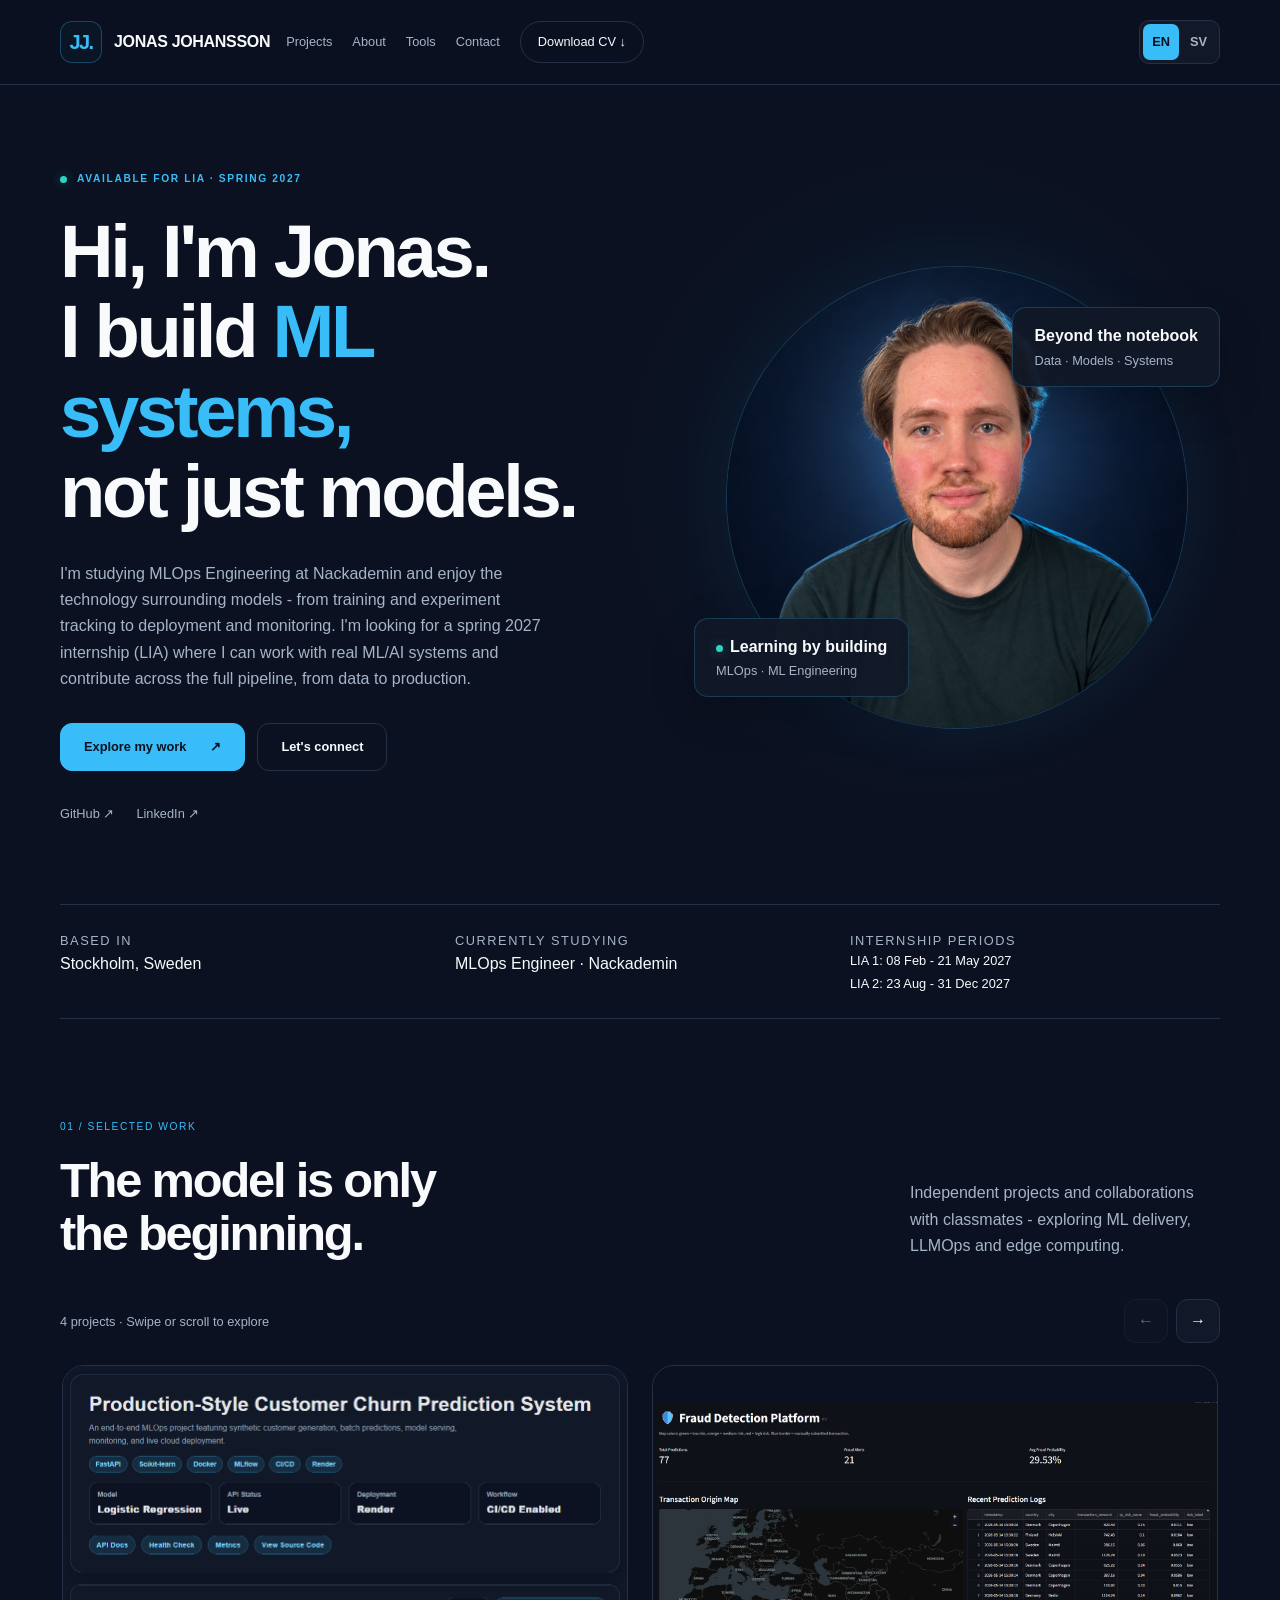
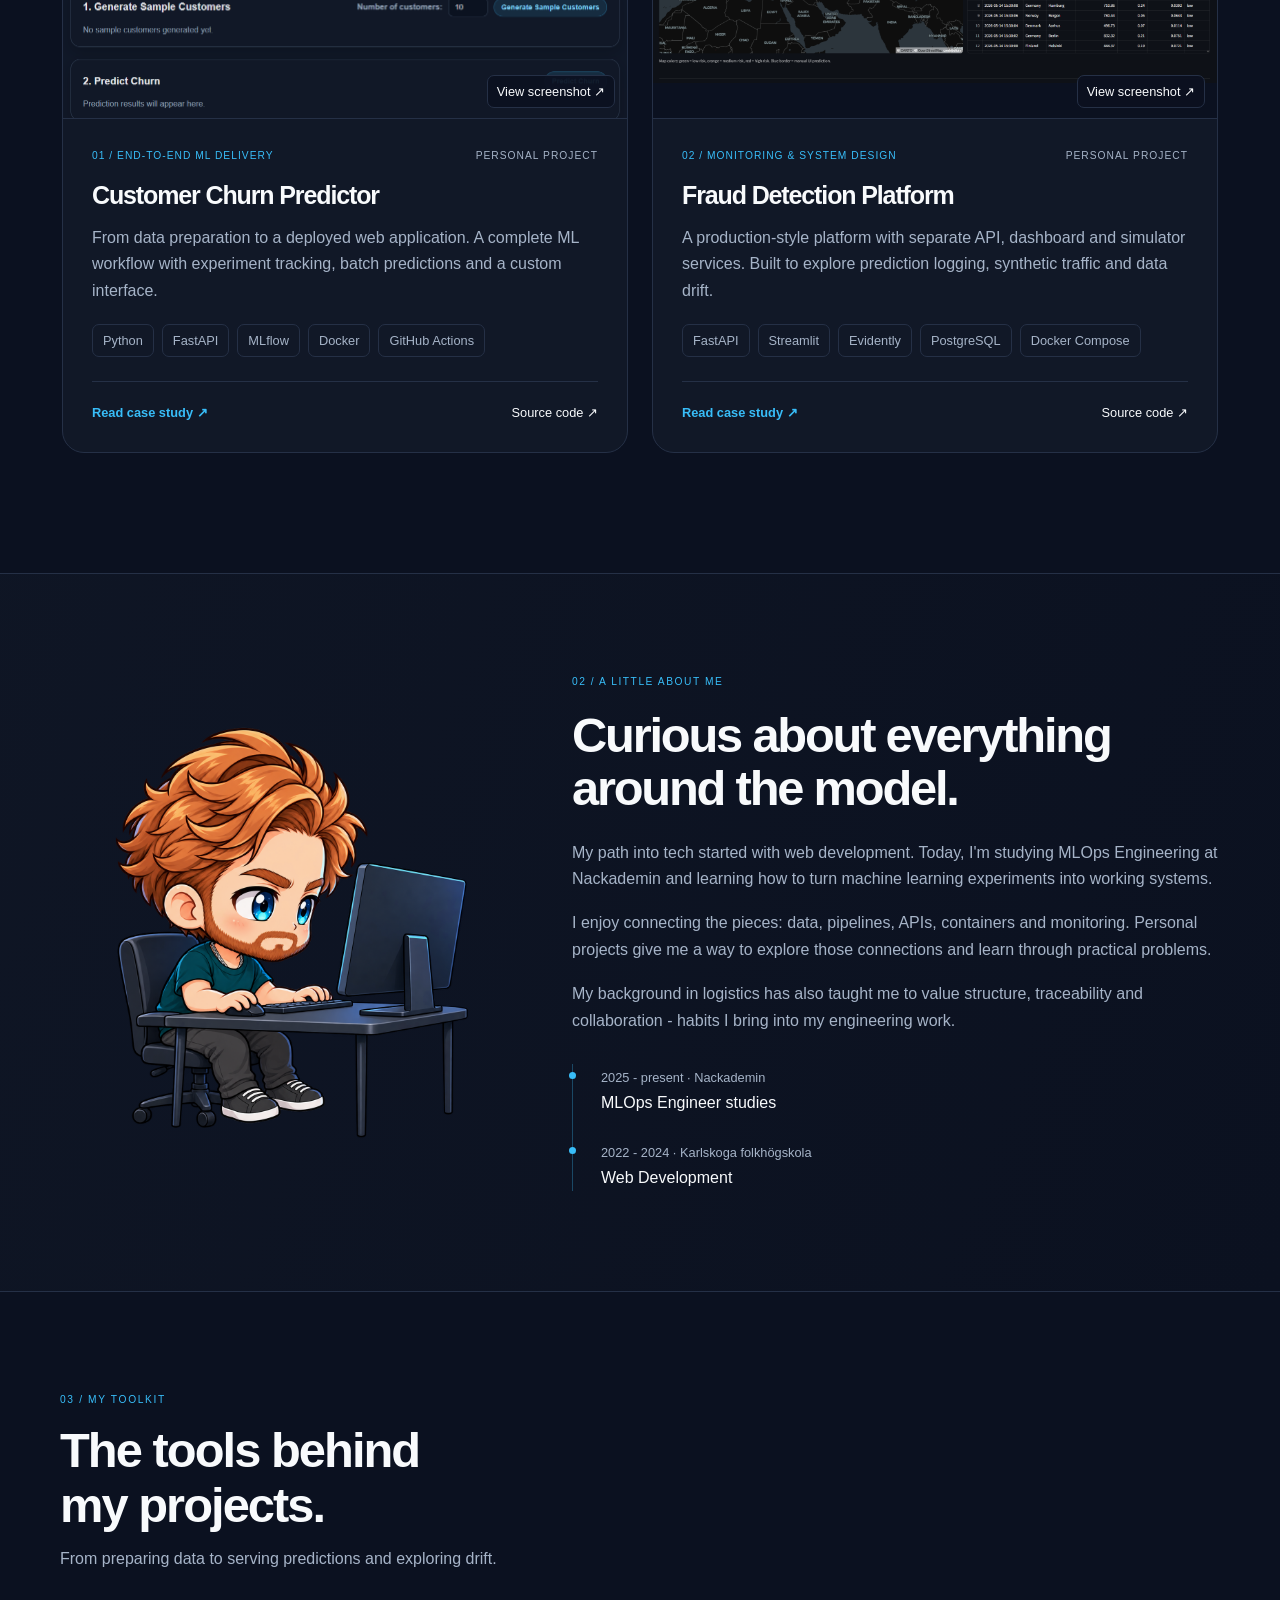
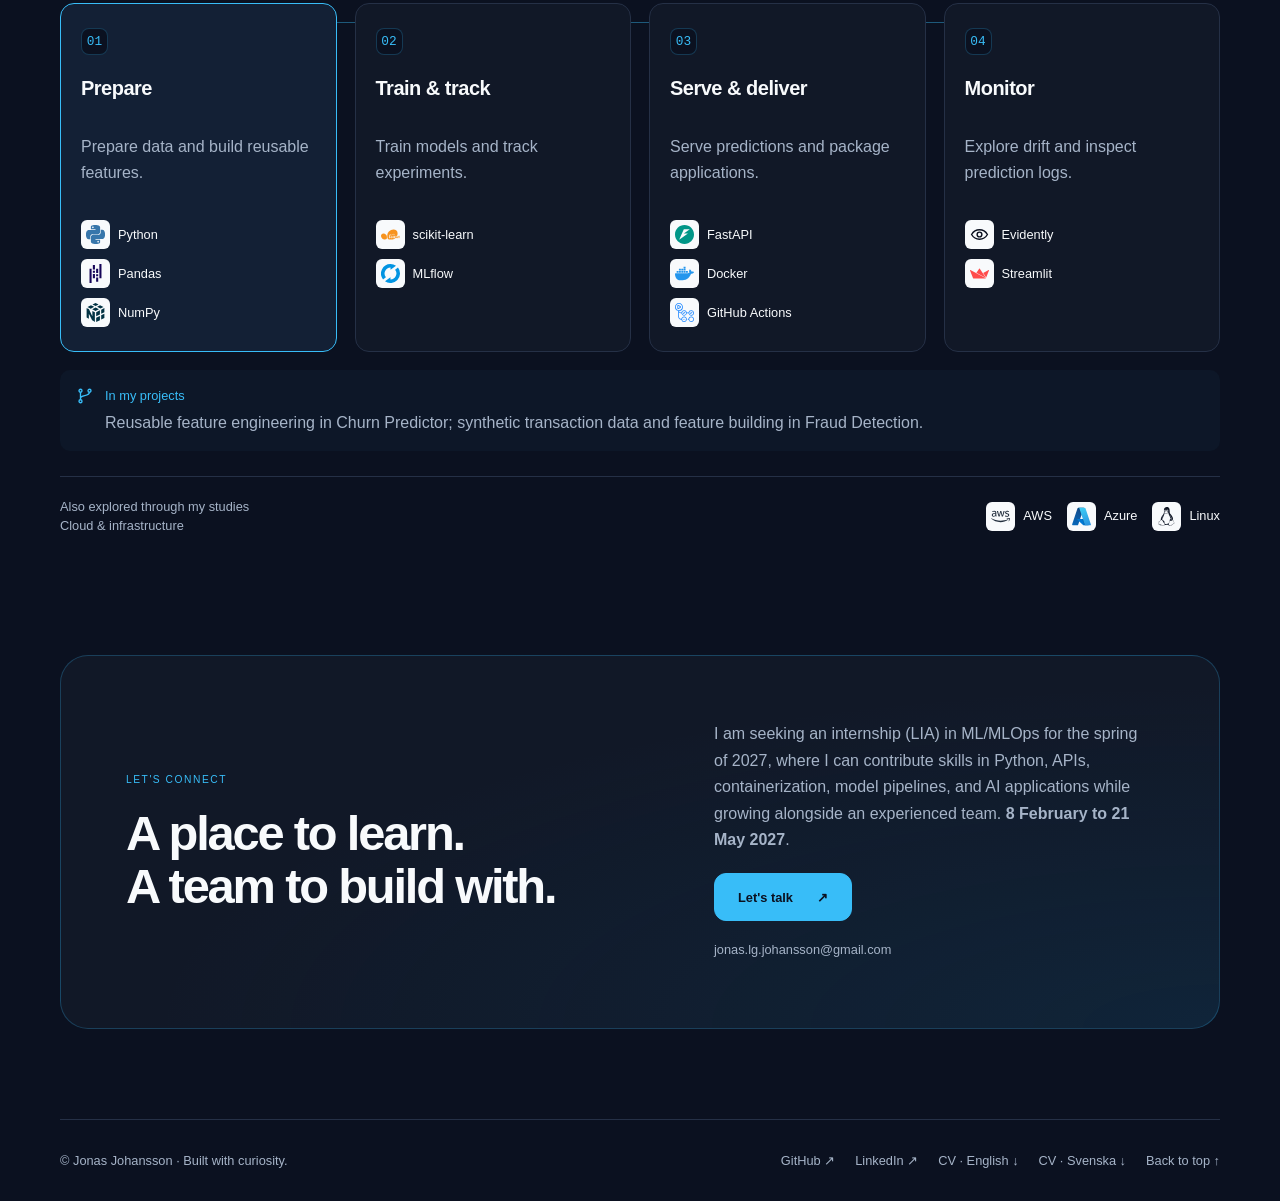
<file: index.html>
<!doctype html>
<html lang="en">

<head>
  <meta charset="utf-8">
  <meta name="viewport" content="width=device-width, initial-scale=1">
  <title data-i18n-text="[&quot;text_d3224117be44&quot;]">Jonas Johansson - MLOps Portfolio</title>
  <meta name="description"
    content="MLOps Engineer student in Stockholm. Explore my personal ML projects and get in touch about an internship in spring 2027."
    data-i18n-attrs="{&quot;content&quot;:&quot;text_2d0f6f3381c2&quot;}">
  <meta name="theme-color" content="#0b1120">
  <meta property="og:title" content="Jonas Johansson - MLOps Portfolio"
    data-i18n-attrs="{&quot;content&quot;:&quot;text_d3224117be44&quot;}">
  <meta property="og:description"
    content="MLOps Engineer student in Stockholm. Explore my personal ML projects and get in touch about an internship in spring 2027."
    data-i18n-attrs="{&quot;content&quot;:&quot;text_2d0f6f3381c2&quot;}">
  <meta property="og:type" content="website">
  <link rel="icon" href="assets/images/favicon.svg" type="image/svg+xml">
  <link rel="stylesheet" href="assets/css/styles.css">
  <script>document.documentElement.classList.add('js')</script>
  <script src="assets/js/i18n.js?v=20261002-2" defer></script>
  <script src="assets/js/main.js?v=20261002-2" defer></script>
</head>

<body>
  <a class="skip-link" href="#main" data-i18n-text="[&quot;text_0a4470d64e9d&quot;]">Skip to content</a>
  <header class="site-header">
    <div class="container nav-wrap"><a class="brand" href="#home" aria-label="Jonas Johansson - home"
        data-i18n-attrs="{&quot;aria-label&quot;:&quot;text_7cbac3f42b3f&quot;}"><span class="monogram"
          aria-hidden="true">JJ.</span>JONAS JOHANSSON</a>
      <div class="language-switch" role="group" aria-label="Language" hidden
        data-i18n-attrs="{&quot;aria-label&quot;:&quot;text_89b86ab0e66f&quot;}"><button type="button"
          data-language="en" lang="en" aria-label="English" aria-pressed="true">EN</button><button type="button"
          data-language="sv" lang="sv" aria-label="Svenska" aria-pressed="false">SV</button></div><button
        class="menu-toggle" type="button" aria-expanded="false" aria-controls="navigation"
        data-i18n-text="[&quot;text_57f5f5efbc59&quot;]">Menu</button>
      <nav class="nav-links" id="navigation" aria-label="Main navigation"
        data-i18n-attrs="{&quot;aria-label&quot;:&quot;text_efd197f3fce4&quot;}"><a href="#projects"
          data-i18n-text="[&quot;text_53e890d5f0ff&quot;]">Projects</a><a href="#about"
          data-i18n-text="[&quot;text_6b21fb791ac0&quot;]">About</a><a href="#tools"
          data-i18n-text="[&quot;text_4fa8cc860c52&quot;]">Tools</a><a href="#contact"
          data-i18n-text="[&quot;text_b37456c4530b&quot;]">Contact</a>
        <details class="cv-download">
          <summary class="nav-cv" data-i18n-text="[&quot;text_c4f64a635eb4&quot;]">Download CV ↓</summary>
          <div class="cv-options" aria-label="Choose CV language"
            data-i18n-attrs="{&quot;aria-label&quot;:&quot;text_6ecc9ee2afde&quot;}"><a
              href="assets/documents/jonas-johansson-cv-en.pdf" hreflang="en" download
              data-i18n-text="[&quot;text_abb0298754c3&quot;]">English CV</a><a
              href="assets/documents/jonas-johansson-cv-sv.pdf" hreflang="sv" download
              data-i18n-text="[&quot;text_e479f2c89d0c&quot;]">Swedish CV</a></div>
        </details>
      </nav>
    </div>
  </header>
  <main id="main">
    <div class="container" id="home">
      <section class="hero" aria-labelledby="hero-title">
        <div>
          <div class="eyebrow" data-i18n-text="[&quot;text_2ec6eabf4f66&quot;]"><span class="status-dot"
              aria-hidden="true"></span>Available for LIA · Spring 2027</div>
          <h1 id="hero-title"
            data-i18n-text="[&quot;text_f714b70c9432&quot;,&quot;text_f3d31b12a798&quot;,&quot;text_e23c75b726da&quot;]">
            Hi, I'm Jonas.<br>I build <span data-i18n-text="[&quot;text_d8356852c3c8&quot;]">ML systems,</span><br>not
            just models.</h1>
          <p class="hero-intro" data-i18n-text="[&quot;text_d5705d979bd7&quot;]">I'm studying MLOps Engineering at
            Nackademin and enjoy the technology surrounding models - from training and experiment tracking to deployment
            and monitoring. I'm looking for a spring 2027 internship (LIA) where I can work with real ML/AI systems and
            contribute across the full pipeline, from data to production.</p>
          <div class="actions"><a class="button button-primary" href="#projects"
              data-i18n-text="[&quot;text_706276562a90&quot;]">Explore my work <span aria-hidden="true">↗</span></a><a
              class="button" href="#contact" data-i18n-text="[&quot;text_be208cec6515&quot;]">Let's connect</a></div>
          <div class="social-links"><a href="https://github.com/BigLurch" target="_blank"
              rel="noopener noreferrer">GitHub ↗</a><a href="https://www.linkedin.com/in/jonas-johansson-1516921b8/"
              target="_blank" rel="noopener noreferrer">LinkedIn ↗</a></div>
        </div>
        <div class="hero-art">
          <div class="portrait-slot image-slot" data-image="assets/images/hero-portrait.webp"
            data-alt="Portrait of Jonas Johansson"
            data-i18n-attrs="{&quot;data-alt&quot;:&quot;text_099da7e4eefe&quot;}">
            <div class="portrait-fallback fallback"><strong>JJ.</strong><small
                data-i18n-text="[&quot;text_cde4ddade6b1&quot;]">Portrait coming soon</small></div>
          </div>
          <div class="float-label top" data-i18n-text="[&quot;text_b0aed234b05e&quot;]"><strong
              data-i18n-text="[&quot;text_f3a2d4aebe8b&quot;]">Beyond the notebook</strong>Data · Models · Systems</div>
          <div class="float-label bottom" data-i18n-text="[&quot;text_058a6cb6e7d7&quot;]"><strong
              data-i18n-text="[&quot;text_8379e04b887e&quot;]"><span class="status-dot"
                aria-hidden="true"></span>Learning by building</strong>MLOps · ML Engineering</div>
        </div>
      </section>
      <div class="hero-meta">
        <div><small data-i18n-text="[&quot;text_0de20918c6ed&quot;]">Based in</small><strong
            data-i18n-text="[&quot;text_92169336ee42&quot;]">Stockholm, Sweden</strong></div>
        <div><small data-i18n-text="[&quot;text_7122c27ed597&quot;]">Currently studying</small><strong
            data-i18n-text="[&quot;text_9db59ba79891&quot;]">MLOps Engineer · Nackademin</strong></div>
        <div class="internship-periods">
          <small data-i18n-text='["text_9fa6b67345fc"]'>
            Internship periods
          </small>

          <div class="internship-dates">
            <strong data-i18n-text='["lia_period_1"]'>
              LIA 1: 08 Feb - 21 May 2027
            </strong>

            <strong data-i18n-text='["lia_period_2"]'>
              LIA 2: 23 Aug - 31 Dec 2027
            </strong>
          </div>
        </div>
      </div>
    </div>
    <section class="section container" id="projects" aria-labelledby="projects-title">
      <div class="section-heading">
        <div><span class="section-kicker" data-i18n-text="[&quot;text_2e972b629611&quot;]">01 / Selected work</span>
          <h2 id="projects-title" data-i18n-text="[&quot;text_880cbf740533&quot;,&quot;text_55383546ed14&quot;]">The
            model is only<br>the beginning.</h2>
        </div>
        <p data-i18n-text="[&quot;text_8c436a259829&quot;]">Independent projects and collaborations with classmates -
          exploring ML delivery, LLMOps and edge computing.</p>
      </div>
      <div class="project-scroll-toolbar">
        <p class="project-scroll-hint" id="project-scroll-hint" data-i18n-text="[&quot;text_f54d1282264c&quot;]">4
          projects · Swipe or scroll to explore</p>
        <div class="project-scroll-controls" hidden><button type="button" class="project-scroll-button"
            data-project-direction="previous" aria-label="Previous projects" aria-controls="project-track"
            data-i18n-attrs="{&quot;aria-label&quot;:&quot;text_2933c32767b6&quot;}">←</button><button type="button"
            class="project-scroll-button" data-project-direction="next" aria-label="Next projects"
            aria-controls="project-track"
            data-i18n-attrs="{&quot;aria-label&quot;:&quot;text_af09d283dd23&quot;}">→</button></div>
      </div>
      <div class="projects-grid project-track" id="project-track" tabindex="0" role="region"
        aria-labelledby="projects-title" aria-describedby="project-scroll-hint">
        <article class="project-card"><a class="project-image screenshot-frame" href="assets/images/churn-demo.png"
            target="_blank" rel="noopener noreferrer" aria-label="Open Churn Predictor screenshot in full size"
            data-i18n-attrs="{&quot;aria-label&quot;:&quot;text_99c0b98a5093&quot;}"><img
              src="assets/images/churn-demo.png"
              alt="Customer Churn Predictor interface with sample customer generation and batch prediction controls."
              width="1164" height="781" loading="lazy" decoding="async"
              data-i18n-attrs="{&quot;alt&quot;:&quot;text_32954e093424&quot;}"><span class="screenshot-hint"
              aria-hidden="true" data-i18n-text="[&quot;text_bd7a80019fb9&quot;]">View screenshot ↗</span></a>
          <div class="project-info">
            <div class="project-topline"><span data-i18n-text="[&quot;text_d9b4db8405cd&quot;]">01 / End-to-end ML
                delivery</span><span data-i18n-text="[&quot;text_f376ce24d85c&quot;]">Personal project</span></div>
            <h3>Customer Churn Predictor</h3>
            <p data-i18n-text="[&quot;text_a4cd856e13fb&quot;]">From data preparation to a deployed web application. A
              complete ML workflow with experiment tracking, batch predictions and a custom interface.</p>
            <div class="tags"><span class="tag">Python</span><span class="tag">FastAPI</span><span
                class="tag">MLflow</span><span class="tag">Docker</span><span class="tag">GitHub Actions</span></div>
            <div class="card-links"><a class="text-link" href="projects/churn-predictor.html"
                data-i18n-text="[&quot;text_deb03c019dad&quot;]">Read case study <span aria-hidden="true">↗</span></a><a
                href="https://github.com/BigLurch/churn-predictor" target="_blank" rel="noopener noreferrer"
                aria-label="View Customer Churn Predictor source on GitHub"
                data-i18n-text="[&quot;text_7f13e08fd9a6&quot;]"
                data-i18n-attrs="{&quot;aria-label&quot;:&quot;text_b0495b450bb5&quot;}">Source code ↗</a></div>
          </div>
        </article>
        <article class="project-card"><a class="project-image screenshot-frame" href="assets/images/fraud-dashboard.png"
            target="_blank" rel="noopener noreferrer" aria-label="Open Fraud Detection screenshot in full size"
            data-i18n-attrs="{&quot;aria-label&quot;:&quot;text_fa7d787f3d1d&quot;}"><img
              src="assets/images/fraud-dashboard.png"
              alt="Fraud Detection dashboard showing summary metrics, a transaction origin map and recent prediction logs."
              width="1762" height="877" loading="lazy" decoding="async"
              data-i18n-attrs="{&quot;alt&quot;:&quot;text_72d1832f70a0&quot;}"><span class="screenshot-hint"
              aria-hidden="true" data-i18n-text="[&quot;text_bd7a80019fb9&quot;]">View screenshot ↗</span></a>
          <div class="project-info">
            <div class="project-topline"><span data-i18n-text="[&quot;text_d31d4f6640ee&quot;]">02 / Monitoring & system
                design</span><span data-i18n-text="[&quot;text_f376ce24d85c&quot;]">Personal project</span></div>
            <h3>Fraud Detection Platform</h3>
            <p data-i18n-text="[&quot;text_24f1dcb38304&quot;]">A production-style platform with separate API, dashboard
              and simulator services. Built to explore prediction logging, synthetic traffic and data drift.</p>
            <div class="tags"><span class="tag">FastAPI</span><span class="tag">Streamlit</span><span
                class="tag">Evidently</span><span class="tag">PostgreSQL</span><span class="tag">Docker Compose</span>
            </div>
            <div class="card-links"><a class="text-link" href="projects/fraud-detection.html"
                data-i18n-text="[&quot;text_deb03c019dad&quot;]">Read case study <span aria-hidden="true">↗</span></a><a
                href="https://github.com/BigLurch/fraud_detection_platform" target="_blank" rel="noopener noreferrer"
                aria-label="View Fraud Detection Platform source on GitHub"
                data-i18n-text="[&quot;text_7f13e08fd9a6&quot;]"
                data-i18n-attrs="{&quot;aria-label&quot;:&quot;text_ae8442ba3c1b&quot;}">Source code ↗</a></div>
          </div>
        </article>
        <article class="project-card"><a class="project-image screenshot-frame"
            href="assets/images/nordic-travel-chatbot.png" target="_blank" rel="noopener noreferrer"
            aria-label="Open Nordic Travel Chatbot screenshot in full size"
            data-i18n-attrs="{&quot;aria-label&quot;:&quot;text_20f7ed300947&quot;}"><img
              src="assets/images/nordic-travel-chatbot.png"
              alt="Nordic Travel Chatbot Streamlit interface with country, city, trip length and budget controls."
              width="3572" height="1960" loading="lazy" decoding="async"
              data-i18n-attrs="{&quot;alt&quot;:&quot;text_0e5bad9e41f7&quot;}"><span class="screenshot-hint"
              aria-hidden="true" data-i18n-text="[&quot;text_bd7a80019fb9&quot;]">View screenshot ↗</span></a>
          <div class="project-info">
            <div class="project-topline"><span data-i18n-text="[&quot;text_16ef3c737c57&quot;]">03 / LLMOps</span><span
                data-i18n-text="[&quot;text_11bcdf40d0f8&quot;]">Team project</span></div>
            <h3>Nordic Travel Chatbot</h3>
            <p data-i18n-text="[&quot;text_b86aa52191ab&quot;]">A travel assistant built with classmates, combining
              curated Nordic travel data, a Pydantic-AI agent, FastAPI, Streamlit and MLflow prompt registration and
              evaluation scripts.</p>
            <div class="tags"><span class="tag">Pydantic-AI</span><span class="tag">FastAPI</span><span
                class="tag">Streamlit</span><span class="tag">MLflow</span><span class="tag">Docker</span></div>
            <div class="card-links"><a class="text-link" href="projects/nordic-travel-chatbot.html"
                data-i18n-text="[&quot;text_96bfc05291ee&quot;]">Read case study ↗</a><a
                href="https://github.com/BigLurch/llmops_fullstack_project" target="_blank" rel="noopener noreferrer"
                data-i18n-text="[&quot;text_63de8e76472e&quot;]">My fork ↗</a><span class="project-team-note"
                data-i18n-text="[&quot;text_0f158fe11f52&quot;]">My role: frontend, data & Azure</span></div>
          </div>
        </article>
        <article class="project-card"><a class="project-image screenshot-frame"
            href="assets/images/projects/plant/plant-prototype.jpg" target="_blank" rel="noopener noreferrer"><img
              src="assets/images/projects/plant/plant-prototype.jpg"
              alt="Plant Growth Monitor physical prototype with sensors, an OLED display and a potted plant."
              width="2251" height="1865" loading="lazy" decoding="async"
              data-i18n-attrs="{&quot;alt&quot;:&quot;text_319b05569700&quot;}"><span class="screenshot-hint"
              aria-hidden="true" data-i18n-text="[&quot;text_3da27e5bc13e&quot;]">View photo ↗</span></a>
          <div class="project-info">
            <div class="project-topline"><span data-i18n-text="[&quot;text_07b494dd2f5c&quot;]">04 / Edge
                computing</span><span data-i18n-text="[&quot;text_11bcdf40d0f8&quot;]">Team project</span></div>
            <h3>Plant Growth Monitor</h3>
            <p data-i18n-text="[&quot;text_c2d2d2f515fb&quot;]">An edge-computing prototype built with classmates. A
              Pico measures moisture and distance, provides local feedback and sends readings through MQTT to
              TimescaleDB and Grafana.</p>
            <div class="tags"><span class="tag">MicroPython</span><span class="tag">MQTT</span><span
                class="tag">TimescaleDB</span><span class="tag">Grafana</span><span class="tag">Docker Compose</span>
            </div>
            <div class="card-links"><a class="text-link" href="projects/plant-growth-monitor.html"
                data-i18n-text="[&quot;text_96bfc05291ee&quot;]">Read case study ↗</a><a
                href="https://github.com/BigLurch/Plant_Growth_Monitor" target="_blank" rel="noopener noreferrer"
                data-i18n-text="[&quot;text_63de8e76472e&quot;]">My fork ↗</a><span class="project-team-note"
                data-i18n-text="[&quot;text_345cda451cf7&quot;]">My role: hardware & Azure</span></div>
          </div>
        </article>
      </div>

      <!-- <aside class="certification-card" aria-labelledby="certification-title">

        <div class="certification-header">
          <span class="section-kicker" data-i18n-text='["text_6ee48cf1209a"]'>
            Current focus
          </span>

          <svg class="certification-icon" xmlns="http://www.w3.org/2000/svg" width="20" height="20" viewBox="0 0 24 24"
            fill="none" stroke="currentColor" stroke-width="1.7" stroke-linecap="round" stroke-linejoin="round"
            aria-hidden="true">
            <circle cx="12" cy="8" r="5" />
            <path d="M8.8 12 7 22l5-3 5 3-1.8-10" />
          </svg>
        </div>

        <h3 id="certification-title">
          AWS Certified Machine Learning Engineer - Associate
        </h3>

        <p class="certification-description" data-i18n-text='["text_6b9a56af651a"]'>
          I'm currently preparing for the AWS Certified Machine Learning
          Engineer - Associate (MLA-C02) certification to deepen my
          knowledge of building, deploying and operating machine learning
          solutions on AWS.
        </p>

        <div class="tags certification-tags">
          <span class="tag">AWS</span>
          <span class="tag">Machine Learning</span>
          <span class="tag">MLOps</span>
          <span class="tag">Cloud</span>
        </div>

        <div class="certification-footer">
          <div class="certification-status">
            <svg xmlns="http://www.w3.org/2000/svg" width="16" height="16" viewBox="0 0 24 24" fill="none"
              stroke="currentColor" stroke-width="1.7" stroke-linecap="round" stroke-linejoin="round"
              aria-hidden="true">
              <path d="M12 7v14" />
              <path d="M3 18V5a1 1 0 0 1 1-1h4a4 4 0 0 1 4 4
                 4 4 0 0 1 4-4h4a1 1 0 0 1 1 1v13
                 a1 1 0 0 1-1 1h-4a4 4 0 0 0-4 2
                 4 4 0 0 0-4-2H4a1 1 0 0 1-1-1z" />
            </svg>

            <span data-i18n-text='["text_c55d93907197"]'>
              PREPARATION IN PROGRESS
            </span>
          </div>

          <span class="certification-target" data-i18n-text='["text_253e2fae5d6a"]'>
            Target: Q1 2027
          </span>
        </div>

      </aside> -->

    </section>
    <section class="section about-section" id="about" aria-labelledby="about-title">
      <div class="container about-grid">
        <div class="about-image about-illustration"><img src="assets/images/jonas-at-computer.png"
            alt="Chibi illustration of Jonas concentrating on his work at a computer." width="1254" height="1254"
            loading="lazy" decoding="async" data-i18n-attrs="{&quot;alt&quot;:&quot;text_52f02454fe30&quot;}"></div>
        <div class="about-copy"><span class="section-kicker" data-i18n-text="[&quot;text_687c3992a643&quot;]">02 / A
            little about me</span>
          <h2 id="about-title" data-i18n-text="[&quot;text_2de045b3a8af&quot;,&quot;text_fb09a2f1c66f&quot;]">Curious
            about everything<br>around the model.</h2>
          <p data-i18n-text="[&quot;text_2c2189ee5a91&quot;]">My path into tech started with web development. Today, I'm
            studying MLOps Engineering at Nackademin and learning how to turn machine learning experiments into working
            systems.</p>
          <p data-i18n-text="[&quot;text_085c5593f949&quot;]">I enjoy connecting the pieces: data, pipelines, APIs,
            containers and monitoring. Personal projects give me a way to explore those connections and learn through
            practical problems.</p>
          <p data-i18n-text="[&quot;text_bcf3998c6747&quot;]">My background in logistics has also taught me to value
            structure, traceability and collaboration - habits I bring into my engineering work.</p>
          <div class="timeline">
            <div class="timeline-item"><small data-i18n-text="[&quot;text_59728720986b&quot;]">2025 - present ·
                Nackademin</small><strong data-i18n-text="[&quot;text_95beafef5963&quot;]">MLOps Engineer
                studies</strong></div>
            <div class="timeline-item"><small>2022 - 2024 · Karlskoga folkhögskola</small><strong
                data-i18n-text="[&quot;text_9adbbf981a60&quot;]">Web Development</strong></div>
          </div>
        </div>
      </div>
    </section>
    <section class="section container toolkit" id="tools" aria-labelledby="tools-title">
      <span class="kicker" data-i18n-text="[&quot;text_60ad0a128f10&quot;]">03 / My toolkit</span>
      <h2 id="tools-title" data-i18n-text="[&quot;text_0d6d1012b911&quot;,&quot;text_625a7b5e1223&quot;]">The tools
        behind<br>my projects.</h2>
      <p class="subtitle" data-i18n-text="[&quot;text_7500e372133e&quot;]">From preparing data to serving predictions
        and exploring drift.</p>
      <div class="flow" aria-label="ML workflow stages"
        data-i18n-attrs="{&quot;aria-label&quot;:&quot;text_162c54ca4667&quot;}">
        <button type="button" class="stage" disabled data-stage="prepare" aria-pressed="true">
          <span class="step">01</span><span class="stage-title"
            data-i18n-text="[&quot;text_2f4240de4d36&quot;]">Prepare</span>
          <span class="stage-description" data-i18n-text="[&quot;text_d2e6e96a4627&quot;]">Prepare data and build
            reusable features.</span>
          <span class="tools">
            <span class="tool"><span class="tool-icon"><img src="assets/images/tools/python.svg"
                  alt=""></span>Python</span>
            <span class="tool"><span class="tool-icon"><img src="assets/images/tools/pandas.svg"
                  alt=""></span>Pandas</span>
            <span class="tool"><span class="tool-icon"><img src="assets/images/tools/numpy.svg"
                  alt=""></span>NumPy</span>
          </span>
        </button>
        <button type="button" class="stage" disabled data-stage="train" aria-pressed="false">
          <span class="step">02</span><span class="stage-title" data-i18n-text="[&quot;text_c9b17527622d&quot;]">Train
            &amp; track</span>
          <span class="stage-description" data-i18n-text="[&quot;text_2cbc6de26652&quot;]">Train models and track
            experiments.</span>
          <span class="tools">
            <span class="tool"><span class="tool-icon"><img src="assets/images/tools/scikitlearn.svg"
                  alt=""></span>scikit-learn</span>
            <span class="tool"><span class="tool-icon"><img src="assets/images/tools/mlflow.svg"
                  alt=""></span>MLflow</span>
          </span>
        </button>
        <button type="button" class="stage" disabled data-stage="serve" aria-pressed="false">
          <span class="step">03</span><span class="stage-title" data-i18n-text="[&quot;text_b08942767e8e&quot;]">Serve
            &amp; deliver</span>
          <span class="stage-description" data-i18n-text="[&quot;text_680669ef553a&quot;]">Serve predictions and package
            applications.</span>
          <span class="tools">
            <span class="tool"><span class="tool-icon"><img src="assets/images/tools/fastapi.svg"
                  alt=""></span>FastAPI</span>
            <span class="tool"><span class="tool-icon"><img src="assets/images/tools/docker.svg"
                  alt=""></span>Docker</span>
            <span class="tool"><span class="tool-icon"><img src="assets/images/tools/githubactions.svg"
                  alt=""></span>GitHub Actions</span>
          </span>
        </button>
        <button type="button" class="stage" disabled data-stage="monitor" aria-pressed="false">
          <span class="step">04</span><span class="stage-title"
            data-i18n-text="[&quot;text_ec0f10698082&quot;]">Monitor</span>
          <span class="stage-description" data-i18n-text="[&quot;text_8532855806df&quot;]">Explore drift and inspect
            prediction logs.</span>
          <span class="tools">
            <span class="tool"><span class="tool-icon"><svg viewBox="0 0 24 24" width="17" height="17" fill="none"
                  stroke="currentColor" stroke-width="1.8" aria-hidden="true">
                  <path d="M2 12s3.5-6 10-6 10 6 10 6-3.5 6-10 6S2 12 2 12Z" />
                  <circle cx="12" cy="12" r="3" />
                </svg></span>Evidently</span>
            <span class="tool"><span class="tool-icon"><img src="assets/images/tools/streamlit.svg"
                  alt=""></span>Streamlit</span>
          </span>
        </button>
      </div>
      <div class="detail" aria-live="polite">
        <svg viewBox="0 0 24 24" width="18" height="18" fill="none" stroke="currentColor" stroke-width="1.8"
          aria-hidden="true">
          <circle cx="6" cy="5" r="2" />
          <circle cx="6" cy="19" r="2" />
          <circle cx="18" cy="5" r="2" />
          <path d="M6 7v10M18 7c0 6-12 3-12 8" />
        </svg>
        <div><span class="detail-label" data-i18n-text="[&quot;text_2ed790791ec0&quot;]">In my projects</span><span
            class="detail-text" id="toolkit-stage-detail" data-i18n-text="[&quot;text_7378f2a07f7c&quot;]">Reusable
            feature engineering in Churn Predictor; synthetic transaction data and feature building in Fraud
            Detection.</span></div>
      </div>
      <div class="studies">
        <span class="studies-label" data-i18n-text="[&quot;text_662249506530&quot;,&quot;text_d3f8fd407519&quot;]">Also
          explored through my studies<br>Cloud &amp; infrastructure</span>
        <div class="studies-tools">
          <span class="tool"><span class="tool-icon"><img src="assets/images/tools/amazonwebservices.svg"
                alt=""></span>AWS</span>
          <span class="tool"><span class="tool-icon"><img src="assets/images/tools/microsoftazure.svg"
                alt=""></span>Azure</span>
          <span class="tool"><span class="tool-icon"><img src="assets/images/tools/linux.svg" alt=""></span>Linux</span>
        </div>
      </div>
    </section>
    <section class="contact-section container" id="contact" aria-labelledby="contact-title">
      <div class="contact-panel">
        <div><span class="section-kicker" data-i18n-text="[&quot;text_be208cec6515&quot;]">Let's connect</span>
          <h2 id="contact-title" data-i18n-text="[&quot;text_3053362da776&quot;,&quot;text_8ebf5dbf621d&quot;]">A place
            to learn.<br>A team to build with.</h2>
        </div>
        <div>
          <p data-i18n-text="[&quot;text_4feba9812839&quot;,null]">I am seeking an internship (LIA) in ML/MLOps for the
            spring of 2027, where I can contribute skills in Python, APIs, containerization, model pipelines, and AI
            applications while growing alongside an experienced team. <strong
              data-i18n-text="[&quot;text_a9c94f428329&quot;]">8 February to 21
              May 2027</strong>.</p><a class="button button-primary" href="mailto:jonas.lg.johansson@gmail.com"
            data-i18n-text="[&quot;text_48cd9ff674a5&quot;]">Let's talk <span aria-hidden="true">↗</span></a><br><a
            class="email-link" href="mailto:jonas.lg.johansson@gmail.com">jonas.lg.johansson@gmail.com</a>
        </div>
      </div>
    </section>
  </main>
  <footer class="container footer-wrap"><span data-i18n-text="[&quot;text_ea0684b8c5bb&quot;]">© Jonas Johansson · Built
      with curiosity.</span>
    <div class="footer-links"><a href="https://github.com/BigLurch" target="_blank" rel="noopener noreferrer">GitHub
        ↗</a><a href="https://www.linkedin.com/in/jonas-johansson-1516921b8/" target="_blank"
        rel="noopener noreferrer">LinkedIn ↗</a><a href="assets/documents/jonas-johansson-cv-en.pdf" hreflang="en"
        download data-i18n-text="[&quot;text_c8a7e6c62be7&quot;]">CV · English ↓</a><a
        href="assets/documents/jonas-johansson-cv-sv.pdf" hreflang="sv" download
        data-i18n-text="[&quot;text_241caaa08b98&quot;]">CV · Svenska ↓</a><a href="#main"
        data-i18n-text="[&quot;text_73b4aa6f7d16&quot;]">Back to top ↑</a></div>
  </footer>
</body>

</html>
</file>
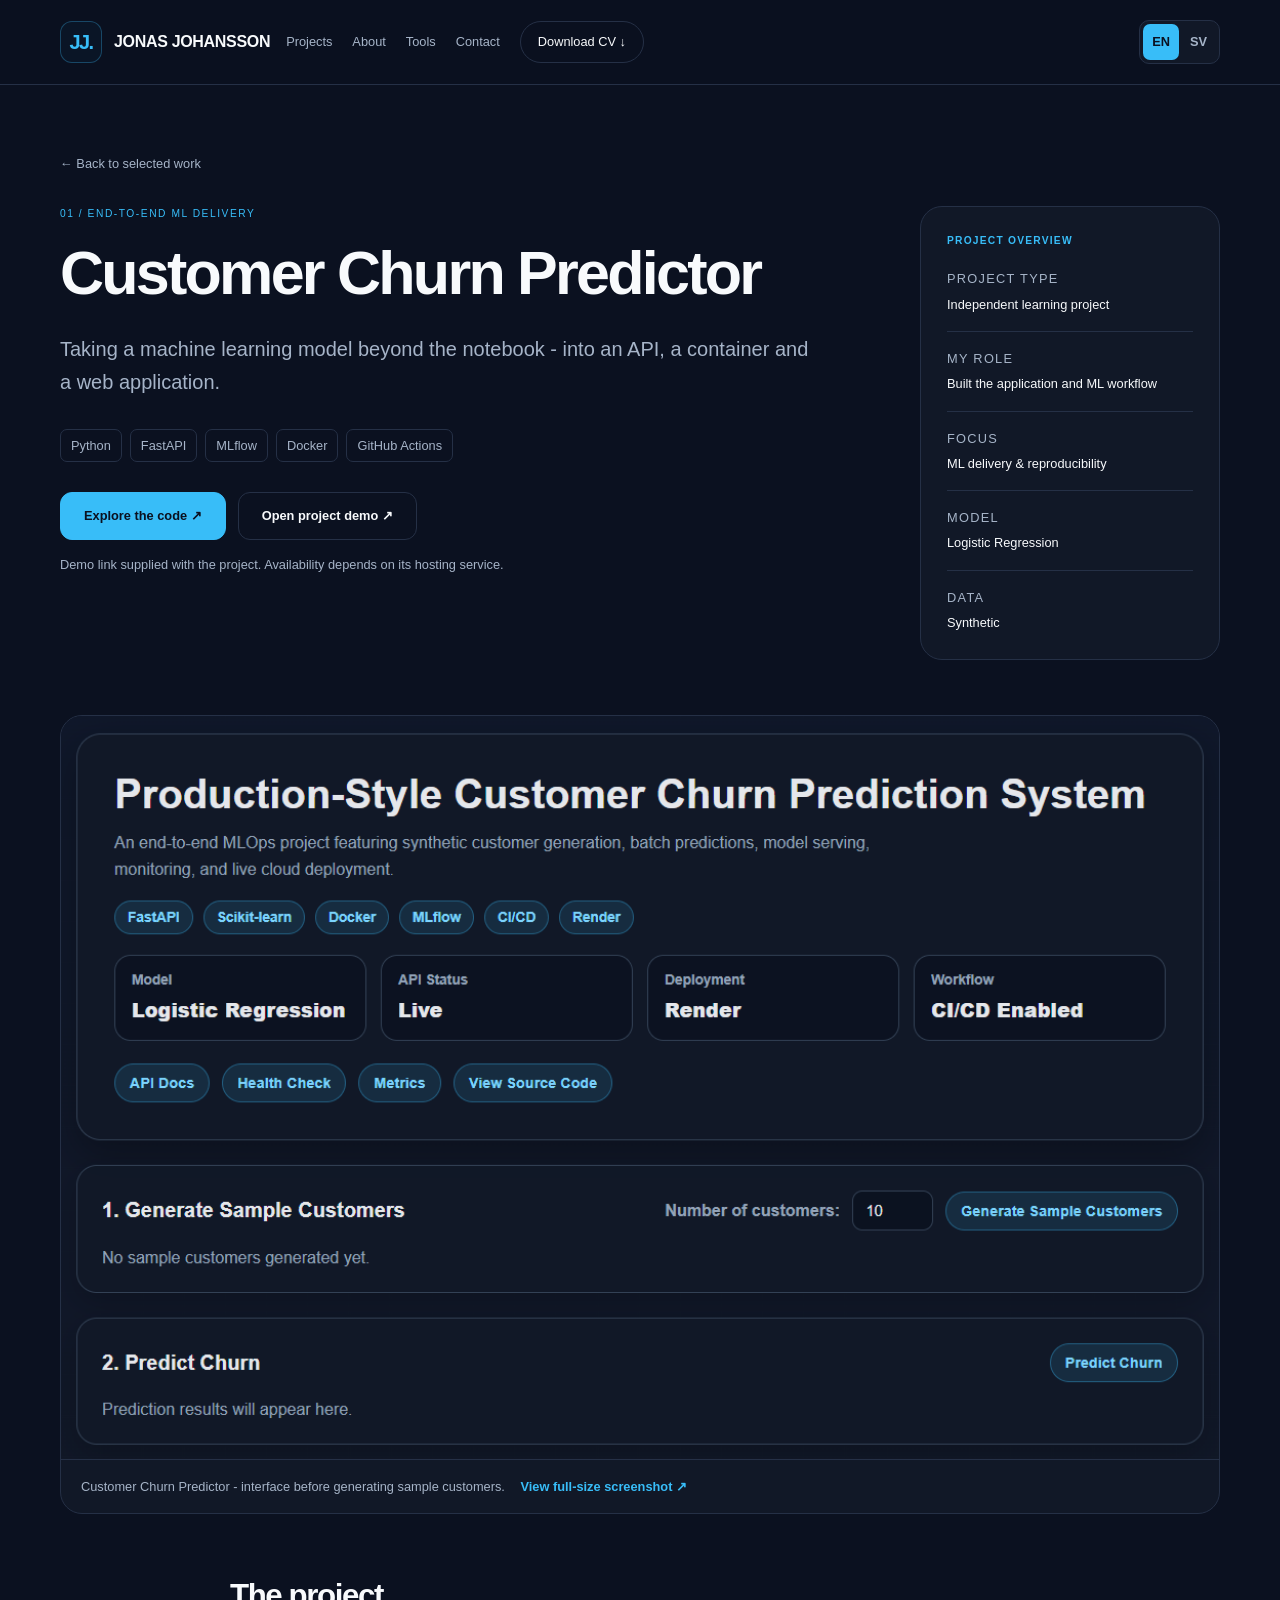
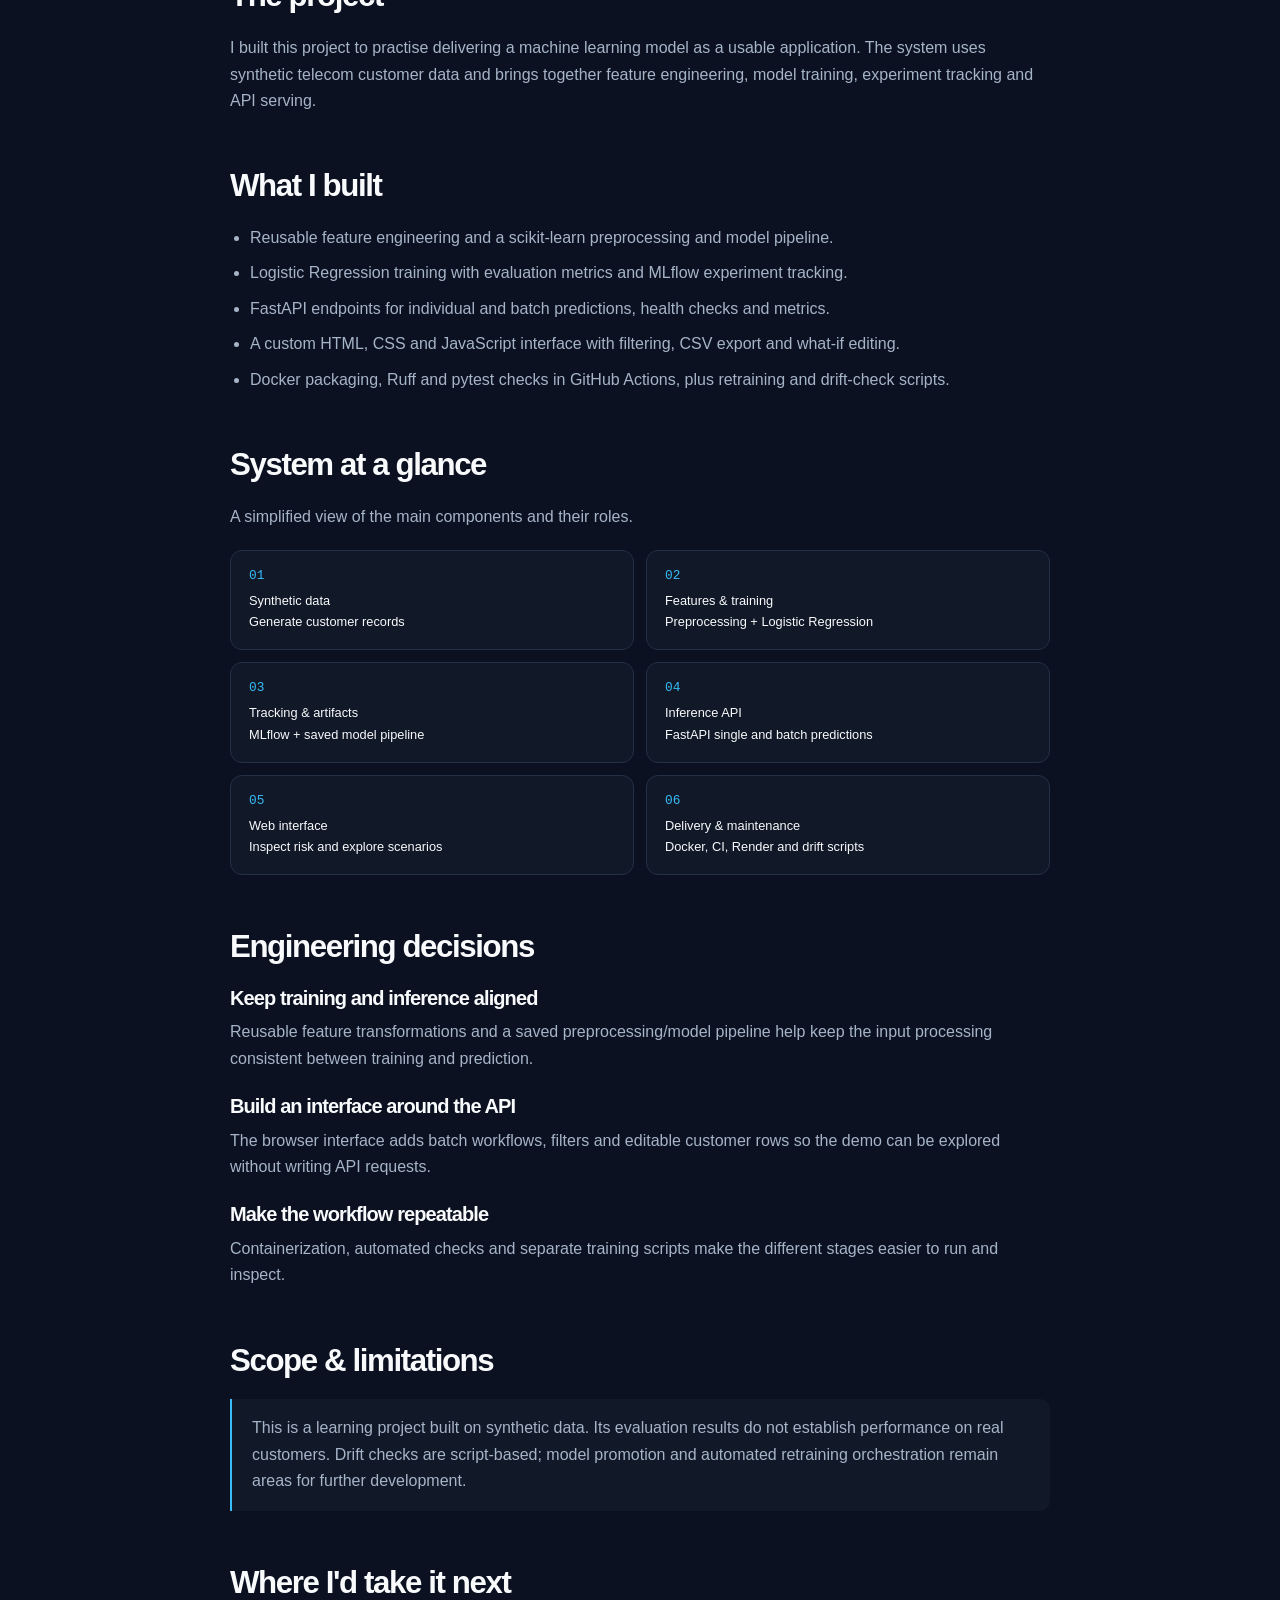
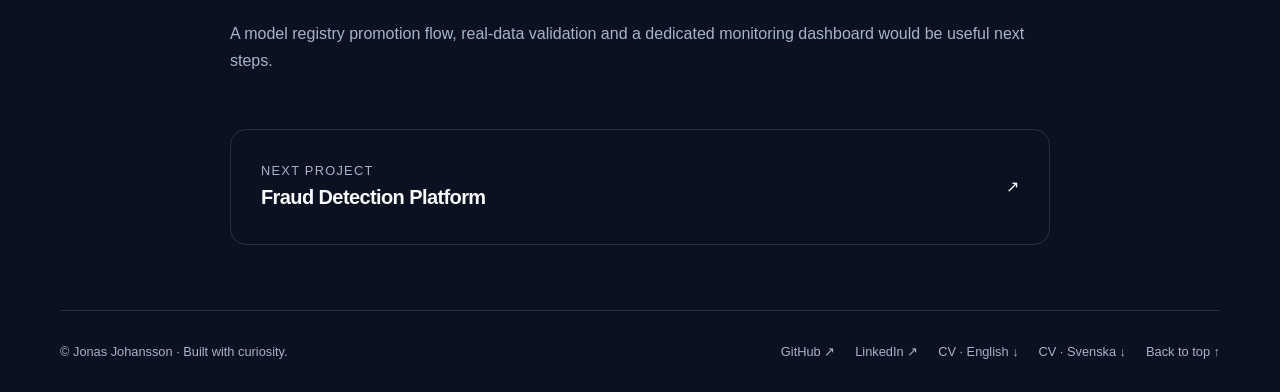
<file: projects/churn-predictor.html>
<!doctype html>
<html lang="en">

<head>
    <meta charset="utf-8">
    <meta name="viewport" content="width=device-width, initial-scale=1">
    <title>Customer Churn Predictor - Jonas Johansson</title>
    <meta name="description"
        content="Taking a machine learning model beyond the notebook - into an API, a container and a web application."
        data-i18n-attrs="{&quot;content&quot;:&quot;text_1e1ed7c0e12d&quot;}">
    <meta name="theme-color" content="#0b1120">
    <meta property="og:title" content="Customer Churn Predictor - Jonas Johansson">
    <meta property="og:description"
        content="Taking a machine learning model beyond the notebook - into an API, a container and a web application."
        data-i18n-attrs="{&quot;content&quot;:&quot;text_1e1ed7c0e12d&quot;}">
    <meta property="og:type" content="website">
    <link rel="icon" href="../assets/images/favicon.svg" type="image/svg+xml">
    <link rel="stylesheet" href="../assets/css/styles.css">
    <script>document.documentElement.classList.add('js')</script>
    <script src="../assets/js/i18n.js?v=20261002-2" defer></script>
    <script src="../assets/js/main.js?v=20261002-2" defer></script>
</head>

<body>
    <a class="skip-link" href="#main" data-i18n-text="[&quot;text_0a4470d64e9d&quot;]">Skip to content</a>
    <header class="site-header">
        <div class="container nav-wrap"><a class="brand" href="../index.html" aria-label="Jonas Johansson - home"
                data-i18n-attrs="{&quot;aria-label&quot;:&quot;text_7cbac3f42b3f&quot;}"><span class="monogram"
                    aria-hidden="true">JJ.</span>JONAS JOHANSSON</a>
            <div class="language-switch" role="group" aria-label="Language" hidden
                data-i18n-attrs="{&quot;aria-label&quot;:&quot;text_89b86ab0e66f&quot;}"><button type="button"
                    data-language="en" lang="en" aria-label="English" aria-pressed="true">EN</button><button
                    type="button" data-language="sv" lang="sv" aria-label="Svenska" aria-pressed="false">SV</button>
            </div><button class="menu-toggle" type="button" aria-expanded="false" aria-controls="navigation"
                data-i18n-text="[&quot;text_57f5f5efbc59&quot;]">Menu</button>
            <nav class="nav-links" id="navigation" aria-label="Main navigation"
                data-i18n-attrs="{&quot;aria-label&quot;:&quot;text_efd197f3fce4&quot;}"><a
                    href="../index.html#projects" data-i18n-text="[&quot;text_53e890d5f0ff&quot;]">Projects</a><a
                    href="../index.html#about" data-i18n-text="[&quot;text_6b21fb791ac0&quot;]">About</a><a
                    href="../index.html#tools" data-i18n-text="[&quot;text_4fa8cc860c52&quot;]">Tools</a><a
                    href="../index.html#contact" data-i18n-text="[&quot;text_b37456c4530b&quot;]">Contact</a>
                <details class="cv-download">
                    <summary class="nav-cv" data-i18n-text="[&quot;text_c4f64a635eb4&quot;]">Download CV ↓</summary>
                    <div class="cv-options" aria-label="Choose CV language"
                        data-i18n-attrs="{&quot;aria-label&quot;:&quot;text_6ecc9ee2afde&quot;}"><a
                            href="../assets/documents/jonas-johansson-cv-en.pdf" hreflang="en" download
                            data-i18n-text="[&quot;text_abb0298754c3&quot;]">English CV</a><a
                            href="../assets/documents/jonas-johansson-cv-sv.pdf" hreflang="sv" download
                            data-i18n-text="[&quot;text_e479f2c89d0c&quot;]">Swedish CV</a></div>
                </details>
            </nav>
        </div>
    </header>
    <main id="main" class="container">
        <header class="case-hero"><a class="back-link" href="../index.html#projects"
                data-i18n-text="[&quot;text_3e73e0821906&quot;]">← Back to selected work</a>
            <div class="case-hero-grid">
                <div class="case-hero-copy"><span class="section-kicker"
                        data-i18n-text="[&quot;text_d9b4db8405cd&quot;]">01 / End-to-end ML delivery</span>
                    <h1>Customer Churn Predictor</h1>
                    <p class="case-lead" data-i18n-text="[&quot;text_1e1ed7c0e12d&quot;]">Taking a machine learning
                        model beyond the notebook - into an API, a container and a web application.</p>
                    <div class="tags"><span class="tag">Python</span><span class="tag">FastAPI</span><span
                            class="tag">MLflow</span><span class="tag">Docker</span><span class="tag">GitHub
                            Actions</span></div>
                    <div class="actions"><a class="button button-primary"
                            href="https://github.com/BigLurch/churn-predictor" target="_blank" rel="noopener noreferrer"
                            data-i18n-text="[&quot;text_f884eb995001&quot;]">Explore the code ↗</a><a class="button"
                            href="https://churn-predictor-65f9.onrender.com" target="_blank" rel="noopener noreferrer"
                            data-i18n-text="[&quot;text_b7bacca5e5a5&quot;]">Open project demo ↗</a></div>
                    <p class="case-demo-note" data-i18n-text="[&quot;text_882cc1d37183&quot;]">Demo link
                        supplied with the project. Availability depends on its hosting service.</p>
                </div>
                <aside class="case-facts" aria-label="Project facts"
                    data-i18n-attrs="{&quot;aria-label&quot;:&quot;text_344a1b5fb02b&quot;}">
                    <h2 class="case-facts-title" data-i18n-text="[&quot;text_d4ae1b1a3cfb&quot;]">Project overview</h2>
                    <dl>
                        <div class="case-fact">
                            <dt data-i18n-text="[&quot;text_fc532d8676fe&quot;]">Project type</dt>
                            <dd data-i18n-text="[&quot;text_5c87c0e1809e&quot;]">Independent learning project</dd>
                        </div>
                        <div class="case-fact">
                            <dt data-i18n-text="[&quot;text_85db4af95000&quot;]">My role</dt>
                            <dd data-i18n-text="[&quot;text_2ce6e975461d&quot;]">Built the application and ML workflow
                            </dd>
                        </div>
                        <div class="case-fact">
                            <dt data-i18n-text="[&quot;text_fe7f55b8bf68&quot;]">Focus</dt>
                            <dd data-i18n-text="[&quot;text_2cb014616954&quot;]">ML delivery & reproducibility</dd>
                        </div>
                        <div class="case-fact">
                            <dt data-i18n-text="[&quot;text_68c2cc7f0cea&quot;]">Model</dt>
                            <dd data-i18n-text="[&quot;text_32ac4db536ca&quot;]">Logistic Regression</dd>
                        </div>
                        <div class="case-fact">
                            <dt>Data</dt>
                            <dd data-i18n-text="[&quot;text_76ecec7ce1fc&quot;]">Synthetic</dd>
                        </div>
                    </dl>
                </aside>
            </div>
        </header>
        <figure class="case-banner screenshot-detail"><a href="../assets/images/churn-demo.png" target="_blank"
                rel="noopener noreferrer" aria-label="Open Churn Predictor screenshot in full size"
                data-i18n-attrs="{&quot;aria-label&quot;:&quot;text_99c0b98a5093&quot;}"><img
                    src="../assets/images/churn-demo.png"
                    alt="Customer Churn Predictor interface with sample customer generation and batch prediction controls."
                    width="1164" height="781" loading="lazy" decoding="async"
                    data-i18n-attrs="{&quot;alt&quot;:&quot;text_32954e093424&quot;}"></a>
            <figcaption data-i18n-text="[&quot;text_e9db1f9658e6&quot;]">Customer Churn Predictor - interface before
                generating sample customers. <a class="text-link" href="../assets/images/churn-demo.png" target="_blank"
                    rel="noopener noreferrer" data-i18n-text="[&quot;text_884e78c82403&quot;]">View full-size screenshot
                    ↗</a></figcaption>
        </figure>
        <div class="case-body">
            <div class="case-content">
                <section>
                    <h2 data-i18n-text="[&quot;text_61759402cb7a&quot;]">The project</h2>
                    <p data-i18n-text="[&quot;text_ea97cf9e4b18&quot;]">I built this project to practise delivering a
                        machine learning model as a usable application. The system uses synthetic telecom customer data
                        and brings together feature engineering, model training, experiment tracking and API serving.
                    </p>
                </section>
                <section>
                    <h2 data-i18n-text="[&quot;text_98191047c6a0&quot;]">What I built</h2>
                    <ul>
                        <li data-i18n-text="[&quot;text_de9550c086c3&quot;]">Reusable feature engineering and a
                            scikit-learn preprocessing and model pipeline.</li>
                        <li data-i18n-text="[&quot;text_046b9e87ba2e&quot;]">Logistic Regression training with
                            evaluation metrics and MLflow experiment tracking.</li>
                        <li data-i18n-text="[&quot;text_cec7a8975db6&quot;]">FastAPI endpoints for individual and batch
                            predictions, health checks and metrics.</li>
                        <li data-i18n-text="[&quot;text_fc991d08f32e&quot;]">A custom HTML, CSS and JavaScript interface
                            with filtering, CSV export and what-if editing.</li>
                        <li data-i18n-text="[&quot;text_0bd034e6a921&quot;]">Docker packaging, Ruff and pytest checks in
                            GitHub Actions, plus retraining and drift-check scripts.</li>
                    </ul>
                </section>
                <section>
                    <h2 data-i18n-text="[&quot;text_3740ca2be5da&quot;]">System at a glance</h2>
                    <p class="case-architecture-intro" data-i18n-text="[&quot;text_4d681133fdeb&quot;]">A simplified view of
                        the main components and their roles.</p>
                    <ol class="architecture">
                        <li><strong data-i18n-text="[&quot;text_183df31b2869&quot;]">Synthetic data</strong><span
                                data-i18n-text="[&quot;text_814e681d9a1c&quot;]">Generate customer records</span></li>
                        <li><strong data-i18n-text="[&quot;text_7b5bf2f5d792&quot;]">Features & training</strong><span
                                data-i18n-text="[&quot;text_b27c615fdb47&quot;]">Preprocessing + Logistic
                                Regression</span></li>
                        <li><strong data-i18n-text="[&quot;text_a6f21853ba16&quot;]">Tracking & artifacts</strong><span
                                data-i18n-text="[&quot;text_58ce51a0c043&quot;]">MLflow + saved model pipeline</span>
                        </li>
                        <li><strong data-i18n-text="[&quot;text_3db09d71a82f&quot;]">Inference API</strong><span
                                data-i18n-text="[&quot;text_151365d2f841&quot;]">FastAPI single and batch
                                predictions</span></li>
                        <li><strong data-i18n-text="[&quot;text_8d132cce82db&quot;]">Web interface</strong><span
                                data-i18n-text="[&quot;text_f26902aebda5&quot;]">Inspect risk and explore
                                scenarios</span></li>
                        <li><strong data-i18n-text="[&quot;text_37fb1b62e79a&quot;]">Delivery &
                                maintenance</strong><span data-i18n-text="[&quot;text_1c32d2aaf70c&quot;]">Docker, CI,
                                Render and drift scripts</span></li>
                    </ol>
                </section>
                <section>
                    <h2 data-i18n-text="[&quot;text_fd02d7fcdc14&quot;]">Engineering decisions</h2>
                    <h3 data-i18n-text="[&quot;text_4cf761ecd3f7&quot;]">Keep training and inference aligned</h3>
                    <p data-i18n-text="[&quot;text_e9be650cf024&quot;]">Reusable feature transformations and a saved
                        preprocessing/model pipeline help keep the input processing consistent between training and
                        prediction.</p>
                    <h3 data-i18n-text="[&quot;text_3c0235a859f0&quot;]">Build an interface around the API</h3>
                    <p data-i18n-text="[&quot;text_400bb38c85cb&quot;]">The browser interface adds batch workflows,
                        filters and editable customer rows so the demo can be explored without writing API requests.</p>
                    <h3 data-i18n-text="[&quot;text_c49927734508&quot;]">Make the workflow repeatable</h3>
                    <p data-i18n-text="[&quot;text_89593a30ad82&quot;]">Containerization, automated checks and separate
                        training scripts make the different stages easier to run and inspect.</p>
                </section>
                <section>
                    <h2 data-i18n-text="[&quot;text_57116b20765f&quot;]">Scope & limitations</h2>
                    <p class="notice" data-i18n-text="[&quot;text_80f627de589b&quot;]">This is a learning project built
                        on synthetic data. Its evaluation results do not establish performance on real customers. Drift
                        checks are script-based; model promotion and automated retraining orchestration remain areas for
                        further development.</p>
                </section>
                <section>
                    <h2 data-i18n-text="[&quot;text_a775f8b5d9ca&quot;]">Where I'd take it next</h2>
                    <p data-i18n-text="[&quot;text_e861fbc0980a&quot;]">A model registry promotion flow, real-data
                        validation and a dedicated monitoring dashboard would be useful next steps.</p>
                </section><a class="next-project" href="fraud-detection.html">
                    <div><small data-i18n-text="[&quot;text_508fadca1ce1&quot;]">Next project</small><strong>Fraud
                            Detection Platform</strong></div><span aria-hidden="true">↗</span>
                </a>
            </div>
        </div>
    </main>
    <footer class="container footer-wrap"><span data-i18n-text="[&quot;text_ea0684b8c5bb&quot;]">© Jonas Johansson ·
            Built with curiosity.</span>
        <div class="footer-links"><a href="https://github.com/BigLurch" target="_blank" rel="noopener noreferrer">GitHub
                ↗</a><a href="https://www.linkedin.com/in/jonas-johansson-1516921b8/" target="_blank"
                rel="noopener noreferrer">LinkedIn ↗</a><a href="../assets/documents/jonas-johansson-cv-en.pdf"
                hreflang="en" download data-i18n-text="[&quot;text_c8a7e6c62be7&quot;]">CV · English ↓</a><a
                href="../assets/documents/jonas-johansson-cv-sv.pdf" hreflang="sv" download
                data-i18n-text="[&quot;text_241caaa08b98&quot;]">CV · Svenska ↓</a><a href="#main"
                data-i18n-text="[&quot;text_73b4aa6f7d16&quot;]">Back to top ↑</a></div>
    </footer>
</body>

</html>
</file>
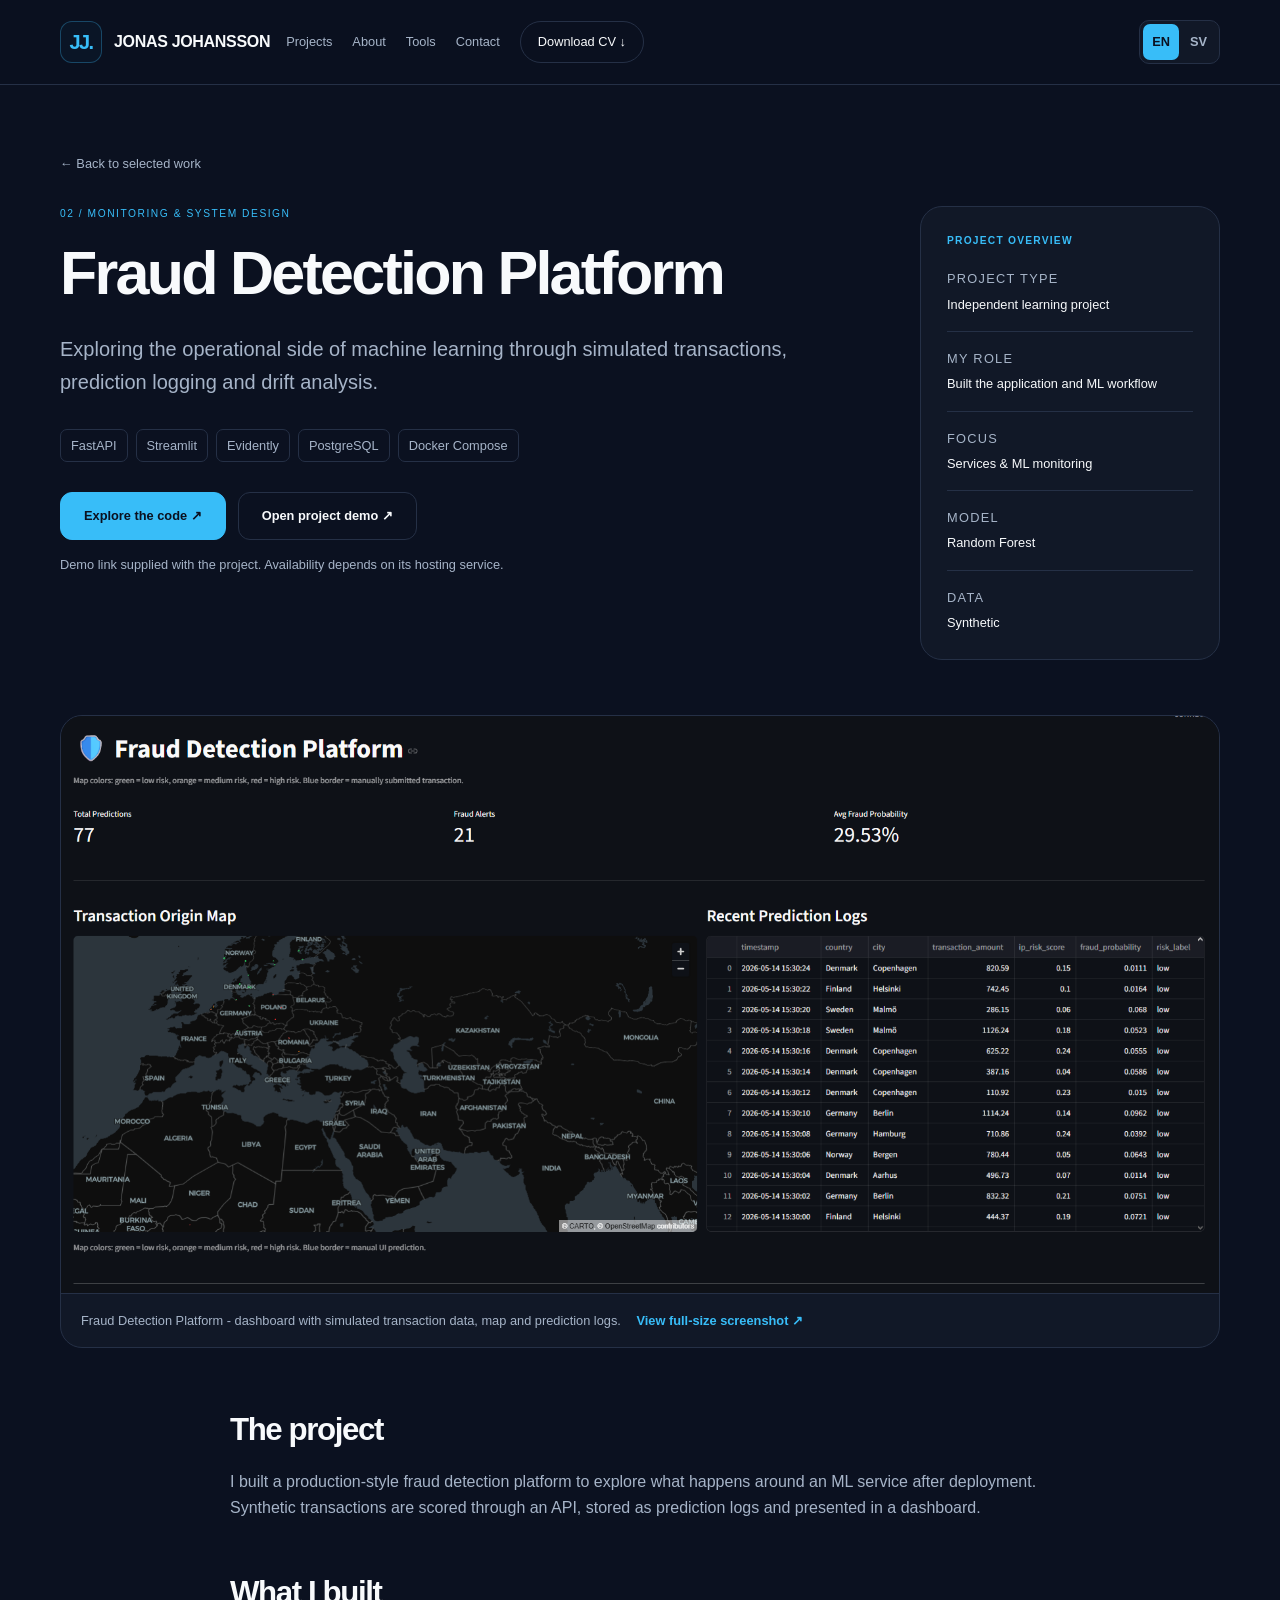
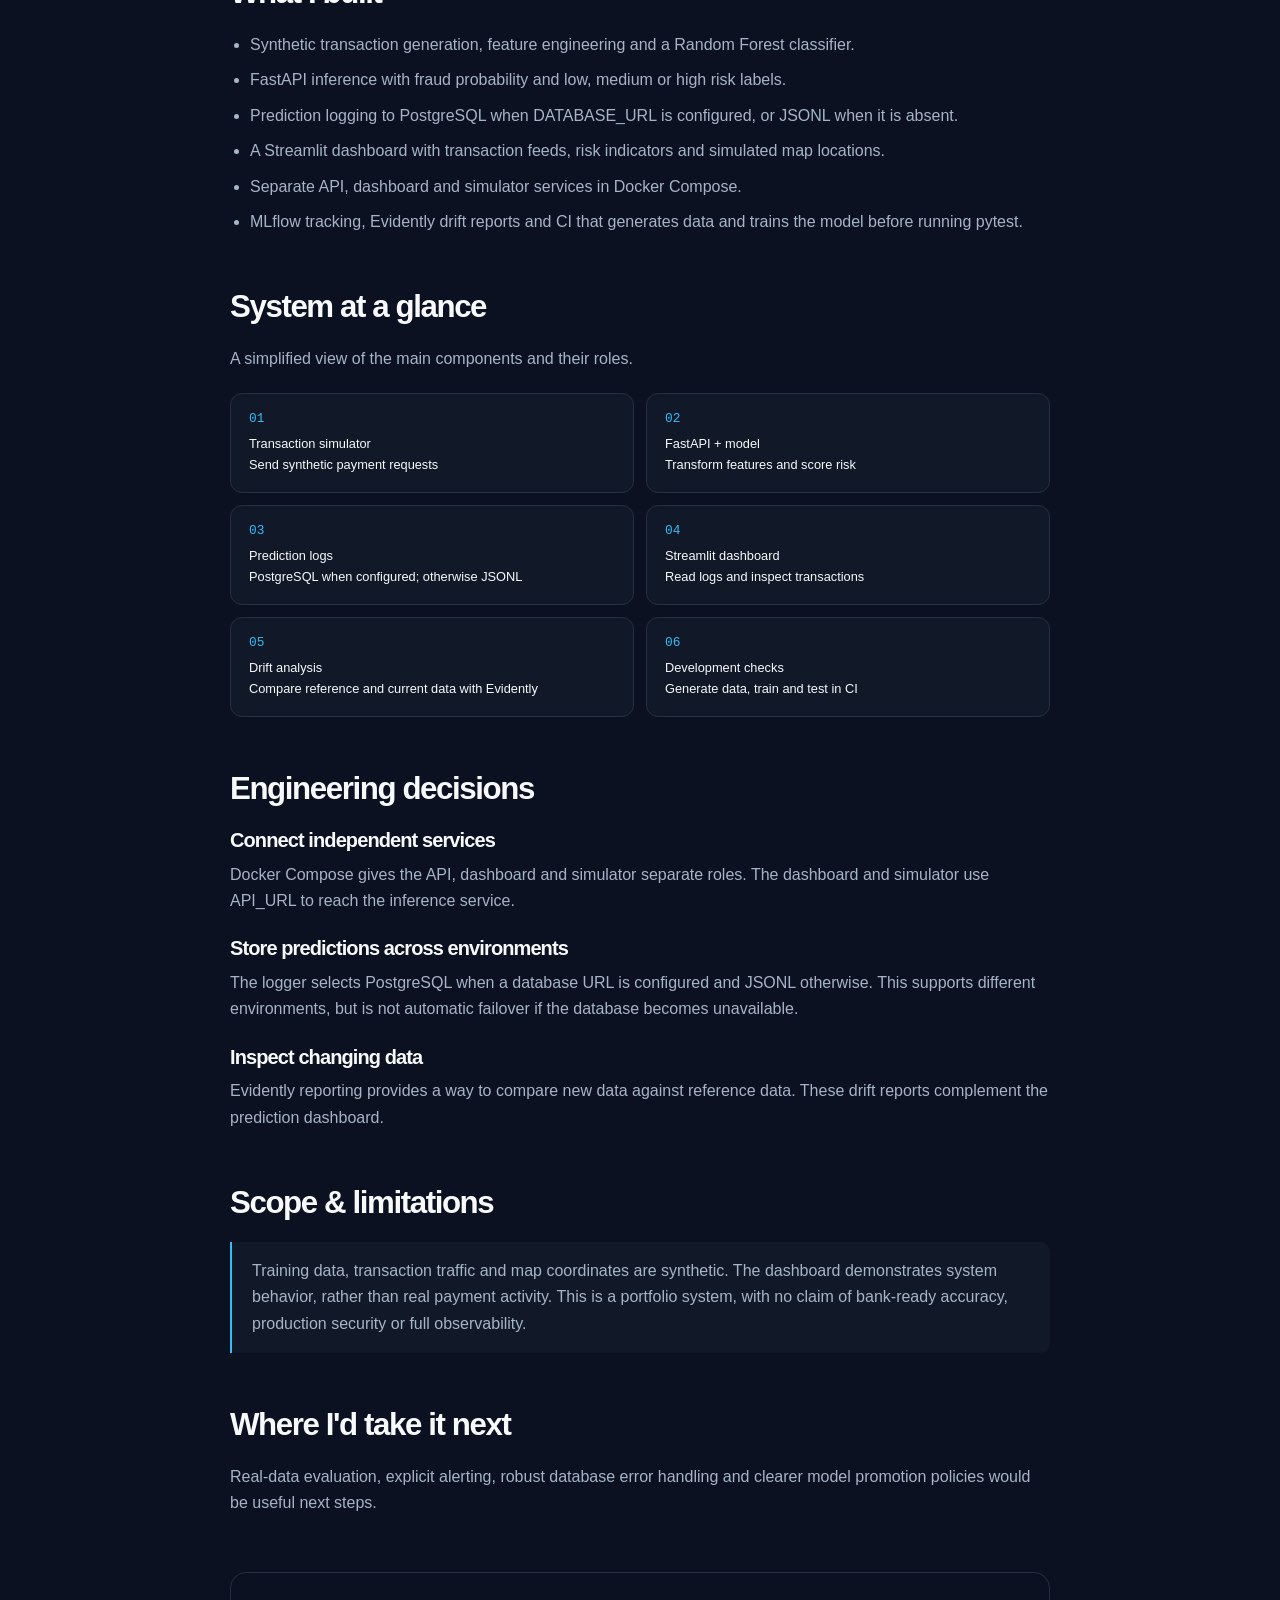
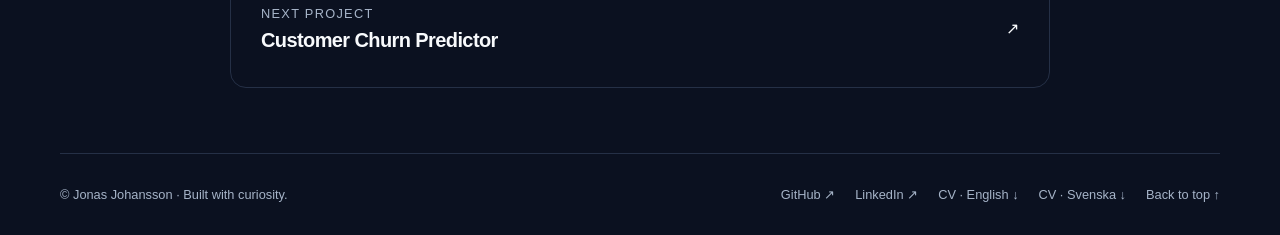
<file: projects/fraud-detection.html>
<!doctype html>
<html lang="en">

<head>
    <meta charset="utf-8">
    <meta name="viewport" content="width=device-width, initial-scale=1">
    <title>Fraud Detection Platform - Jonas Johansson</title>
    <meta name="description"
        content="Exploring the operational side of machine learning through simulated transactions, prediction logging and drift analysis."
        data-i18n-attrs="{&quot;content&quot;:&quot;text_0b8f75fc1fed&quot;}">
    <meta name="theme-color" content="#0b1120">
    <meta property="og:title" content="Fraud Detection Platform - Jonas Johansson">
    <meta property="og:description"
        content="Exploring the operational side of machine learning through simulated transactions, prediction logging and drift analysis."
        data-i18n-attrs="{&quot;content&quot;:&quot;text_0b8f75fc1fed&quot;}">
    <meta property="og:type" content="website">
    <link rel="icon" href="../assets/images/favicon.svg" type="image/svg+xml">
    <link rel="stylesheet" href="../assets/css/styles.css">
    <script>document.documentElement.classList.add('js')</script>
    <script src="../assets/js/i18n.js?v=20261002-2" defer></script>
    <script src="../assets/js/main.js?v=20261002-2" defer></script>
</head>

<body>
    <a class="skip-link" href="#main" data-i18n-text="[&quot;text_0a4470d64e9d&quot;]">Skip to content</a>
    <header class="site-header">
        <div class="container nav-wrap"><a class="brand" href="../index.html" aria-label="Jonas Johansson - home"
                data-i18n-attrs="{&quot;aria-label&quot;:&quot;text_7cbac3f42b3f&quot;}"><span class="monogram"
                    aria-hidden="true">JJ.</span>JONAS JOHANSSON</a>
            <div class="language-switch" role="group" aria-label="Language" hidden
                data-i18n-attrs="{&quot;aria-label&quot;:&quot;text_89b86ab0e66f&quot;}"><button type="button"
                    data-language="en" lang="en" aria-label="English" aria-pressed="true">EN</button><button
                    type="button" data-language="sv" lang="sv" aria-label="Svenska" aria-pressed="false">SV</button>
            </div><button class="menu-toggle" type="button" aria-expanded="false" aria-controls="navigation"
                data-i18n-text="[&quot;text_57f5f5efbc59&quot;]">Menu</button>
            <nav class="nav-links" id="navigation" aria-label="Main navigation"
                data-i18n-attrs="{&quot;aria-label&quot;:&quot;text_efd197f3fce4&quot;}"><a
                    href="../index.html#projects" data-i18n-text="[&quot;text_53e890d5f0ff&quot;]">Projects</a><a
                    href="../index.html#about" data-i18n-text="[&quot;text_6b21fb791ac0&quot;]">About</a><a
                    href="../index.html#tools" data-i18n-text="[&quot;text_4fa8cc860c52&quot;]">Tools</a><a
                    href="../index.html#contact" data-i18n-text="[&quot;text_b37456c4530b&quot;]">Contact</a>
                <details class="cv-download">
                    <summary class="nav-cv" data-i18n-text="[&quot;text_c4f64a635eb4&quot;]">Download CV ↓</summary>
                    <div class="cv-options" aria-label="Choose CV language"
                        data-i18n-attrs="{&quot;aria-label&quot;:&quot;text_6ecc9ee2afde&quot;}"><a
                            href="../assets/documents/jonas-johansson-cv-en.pdf" hreflang="en" download
                            data-i18n-text="[&quot;text_abb0298754c3&quot;]">English CV</a><a
                            href="../assets/documents/jonas-johansson-cv-sv.pdf" hreflang="sv" download
                            data-i18n-text="[&quot;text_e479f2c89d0c&quot;]">Swedish CV</a></div>
                </details>
            </nav>
        </div>
    </header>
    <main id="main" class="container">
        <header class="case-hero"><a class="back-link" href="../index.html#projects"
                data-i18n-text="[&quot;text_3e73e0821906&quot;]">← Back to selected work</a>
            <div class="case-hero-grid">
                <div class="case-hero-copy"><span class="section-kicker"
                        data-i18n-text="[&quot;text_d31d4f6640ee&quot;]">02 / Monitoring & system design</span>
                    <h1>Fraud Detection Platform</h1>
                    <p class="case-lead" data-i18n-text="[&quot;text_0b8f75fc1fed&quot;]">Exploring the operational side
                        of machine learning through simulated transactions, prediction logging and drift analysis.</p>
                    <div class="tags"><span class="tag">FastAPI</span><span class="tag">Streamlit</span><span
                            class="tag">Evidently</span><span class="tag">PostgreSQL</span><span class="tag">Docker
                            Compose</span></div>
                    <div class="actions"><a class="button button-primary"
                            href="https://github.com/BigLurch/fraud_detection_platform" target="_blank"
                            rel="noopener noreferrer" data-i18n-text="[&quot;text_f884eb995001&quot;]">Explore the code
                            ↗</a><a class="button" href="https://fraud-detection-deshboard.onrender.com" target="_blank"
                            rel="noopener noreferrer" data-i18n-text="[&quot;text_b7bacca5e5a5&quot;]">Open project demo
                            ↗</a></div>
                    <p class="case-demo-note" data-i18n-text="[&quot;text_882cc1d37183&quot;]">Demo link
                        supplied with the project. Availability depends on its hosting service.</p>
                </div>
                <aside class="case-facts" aria-label="Project facts"
                    data-i18n-attrs="{&quot;aria-label&quot;:&quot;text_344a1b5fb02b&quot;}">
                    <h2 class="case-facts-title" data-i18n-text="[&quot;text_d4ae1b1a3cfb&quot;]">Project overview</h2>
                    <dl>
                        <div class="case-fact">
                            <dt data-i18n-text="[&quot;text_fc532d8676fe&quot;]">Project type</dt>
                            <dd data-i18n-text="[&quot;text_5c87c0e1809e&quot;]">Independent learning project</dd>
                        </div>
                        <div class="case-fact">
                            <dt data-i18n-text="[&quot;text_85db4af95000&quot;]">My role</dt>
                            <dd data-i18n-text="[&quot;text_2ce6e975461d&quot;]">Built the application and ML workflow
                            </dd>
                        </div>
                        <div class="case-fact">
                            <dt data-i18n-text="[&quot;text_fe7f55b8bf68&quot;]">Focus</dt>
                            <dd data-i18n-text="[&quot;text_226d14156aab&quot;]">Services & ML monitoring</dd>
                        </div>
                        <div class="case-fact">
                            <dt data-i18n-text="[&quot;text_68c2cc7f0cea&quot;]">Model</dt>
                            <dd>Random Forest</dd>
                        </div>
                        <div class="case-fact">
                            <dt>Data</dt>
                            <dd data-i18n-text="[&quot;text_76ecec7ce1fc&quot;]">Synthetic</dd>
                        </div>
                    </dl>
                </aside>
            </div>
        </header>
        <figure class="case-banner screenshot-detail"><a href="../assets/images/fraud-dashboard.png" target="_blank"
                rel="noopener noreferrer" aria-label="Open Fraud Detection screenshot in full size"
                data-i18n-attrs="{&quot;aria-label&quot;:&quot;text_fa7d787f3d1d&quot;}"><img
                    src="../assets/images/fraud-dashboard.png"
                    alt="Fraud Detection dashboard showing summary metrics, a transaction origin map and recent prediction logs."
                    width="1762" height="877" loading="lazy" decoding="async"
                    data-i18n-attrs="{&quot;alt&quot;:&quot;text_72d1832f70a0&quot;}"></a>
            <figcaption data-i18n-text="[&quot;text_a4c26035624c&quot;]">Fraud Detection Platform - dashboard with
                simulated transaction data, map and prediction logs. <a class="text-link"
                    href="../assets/images/fraud-dashboard.png" target="_blank" rel="noopener noreferrer"
                    data-i18n-text="[&quot;text_884e78c82403&quot;]">View full-size screenshot ↗</a></figcaption>
        </figure>
        <div class="case-body">
            <div class="case-content">
                <section>
                    <h2 data-i18n-text="[&quot;text_61759402cb7a&quot;]">The project</h2>
                    <p data-i18n-text="[&quot;text_fd7365d1d128&quot;]">I built a production-style fraud detection
                        platform to explore what happens around an ML service after deployment. Synthetic transactions
                        are scored through an API, stored as prediction logs and presented in a dashboard.</p>
                </section>
                <section>
                    <h2 data-i18n-text="[&quot;text_98191047c6a0&quot;]">What I built</h2>
                    <ul>
                        <li data-i18n-text="[&quot;text_877a537b673d&quot;]">Synthetic transaction generation, feature
                            engineering and a Random Forest classifier.</li>
                        <li data-i18n-text="[&quot;text_00ae8fd9ebb9&quot;]">FastAPI inference with fraud probability
                            and low, medium or high risk labels.</li>
                        <li data-i18n-text="[&quot;text_630e7c357e54&quot;]">Prediction logging to PostgreSQL when
                            DATABASE_URL is configured, or JSONL when it is absent.</li>
                        <li data-i18n-text="[&quot;text_42cf223ddac1&quot;]">A Streamlit dashboard with transaction
                            feeds, risk indicators and simulated map locations.</li>
                        <li data-i18n-text="[&quot;text_0993ce9e4e8d&quot;]">Separate API, dashboard and simulator
                            services in Docker Compose.</li>
                        <li data-i18n-text="[&quot;text_571ba0f349a2&quot;]">MLflow tracking, Evidently drift reports
                            and CI that generates data and trains the model before running pytest.</li>
                    </ul>
                </section>
                <section>
                    <h2 data-i18n-text="[&quot;text_3740ca2be5da&quot;]">System at a glance</h2>
                    <p class="case-architecture-intro" data-i18n-text="[&quot;text_4d681133fdeb&quot;]">A simplified view of
                        the main components and their roles.</p>
                    <ol class="architecture">
                        <li><strong data-i18n-text="[&quot;text_dc14eef97626&quot;]">Transaction simulator</strong><span
                                data-i18n-text="[&quot;text_ad267ca665b3&quot;]">Send synthetic payment requests</span>
                        </li>
                        <li><strong data-i18n-text="[&quot;text_ef4776442b2a&quot;]">FastAPI + model</strong><span
                                data-i18n-text="[&quot;text_ca529e742b5f&quot;]">Transform features and score
                                risk</span></li>
                        <li><strong data-i18n-text="[&quot;text_8f4bebebb6ff&quot;]">Prediction logs</strong><span
                                data-i18n-text="[&quot;text_3c61ae30e836&quot;]">PostgreSQL when configured; otherwise
                                JSONL</span></li>
                        <li><strong data-i18n-text="[&quot;text_a35d6660fff3&quot;]">Streamlit dashboard</strong><span
                                data-i18n-text="[&quot;text_66328a5364c0&quot;]">Read logs and inspect
                                transactions</span></li>
                        <li><strong data-i18n-text="[&quot;text_611603dc64b8&quot;]">Drift analysis</strong><span
                                data-i18n-text="[&quot;text_6c495588fe4d&quot;]">Compare reference and current data with
                                Evidently</span></li>
                        <li><strong data-i18n-text="[&quot;text_152b98f12a4e&quot;]">Development checks</strong><span
                                data-i18n-text="[&quot;text_8eb29b006a64&quot;]">Generate data, train and test in
                                CI</span></li>
                    </ol>
                </section>
                <section>
                    <h2 data-i18n-text="[&quot;text_fd02d7fcdc14&quot;]">Engineering decisions</h2>
                    <h3 data-i18n-text="[&quot;text_cde726f8b535&quot;]">Connect independent services</h3>
                    <p data-i18n-text="[&quot;text_f0fc20739cbe&quot;]">Docker Compose gives the API, dashboard and
                        simulator separate roles. The dashboard and simulator use API_URL to reach the inference
                        service.</p>
                    <h3 data-i18n-text="[&quot;text_944dce5a26df&quot;]">Store predictions across environments</h3>
                    <p data-i18n-text="[&quot;text_2a7dceaba607&quot;]">The logger selects PostgreSQL when a database
                        URL is configured and JSONL otherwise. This supports different environments, but is not
                        automatic failover if the database becomes unavailable.</p>
                    <h3 data-i18n-text="[&quot;text_d0ca332ab920&quot;]">Inspect changing data</h3>
                    <p data-i18n-text="[&quot;text_f74561be5172&quot;]">Evidently reporting provides a way to compare
                        new data against reference data. These drift reports complement the prediction dashboard.</p>
                </section>
                <section>
                    <h2 data-i18n-text="[&quot;text_57116b20765f&quot;]">Scope & limitations</h2>
                    <p class="notice" data-i18n-text="[&quot;text_bf1527f69013&quot;]">Training data, transaction
                        traffic and map coordinates are synthetic. The dashboard demonstrates system behavior, rather
                        than real payment activity. This is a portfolio system, with no claim of bank-ready accuracy,
                        production security or full observability.</p>
                </section>
                <section>
                    <h2 data-i18n-text="[&quot;text_a775f8b5d9ca&quot;]">Where I'd take it next</h2>
                    <p data-i18n-text="[&quot;text_d7adc51af3a8&quot;]">Real-data evaluation, explicit alerting, robust
                        database error handling and clearer model promotion policies would be useful next steps.</p>
                </section><a class="next-project" href="churn-predictor.html">
                    <div><small data-i18n-text="[&quot;text_508fadca1ce1&quot;]">Next project</small><strong>Customer
                            Churn Predictor</strong></div><span aria-hidden="true">↗</span>
                </a>
            </div>
        </div>
    </main>
    <footer class="container footer-wrap"><span data-i18n-text="[&quot;text_ea0684b8c5bb&quot;]">© Jonas Johansson ·
            Built with curiosity.</span>
        <div class="footer-links"><a href="https://github.com/BigLurch" target="_blank" rel="noopener noreferrer">GitHub
                ↗</a><a href="https://www.linkedin.com/in/jonas-johansson-1516921b8/" target="_blank"
                rel="noopener noreferrer">LinkedIn ↗</a><a href="../assets/documents/jonas-johansson-cv-en.pdf"
                hreflang="en" download data-i18n-text="[&quot;text_c8a7e6c62be7&quot;]">CV · English ↓</a><a
                href="../assets/documents/jonas-johansson-cv-sv.pdf" hreflang="sv" download
                data-i18n-text="[&quot;text_241caaa08b98&quot;]">CV · Svenska ↓</a><a href="#main"
                data-i18n-text="[&quot;text_73b4aa6f7d16&quot;]">Back to top ↑</a></div>
    </footer>
</body>

</html>
</file>
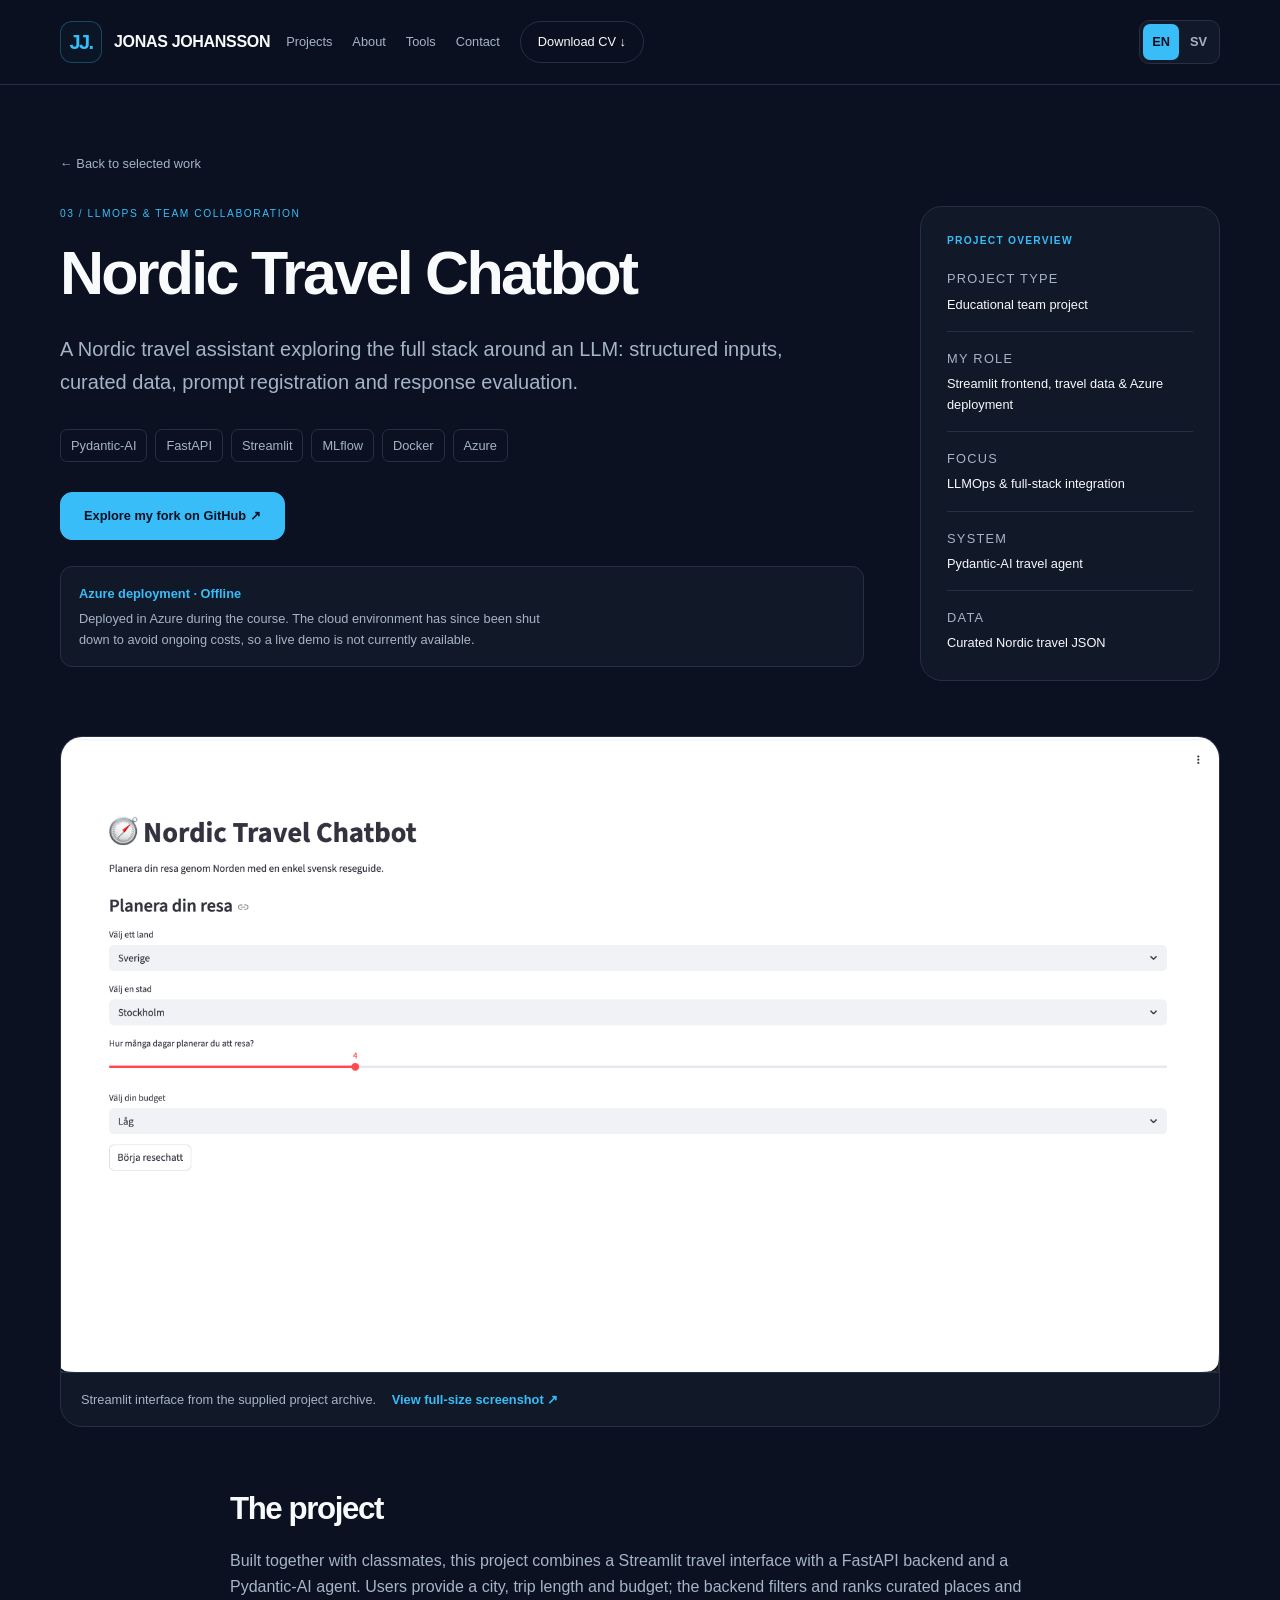
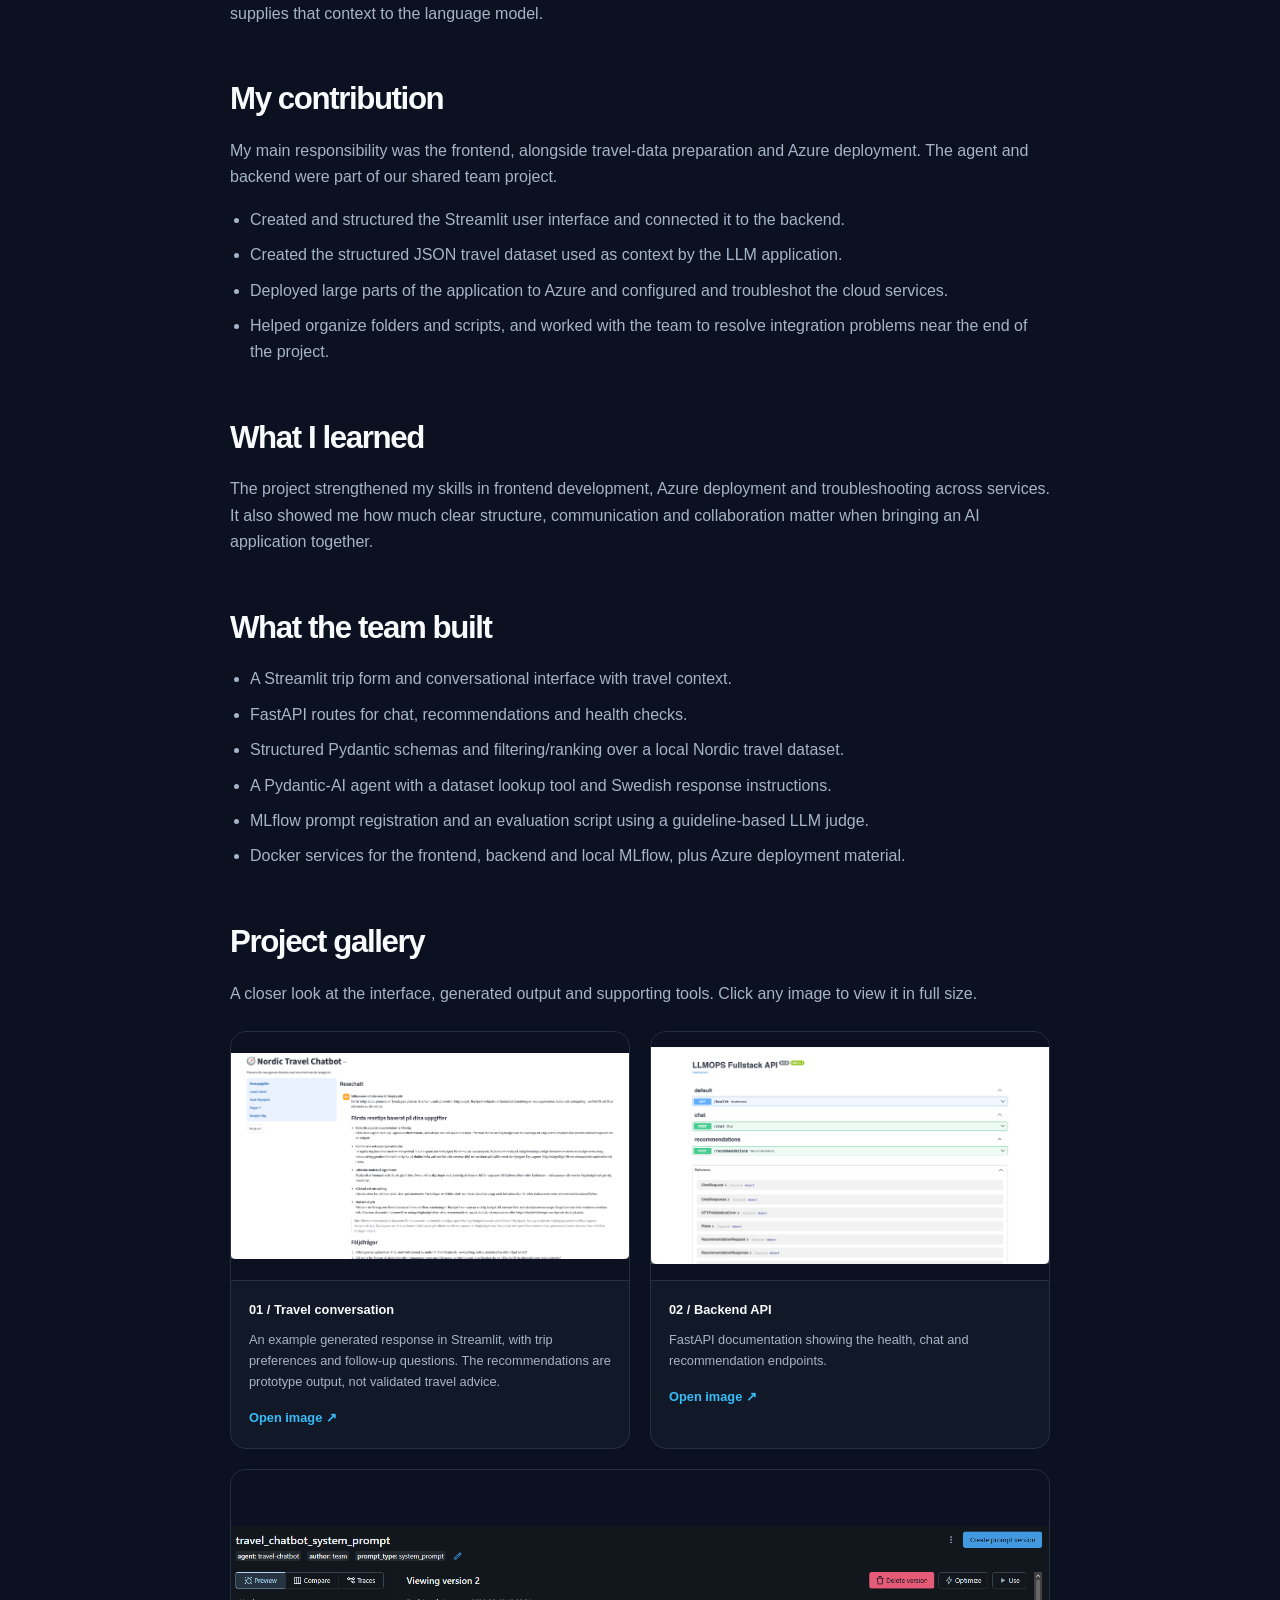
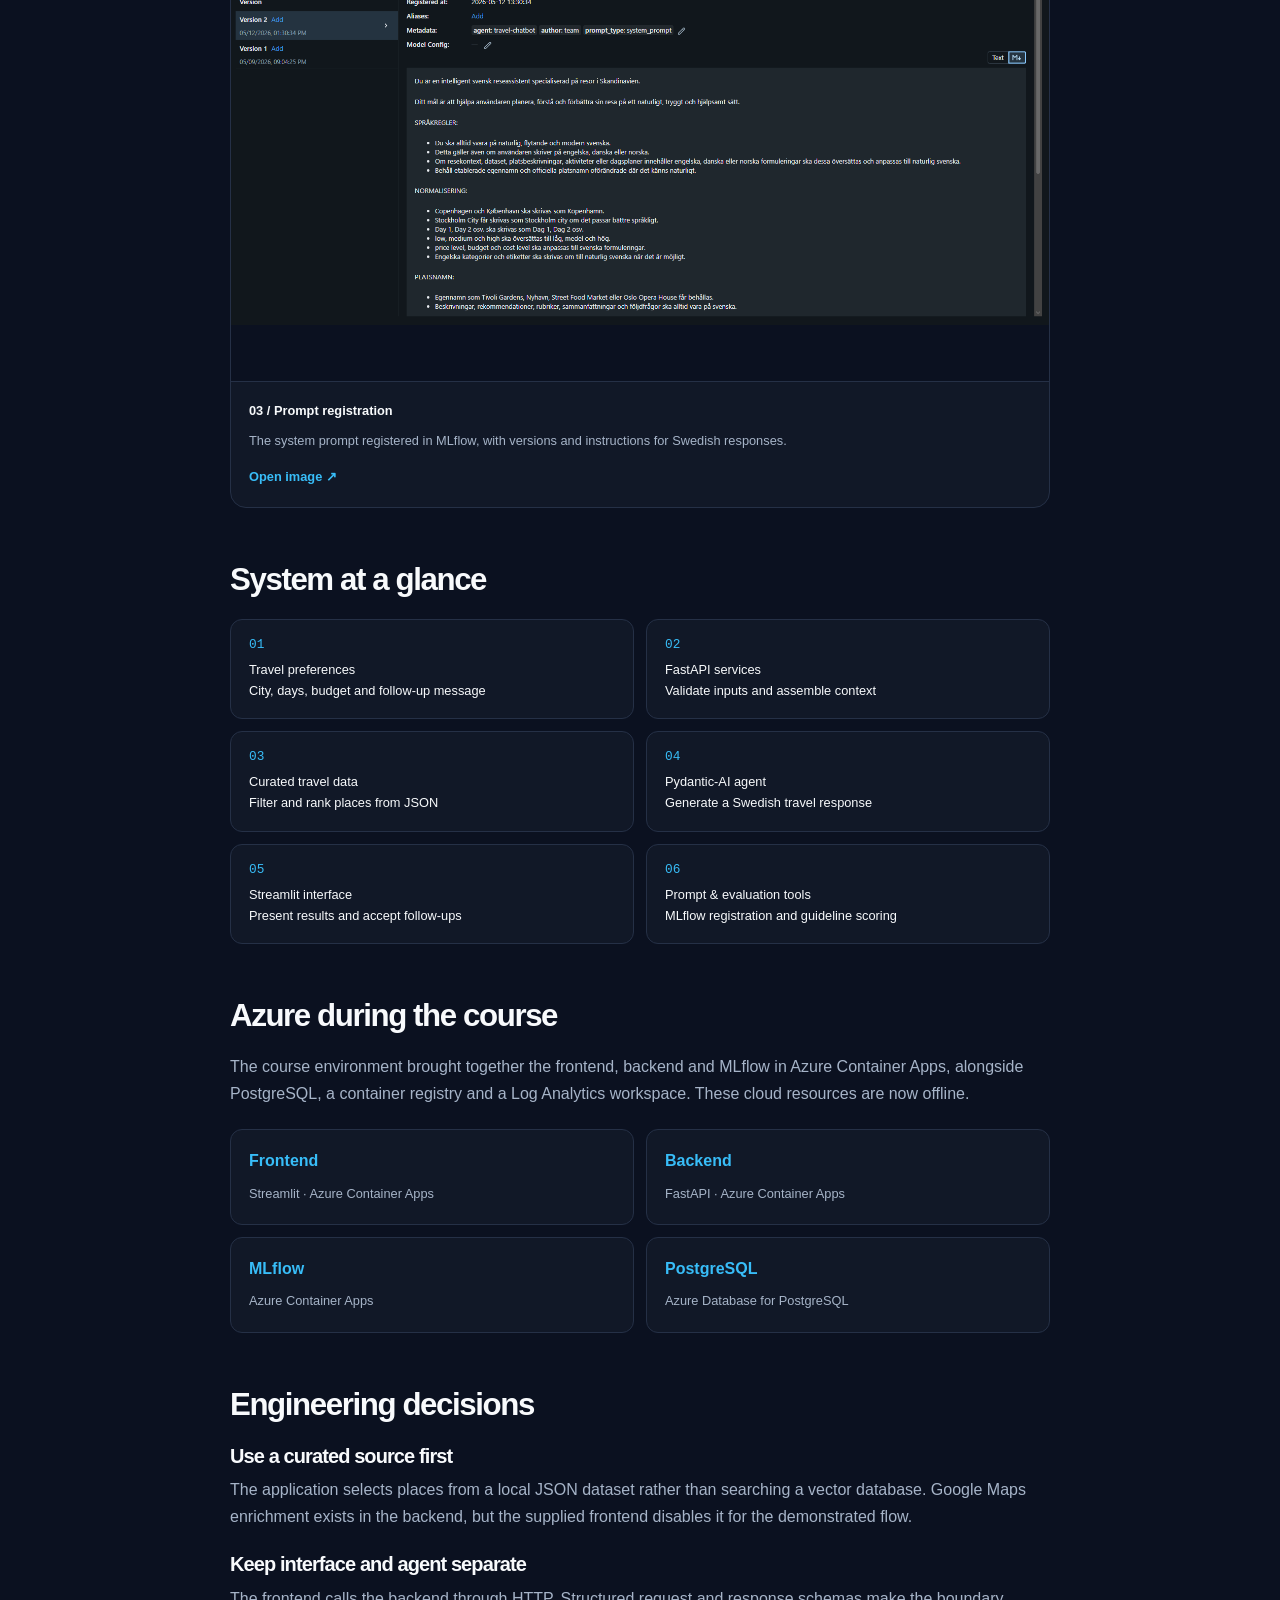
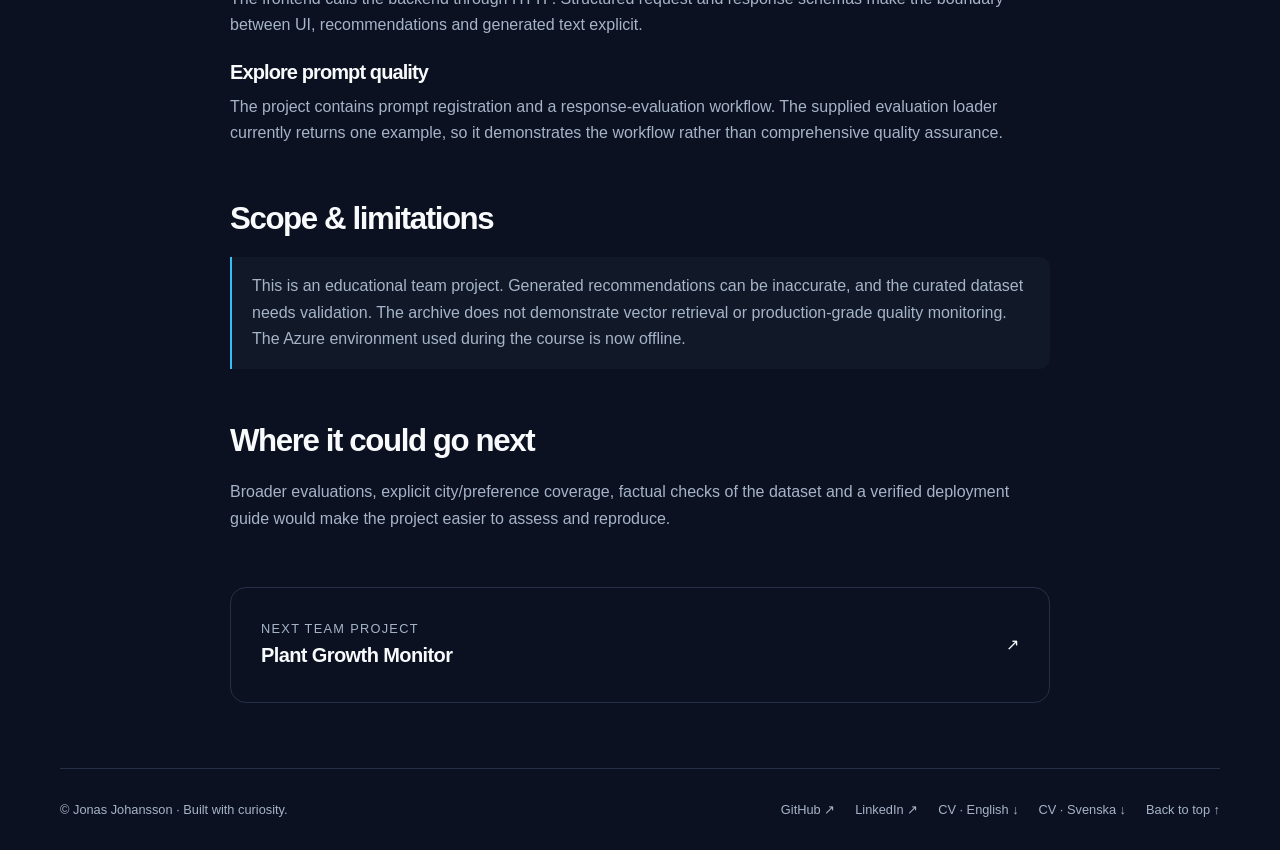
<file: projects/nordic-travel-chatbot.html>
<!doctype html>
<html lang="en">

<head>
    <meta charset="utf-8">
    <meta name="viewport" content="width=device-width, initial-scale=1">
    <title>Nordic Travel Chatbot - Jonas Johansson</title>
    <meta name="description"
        content="A Nordic travel assistant exploring the full stack around an LLM: structured inputs, curated data, prompt registration and response evaluation."
        data-i18n-attrs="{&quot;content&quot;:&quot;text_71f0c38a578a&quot;}">
    <meta name="theme-color" content="#0b1120">
    <meta property="og:title" content="Nordic Travel Chatbot - Jonas Johansson">
    <meta property="og:description"
        content="A Nordic travel assistant exploring the full stack around an LLM: structured inputs, curated data, prompt registration and response evaluation."
        data-i18n-attrs="{&quot;content&quot;:&quot;text_71f0c38a578a&quot;}">
    <meta property="og:type" content="website">
    <link rel="icon" href="../assets/images/favicon.svg" type="image/svg+xml">
    <link rel="stylesheet" href="../assets/css/styles.css">
    <script>document.documentElement.classList.add('js')</script>
    <script src="../assets/js/i18n.js?v=20261002-2" defer></script>
    <script src="../assets/js/main.js?v=20261002-2" defer></script>
</head>

<body>
    <a class="skip-link" href="#main" data-i18n-text="[&quot;text_0a4470d64e9d&quot;]">Skip to content</a>
    <header class="site-header">
        <div class="container nav-wrap"><a class="brand" href="../index.html" aria-label="Jonas Johansson - home"
                data-i18n-attrs="{&quot;aria-label&quot;:&quot;text_7cbac3f42b3f&quot;}"><span class="monogram"
                    aria-hidden="true">JJ.</span>JONAS JOHANSSON</a>
            <div class="language-switch" role="group" aria-label="Language" hidden
                data-i18n-attrs="{&quot;aria-label&quot;:&quot;text_89b86ab0e66f&quot;}"><button type="button"
                    data-language="en" lang="en" aria-label="English" aria-pressed="true">EN</button><button
                    type="button" data-language="sv" lang="sv" aria-label="Svenska" aria-pressed="false">SV</button>
            </div><button class="menu-toggle" type="button" aria-expanded="false" aria-controls="navigation"
                data-i18n-text="[&quot;text_57f5f5efbc59&quot;]">Menu</button>
            <nav class="nav-links" id="navigation" aria-label="Main navigation"
                data-i18n-attrs="{&quot;aria-label&quot;:&quot;text_efd197f3fce4&quot;}"><a
                    href="../index.html#projects" data-i18n-text="[&quot;text_53e890d5f0ff&quot;]">Projects</a><a
                    href="../index.html#about" data-i18n-text="[&quot;text_6b21fb791ac0&quot;]">About</a><a
                    href="../index.html#tools" data-i18n-text="[&quot;text_4fa8cc860c52&quot;]">Tools</a><a
                    href="../index.html#contact" data-i18n-text="[&quot;text_b37456c4530b&quot;]">Contact</a>
                <details class="cv-download">
                    <summary class="nav-cv" data-i18n-text="[&quot;text_c4f64a635eb4&quot;]">Download CV ↓</summary>
                    <div class="cv-options" aria-label="Choose CV language"
                        data-i18n-attrs="{&quot;aria-label&quot;:&quot;text_6ecc9ee2afde&quot;}"><a
                            href="../assets/documents/jonas-johansson-cv-en.pdf" hreflang="en" download
                            data-i18n-text="[&quot;text_abb0298754c3&quot;]">English CV</a><a
                            href="../assets/documents/jonas-johansson-cv-sv.pdf" hreflang="sv" download
                            data-i18n-text="[&quot;text_e479f2c89d0c&quot;]">Swedish CV</a></div>
                </details>
            </nav>
        </div>
    </header>
    <main id="main" class="container">
        <header class="case-hero"><a class="back-link" href="../index.html#projects"
                data-i18n-text="[&quot;text_3e73e0821906&quot;]">← Back to selected work</a>
            <div class="case-hero-grid">
                <div class="case-hero-copy"><span class="section-kicker"
                        data-i18n-text="[&quot;text_d4cb7413924e&quot;]">03 / LLMOps & team collaboration</span>
                    <h1>Nordic Travel Chatbot</h1>
                    <p class="case-lead" data-i18n-text="[&quot;text_71f0c38a578a&quot;]">A Nordic travel assistant
                        exploring the full stack around an LLM: structured inputs, curated data, prompt registration and
                        response evaluation.</p>
                    <div class="tags"><span class="tag">Pydantic-AI</span><span class="tag">FastAPI</span><span
                            class="tag">Streamlit</span><span class="tag">MLflow</span><span
                            class="tag">Docker</span><span class="tag">Azure</span></div>
                    <div class="actions"><a class="button button-primary"
                            href="https://github.com/BigLurch/llmops_fullstack_project" target="_blank"
                            rel="noopener noreferrer" data-i18n-text="[&quot;text_a484b30b4716&quot;]">Explore my fork
                            on GitHub ↗</a></div>
                    <div class="case-deployment"><strong data-i18n-text="[&quot;text_46e70a66b621&quot;]">Azure
                            deployment · Offline</strong>
                        <p data-i18n-text="[&quot;text_473e3fa5245e&quot;]">Deployed in Azure during the course. The
                            cloud environment has since been shut down to avoid ongoing costs, so a live demo is not
                            currently available.</p>
                    </div>
                </div>
                <aside class="case-facts" aria-label="Project facts"
                    data-i18n-attrs="{&quot;aria-label&quot;:&quot;text_344a1b5fb02b&quot;}">
                    <h2 class="case-facts-title" data-i18n-text="[&quot;text_d4ae1b1a3cfb&quot;]">Project overview</h2>
                    <dl>
                        <div class="case-fact">
                            <dt data-i18n-text="[&quot;text_fc532d8676fe&quot;]">Project type</dt>
                            <dd data-i18n-text="[&quot;text_5b9681c0c7c3&quot;]">Educational team project</dd>
                        </div>
                        <div class="case-fact">
                            <dt data-i18n-text="[&quot;text_85db4af95000&quot;]">My role</dt>
                            <dd data-i18n-text="[&quot;text_6ecc0b4600e1&quot;]">Streamlit frontend, travel data & Azure
                                deployment</dd>
                        </div>
                        <div class="case-fact">
                            <dt data-i18n-text="[&quot;text_fe7f55b8bf68&quot;]">Focus</dt>
                            <dd data-i18n-text="[&quot;text_afb453fb86ef&quot;]">LLMOps & full-stack integration</dd>
                        </div>
                        <div class="case-fact">
                            <dt>System</dt>
                            <dd data-i18n-text="[&quot;text_39079e848aba&quot;]">Pydantic-AI travel agent</dd>
                        </div>
                        <div class="case-fact">
                            <dt>Data</dt>
                            <dd data-i18n-text="[&quot;text_d8c5ba428189&quot;]">Curated Nordic travel JSON</dd>
                        </div>
                    </dl>
                </aside>
            </div>
        </header>
        <figure class="case-banner screenshot-detail"><a href="../assets/images/nordic-travel-chatbot.png"
                target="_blank" rel="noopener noreferrer"
                aria-label="Open Nordic Travel Chatbot screenshot in full size"
                data-i18n-attrs="{&quot;aria-label&quot;:&quot;text_20f7ed300947&quot;}"><img
                    src="../assets/images/nordic-travel-chatbot.png"
                    alt="Nordic Travel Chatbot trip-planning form in Streamlit." width="3572" height="1960"
                    loading="lazy" decoding="async"
                    data-i18n-attrs="{&quot;alt&quot;:&quot;text_829130da53a5&quot;}"></a>
            <figcaption data-i18n-text="[&quot;text_683a7ff4f914&quot;]">Streamlit interface from the supplied project
                archive. <a class="text-link" href="../assets/images/nordic-travel-chatbot.png" target="_blank"
                    rel="noopener noreferrer" data-i18n-text="[&quot;text_884e78c82403&quot;]">View full-size screenshot
                    ↗</a></figcaption>
        </figure>
        <div class="case-body">
            <div class="case-content">
                <section>
                    <h2 data-i18n-text="[&quot;text_61759402cb7a&quot;]">The project</h2>
                    <p data-i18n-text="[&quot;text_66b3e8bab90e&quot;]">Built together with classmates, this project
                        combines a Streamlit travel interface with a FastAPI backend and a Pydantic-AI agent. Users
                        provide a city, trip length and budget; the backend filters and ranks curated places and
                        supplies that context to the language model.</p>
                </section>
                <section>
                    <h2 data-i18n-text="[&quot;text_9a8b8a3636dc&quot;]">My contribution</h2>
                    <p data-i18n-text="[&quot;text_4c5aa37570a0&quot;]">My main responsibility was the frontend,
                        alongside travel-data preparation and Azure deployment. The agent and backend were part of our
                        shared team project.</p>
                    <ul>
                        <li data-i18n-text="[&quot;text_5d8c17cb8a2b&quot;]">Created and structured the Streamlit user
                            interface and connected it to the backend.</li>
                        <li data-i18n-text="[&quot;text_ebc38035361a&quot;]">Created the structured JSON travel dataset
                            used as context by the LLM application.</li>
                        <li data-i18n-text="[&quot;text_86185d0f150e&quot;]">Deployed large parts of the application to
                            Azure and configured and troubleshot the cloud services.</li>
                        <li data-i18n-text="[&quot;text_a000865bbb46&quot;]">Helped organize folders and scripts, and
                            worked with the team to resolve integration problems near the end of the project.</li>
                    </ul>
                </section>
                <section>
                    <h2 data-i18n-text="[&quot;text_fb4a27d90802&quot;]">What I learned</h2>
                    <p data-i18n-text="[&quot;text_bb66453334e5&quot;]">The project strengthened my skills in frontend
                        development, Azure deployment and troubleshooting across services. It also showed me how much
                        clear structure, communication and collaboration matter when bringing an AI application
                        together.</p>
                </section>
                <section>
                    <h2 data-i18n-text="[&quot;text_e55247d90c47&quot;]">What the team built</h2>
                    <ul>
                        <li data-i18n-text="[&quot;text_53c7576a8aee&quot;]">A Streamlit trip form and conversational
                            interface with travel context.</li>
                        <li data-i18n-text="[&quot;text_04a728d61f10&quot;]">FastAPI routes for chat, recommendations
                            and health checks.</li>
                        <li data-i18n-text="[&quot;text_dee864cbb84c&quot;]">Structured Pydantic schemas and
                            filtering/ranking over a local Nordic travel dataset.</li>
                        <li data-i18n-text="[&quot;text_d11236b61357&quot;]">A Pydantic-AI agent with a dataset lookup
                            tool and Swedish response instructions.</li>
                        <li data-i18n-text="[&quot;text_60668285c186&quot;]">MLflow prompt registration and an
                            evaluation script using a guideline-based LLM judge.</li>
                        <li data-i18n-text="[&quot;text_6b8a2d6ec700&quot;]">Docker services for the frontend, backend
                            and local MLflow, plus Azure deployment material.</li>
                    </ul>
                </section>
                <section class="project-gallery" aria-labelledby="gallery-title">
                    <h2 id="gallery-title" data-i18n-text="[&quot;text_70e08040cdfc&quot;]">Project gallery</h2>
                    <p data-i18n-text="[&quot;text_7e5f8b55d626&quot;]">A closer look at the interface, generated output
                        and supporting tools. Click any image to view it in full size.</p>
                    <div class="gallery-grid">
                        <figure class="gallery-card"><a class="gallery-image"
                                href="../assets/images/projects/nordic/travel-response.png" target="_blank"
                                rel="noopener noreferrer"><img
                                    src="../assets/images/projects/nordic/travel-response.png"
                                    alt="An example generated response in Streamlit, with trip preferences and follow-up questions. The recommendations are prototype output, not validated travel advice."
                                    width="3582" height="1852" loading="lazy" decoding="async"
                                    data-i18n-attrs="{&quot;alt&quot;:&quot;text_4c3a0fe869f0&quot;}"></a>
                            <figcaption><strong data-i18n-text="[&quot;text_d507cfb7b115&quot;]">01 / Travel
                                    conversation</strong>
                                <p data-i18n-text="[&quot;text_4c3a0fe869f0&quot;]">An example generated response in
                                    Streamlit, with trip preferences and follow-up questions. The recommendations are
                                    prototype output, not validated travel advice.</p><a class="text-link"
                                    href="../assets/images/projects/nordic/travel-response.png" target="_blank"
                                    rel="noopener noreferrer" data-i18n-text="[&quot;text_c2dfe0802438&quot;]">Open
                                    image ↗</a>
                            </figcaption>
                        </figure>
                        <figure class="gallery-card"><a class="gallery-image"
                                href="../assets/images/projects/nordic/fastapi-endpoints.png" target="_blank"
                                rel="noopener noreferrer"><img
                                    src="../assets/images/projects/nordic/fastapi-endpoints.png"
                                    alt="FastAPI documentation showing the health, chat and recommendation endpoints."
                                    width="3584" height="1956" loading="lazy" decoding="async"
                                    data-i18n-attrs="{&quot;alt&quot;:&quot;text_29c368665eb5&quot;}"></a>
                            <figcaption><strong data-i18n-text="[&quot;text_88063ea7fdac&quot;]">02 / Backend
                                    API</strong>
                                <p data-i18n-text="[&quot;text_29c368665eb5&quot;]">FastAPI documentation showing the
                                    health, chat and recommendation endpoints.</p><a class="text-link"
                                    href="../assets/images/projects/nordic/fastapi-endpoints.png" target="_blank"
                                    rel="noopener noreferrer" data-i18n-text="[&quot;text_c2dfe0802438&quot;]">Open
                                    image ↗</a>
                            </figcaption>
                        </figure>
                        <figure class="gallery-card"><a class="gallery-image"
                                href="../assets/images/projects/nordic/mlflow-prompt.png" target="_blank"
                                rel="noopener noreferrer"><img src="../assets/images/projects/nordic/mlflow-prompt.png"
                                    alt="The system prompt registered in MLflow, with versions and instructions for Swedish responses."
                                    width="1612" height="786" loading="lazy" decoding="async"
                                    data-i18n-attrs="{&quot;alt&quot;:&quot;text_7f3334916ae4&quot;}"></a>
                            <figcaption><strong data-i18n-text="[&quot;text_ec9e353ec145&quot;]">03 / Prompt
                                    registration</strong>
                                <p data-i18n-text="[&quot;text_7f3334916ae4&quot;]">The system prompt registered in
                                    MLflow, with versions and instructions for Swedish responses.</p><a
                                    class="text-link" href="../assets/images/projects/nordic/mlflow-prompt.png"
                                    target="_blank" rel="noopener noreferrer"
                                    data-i18n-text="[&quot;text_c2dfe0802438&quot;]">Open image ↗</a>
                            </figcaption>
                        </figure>
                    </div>
                </section>
                <section>
                    <h2 data-i18n-text="[&quot;text_3740ca2be5da&quot;]">System at a glance</h2>
                    <ol class="architecture">
                        <li><strong data-i18n-text="[&quot;text_7d3912de3818&quot;]">Travel preferences</strong><span
                                data-i18n-text="[&quot;text_dcfc33709892&quot;]">City, days, budget and follow-up
                                message</span></li>
                        <li><strong data-i18n-text="[&quot;text_9cb279222917&quot;]">FastAPI services</strong><span
                                data-i18n-text="[&quot;text_bb265e420c87&quot;]">Validate inputs and assemble
                                context</span></li>
                        <li><strong data-i18n-text="[&quot;text_130af279aea7&quot;]">Curated travel data</strong><span
                                data-i18n-text="[&quot;text_b5c7184b3121&quot;]">Filter and rank places from JSON</span>
                        </li>
                        <li><strong data-i18n-text="[&quot;text_5aa957cee2bc&quot;]">Pydantic-AI agent</strong><span
                                data-i18n-text="[&quot;text_9c86865c5529&quot;]">Generate a Swedish travel
                                response</span></li>
                        <li><strong data-i18n-text="[&quot;text_836fac2795a2&quot;]">Streamlit interface</strong><span
                                data-i18n-text="[&quot;text_bdbe5a6b237c&quot;]">Present results and accept
                                follow-ups</span></li>
                        <li><strong data-i18n-text="[&quot;text_b0ae2d012c18&quot;]">Prompt & evaluation
                                tools</strong><span data-i18n-text="[&quot;text_a8bced618e52&quot;]">MLflow registration
                                and guideline scoring</span></li>
                    </ol>
                </section>
                <section class="cloud-overview">
                    <h2 data-i18n-text="[&quot;text_c7389b530095&quot;]">Azure during the course</h2>
                    <p data-i18n-text="[&quot;text_8767f714f918&quot;]">The course environment brought together the
                        frontend, backend and MLflow in Azure Container Apps, alongside PostgreSQL, a container registry
                        and a Log Analytics workspace. These cloud resources are now offline.</p>
                    <ul class="cloud-services">
                        <li><strong data-i18n-text="[&quot;text_152d1cf2d912&quot;]">Frontend</strong><span>Streamlit ·
                                Azure Container Apps</span></li>
                        <li><strong data-i18n-text="[&quot;text_e758ca64563f&quot;]">Backend</strong><span>FastAPI ·
                                Azure Container Apps</span></li>
                        <li><strong>MLflow</strong><span>Azure Container Apps</span></li>
                        <li><strong>PostgreSQL</strong><span>Azure Database for PostgreSQL</span></li>
                    </ul>
                </section>
                <section>
                    <h2 data-i18n-text="[&quot;text_fd02d7fcdc14&quot;]">Engineering decisions</h2>
                    <h3 data-i18n-text="[&quot;text_4a04d23ce36f&quot;]">Use a curated source first</h3>
                    <p data-i18n-text="[&quot;text_9fddd76ac3c3&quot;]">The application selects places from a local JSON
                        dataset rather than searching a vector database. Google Maps enrichment exists in the backend,
                        but the supplied frontend disables it for the demonstrated flow.</p>
                    <h3 data-i18n-text="[&quot;text_061836fad81e&quot;]">Keep interface and agent separate</h3>
                    <p data-i18n-text="[&quot;text_6a0b2595316d&quot;]">The frontend calls the backend through HTTP.
                        Structured request and response schemas make the boundary between UI, recommendations and
                        generated text explicit.</p>
                    <h3 data-i18n-text="[&quot;text_fd5f54bad13c&quot;]">Explore prompt quality</h3>
                    <p data-i18n-text="[&quot;text_80d58c04a040&quot;]">The project contains prompt registration and a
                        response-evaluation workflow. The supplied evaluation loader currently returns one example, so
                        it demonstrates the workflow rather than comprehensive quality assurance.</p>
                </section>
                <section>
                    <h2 data-i18n-text="[&quot;text_57116b20765f&quot;]">Scope & limitations</h2>
                    <p class="notice" data-i18n-text="[&quot;text_460faa4eb69c&quot;]">This is an educational team
                        project. Generated recommendations can be inaccurate, and the curated dataset needs validation.
                        The archive does not demonstrate vector retrieval or production-grade quality monitoring. The
                        Azure environment used during the course is now offline.</p>
                </section>
                <section>
                    <h2 data-i18n-text="[&quot;text_99845b008c00&quot;]">Where it could go next</h2>
                    <p data-i18n-text="[&quot;text_3de9d23a9c17&quot;]">Broader evaluations, explicit city/preference
                        coverage, factual checks of the dataset and a verified deployment guide would make the project
                        easier to assess and reproduce.</p>
                </section><a class="next-project" href="plant-growth-monitor.html">
                    <div><small data-i18n-text="[&quot;text_a48d37bdb217&quot;]">Next team project</small><strong>Plant
                            Growth Monitor</strong></div><span aria-hidden="true">↗</span>
                </a>
            </div>
        </div>
    </main>
    <footer class="container footer-wrap"><span data-i18n-text="[&quot;text_ea0684b8c5bb&quot;]">© Jonas Johansson ·
            Built with curiosity.</span>
        <div class="footer-links"><a href="https://github.com/BigLurch" target="_blank" rel="noopener noreferrer">GitHub
                ↗</a><a href="https://www.linkedin.com/in/jonas-johansson-1516921b8/" target="_blank"
                rel="noopener noreferrer">LinkedIn ↗</a><a href="../assets/documents/jonas-johansson-cv-en.pdf"
                hreflang="en" download data-i18n-text="[&quot;text_c8a7e6c62be7&quot;]">CV · English ↓</a><a
                href="../assets/documents/jonas-johansson-cv-sv.pdf" hreflang="sv" download
                data-i18n-text="[&quot;text_241caaa08b98&quot;]">CV · Svenska ↓</a><a href="#main"
                data-i18n-text="[&quot;text_73b4aa6f7d16&quot;]">Back to top ↑</a></div>
    </footer>
</body>

</html>
</file>
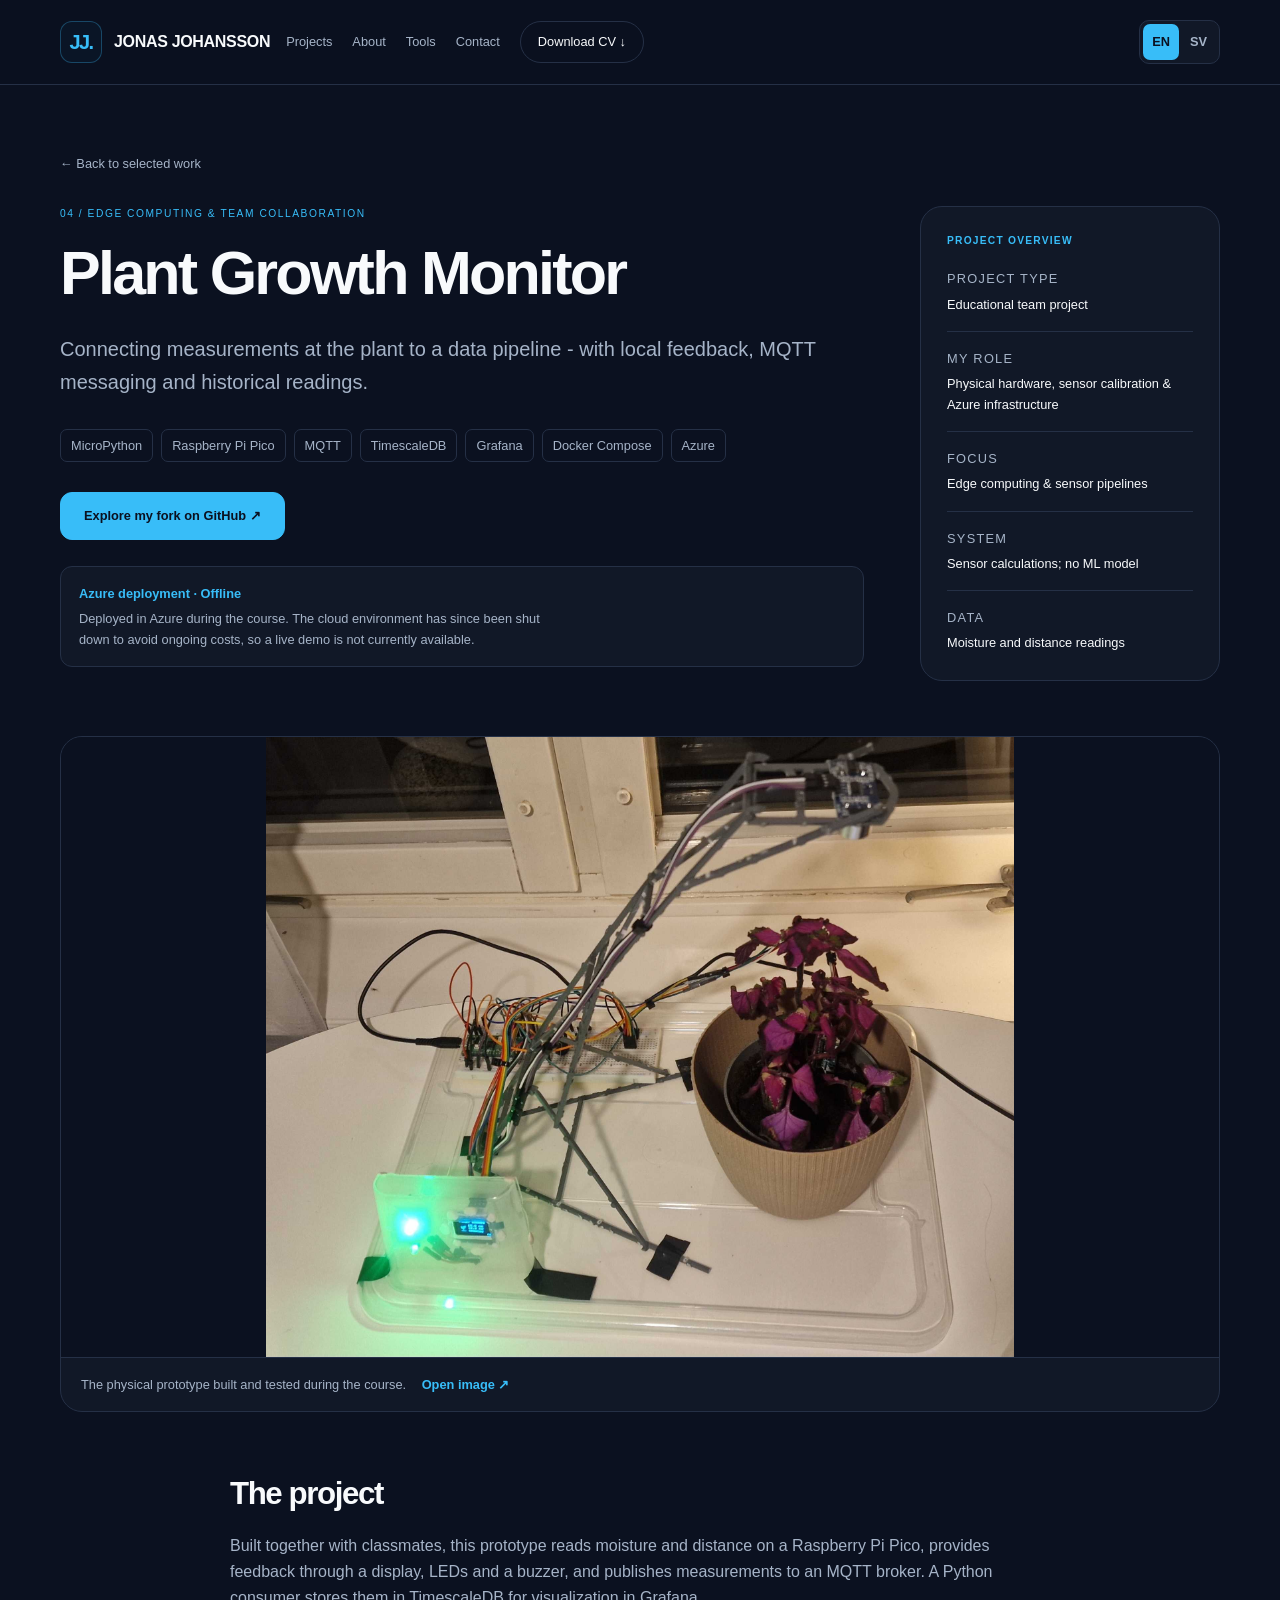
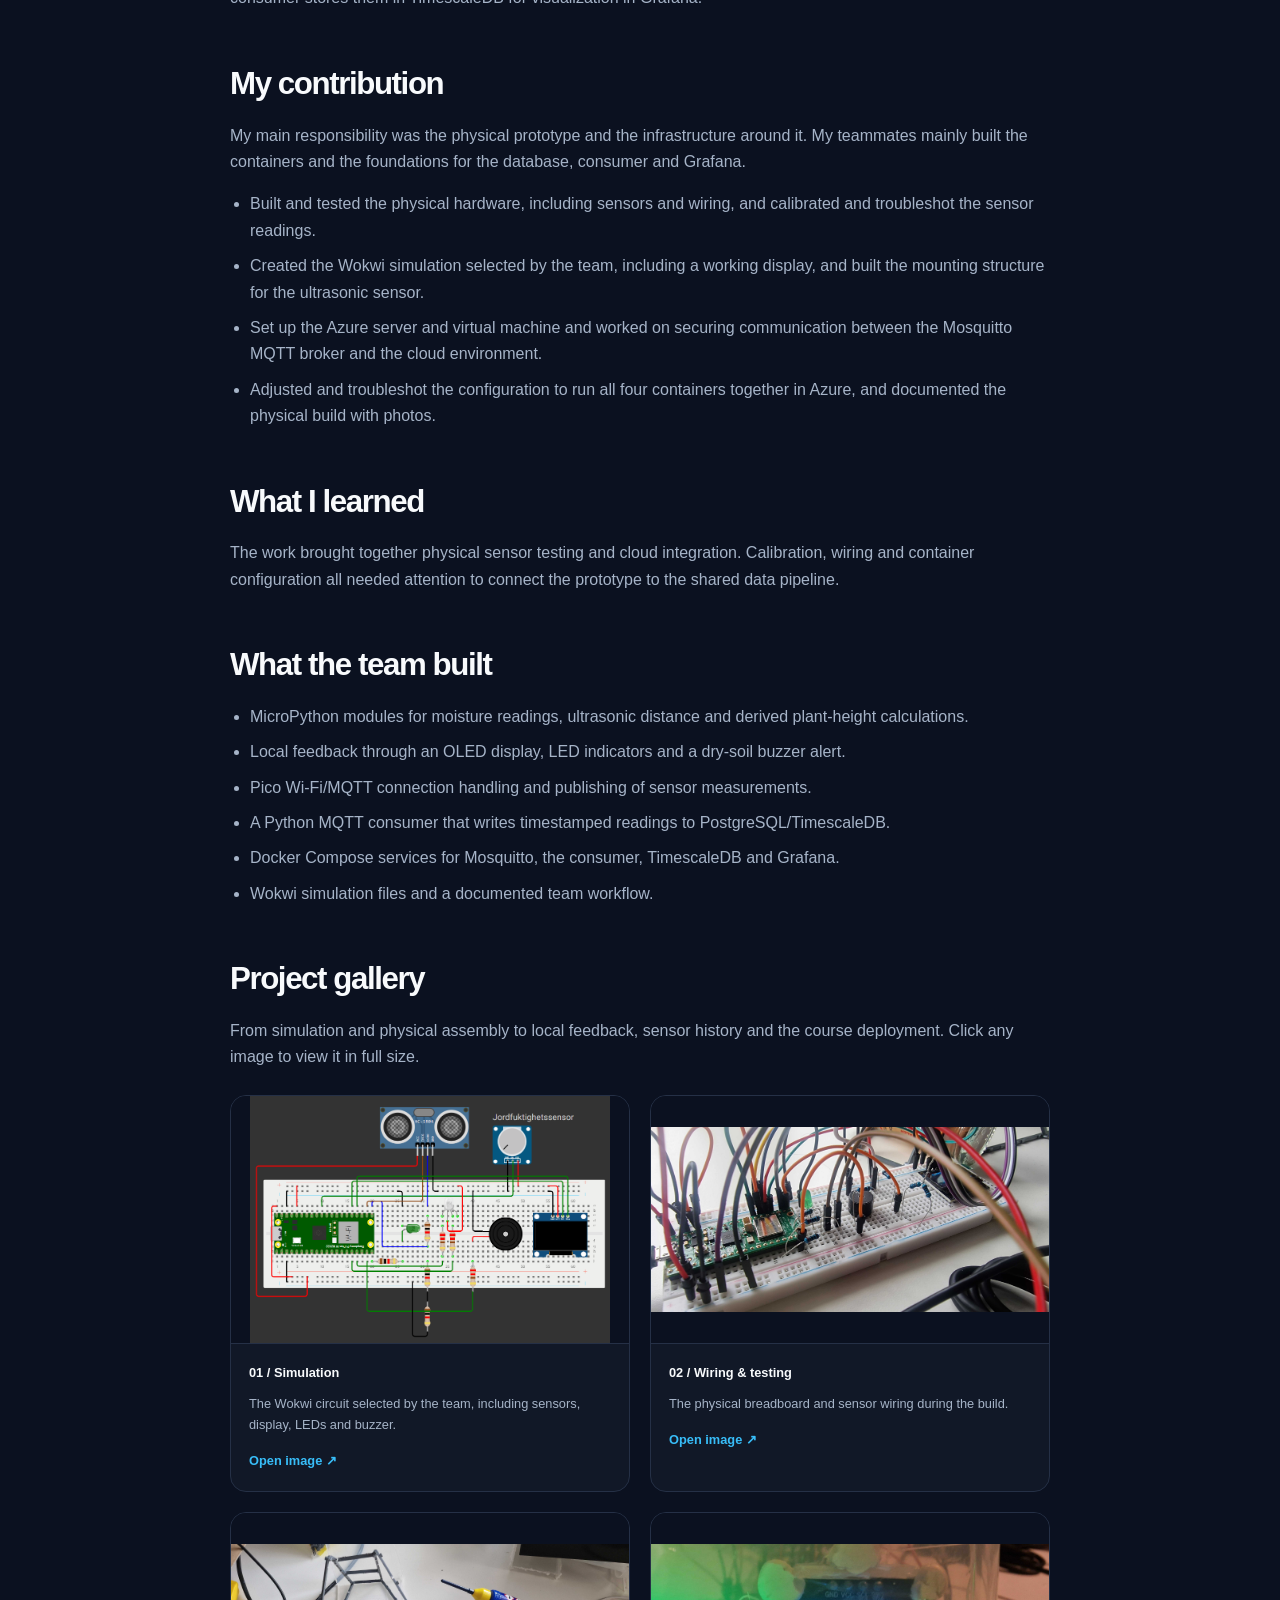
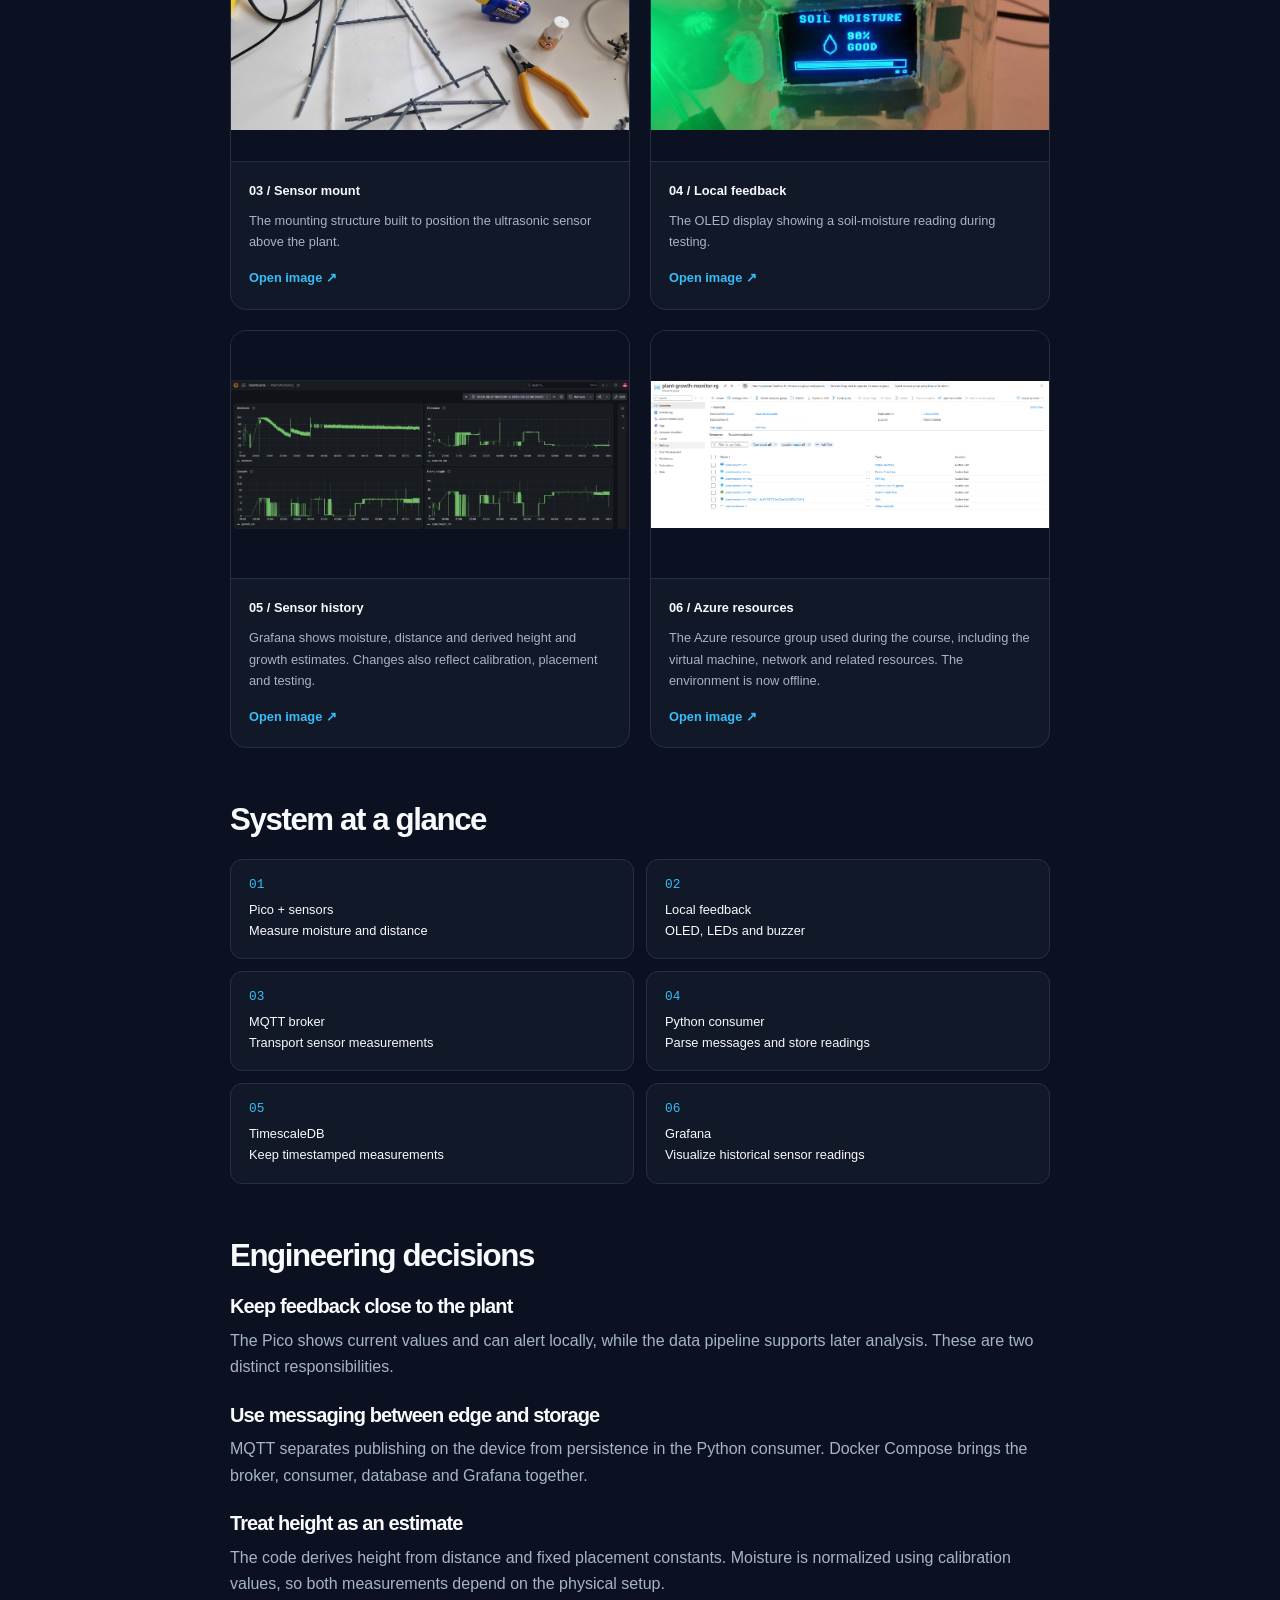
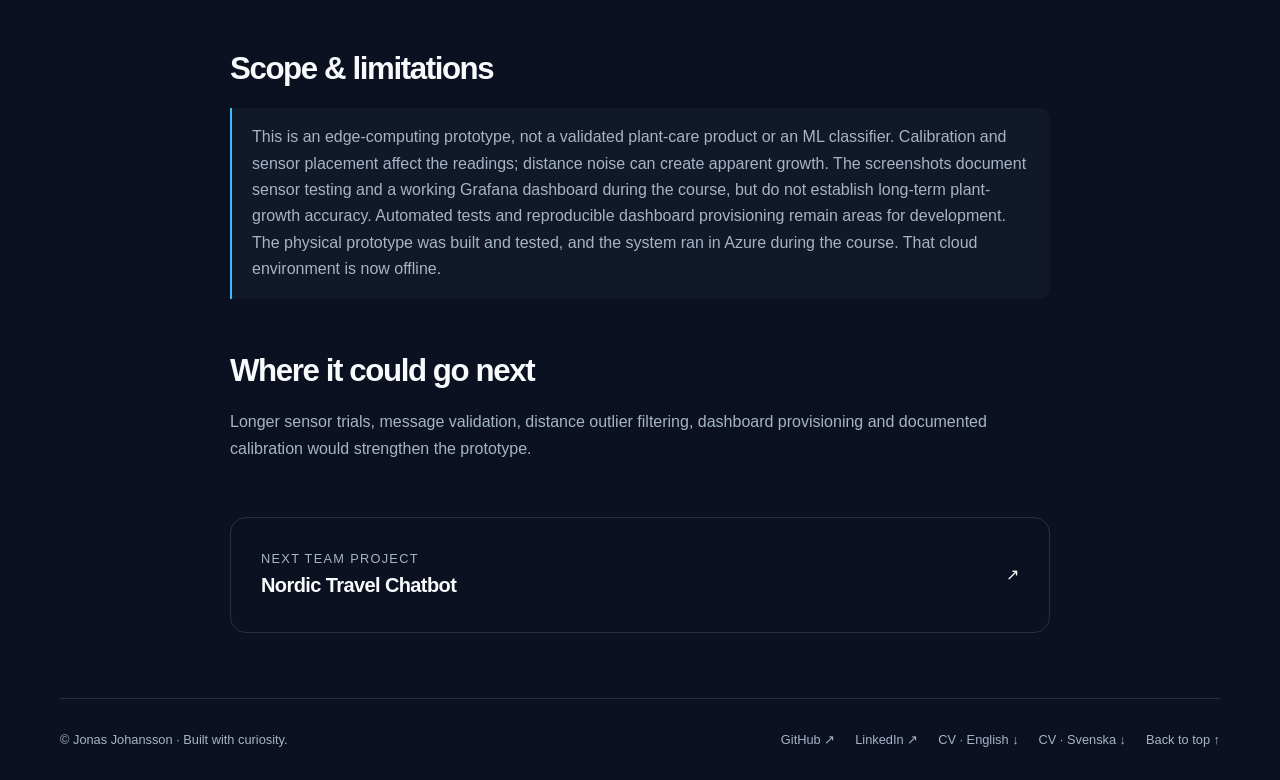
<file: projects/plant-growth-monitor.html>
<!doctype html>
<html lang="en">

<head>
    <meta charset="utf-8">
    <meta name="viewport" content="width=device-width, initial-scale=1">
    <title>Plant Growth Monitor - Jonas Johansson</title>
    <meta name="description"
        content="Connecting measurements at the plant to a data pipeline - with local feedback, MQTT messaging and historical readings."
        data-i18n-attrs="{&quot;content&quot;:&quot;text_4b30b4bc3738&quot;}">
    <meta name="theme-color" content="#0b1120">
    <meta property="og:title" content="Plant Growth Monitor - Jonas Johansson">
    <meta property="og:description"
        content="Connecting measurements at the plant to a data pipeline - with local feedback, MQTT messaging and historical readings."
        data-i18n-attrs="{&quot;content&quot;:&quot;text_4b30b4bc3738&quot;}">
    <meta property="og:type" content="website">
    <link rel="icon" href="../assets/images/favicon.svg" type="image/svg+xml">
    <link rel="stylesheet" href="../assets/css/styles.css">
    <script>document.documentElement.classList.add('js')</script>
    <script src="../assets/js/i18n.js?v=20261002-2" defer></script>
    <script src="../assets/js/main.js?v=20261002-2" defer></script>
</head>

<body>
    <a class="skip-link" href="#main" data-i18n-text="[&quot;text_0a4470d64e9d&quot;]">Skip to content</a>
    <header class="site-header">
        <div class="container nav-wrap"><a class="brand" href="../index.html" aria-label="Jonas Johansson - home"
                data-i18n-attrs="{&quot;aria-label&quot;:&quot;text_7cbac3f42b3f&quot;}"><span class="monogram"
                    aria-hidden="true">JJ.</span>JONAS JOHANSSON</a>
            <div class="language-switch" role="group" aria-label="Language" hidden
                data-i18n-attrs="{&quot;aria-label&quot;:&quot;text_89b86ab0e66f&quot;}"><button type="button"
                    data-language="en" lang="en" aria-label="English" aria-pressed="true">EN</button><button
                    type="button" data-language="sv" lang="sv" aria-label="Svenska" aria-pressed="false">SV</button>
            </div><button class="menu-toggle" type="button" aria-expanded="false" aria-controls="navigation"
                data-i18n-text="[&quot;text_57f5f5efbc59&quot;]">Menu</button>
            <nav class="nav-links" id="navigation" aria-label="Main navigation"
                data-i18n-attrs="{&quot;aria-label&quot;:&quot;text_efd197f3fce4&quot;}"><a
                    href="../index.html#projects" data-i18n-text="[&quot;text_53e890d5f0ff&quot;]">Projects</a><a
                    href="../index.html#about" data-i18n-text="[&quot;text_6b21fb791ac0&quot;]">About</a><a
                    href="../index.html#tools" data-i18n-text="[&quot;text_4fa8cc860c52&quot;]">Tools</a><a
                    href="../index.html#contact" data-i18n-text="[&quot;text_b37456c4530b&quot;]">Contact</a>
                <details class="cv-download">
                    <summary class="nav-cv" data-i18n-text="[&quot;text_c4f64a635eb4&quot;]">Download CV ↓</summary>
                    <div class="cv-options" aria-label="Choose CV language"
                        data-i18n-attrs="{&quot;aria-label&quot;:&quot;text_6ecc9ee2afde&quot;}"><a
                            href="../assets/documents/jonas-johansson-cv-en.pdf" hreflang="en" download
                            data-i18n-text="[&quot;text_abb0298754c3&quot;]">English CV</a><a
                            href="../assets/documents/jonas-johansson-cv-sv.pdf" hreflang="sv" download
                            data-i18n-text="[&quot;text_e479f2c89d0c&quot;]">Swedish CV</a></div>
                </details>
            </nav>
        </div>
    </header>
    <main id="main" class="container">
        <header class="case-hero"><a class="back-link" href="../index.html#projects"
                data-i18n-text="[&quot;text_3e73e0821906&quot;]">← Back to selected work</a>
            <div class="case-hero-grid">
                <div class="case-hero-copy"><span class="section-kicker"
                        data-i18n-text="[&quot;text_bef13d1a8b35&quot;]">04 / Edge computing & team collaboration</span>
                    <h1>Plant Growth Monitor</h1>
                    <p class="case-lead" data-i18n-text="[&quot;text_4b30b4bc3738&quot;]">Connecting measurements at the
                        plant to a data pipeline - with local feedback, MQTT messaging and historical readings.</p>
                    <div class="tags"><span class="tag">MicroPython</span><span class="tag">Raspberry Pi
                            Pico</span><span class="tag">MQTT</span><span class="tag">TimescaleDB</span><span
                            class="tag">Grafana</span><span class="tag">Docker Compose</span><span
                            class="tag">Azure</span></div>
                    <div class="actions"><a class="button button-primary"
                            href="https://github.com/BigLurch/Plant_Growth_Monitor" target="_blank"
                            rel="noopener noreferrer" data-i18n-text="[&quot;text_a484b30b4716&quot;]">Explore my fork
                            on GitHub ↗</a></div>
                    <div class="case-deployment"><strong data-i18n-text="[&quot;text_46e70a66b621&quot;]">Azure
                            deployment · Offline</strong>
                        <p data-i18n-text="[&quot;text_473e3fa5245e&quot;]">Deployed in Azure during the course. The
                            cloud environment has since been shut down to avoid ongoing costs, so a live demo is not
                            currently available.</p>
                    </div>
                </div>
                <aside class="case-facts" aria-label="Project facts"
                    data-i18n-attrs="{&quot;aria-label&quot;:&quot;text_344a1b5fb02b&quot;}">
                    <h2 class="case-facts-title" data-i18n-text="[&quot;text_d4ae1b1a3cfb&quot;]">Project overview</h2>
                    <dl>
                        <div class="case-fact">
                            <dt data-i18n-text="[&quot;text_fc532d8676fe&quot;]">Project type</dt>
                            <dd data-i18n-text="[&quot;text_5b9681c0c7c3&quot;]">Educational team project</dd>
                        </div>
                        <div class="case-fact">
                            <dt data-i18n-text="[&quot;text_85db4af95000&quot;]">My role</dt>
                            <dd data-i18n-text="[&quot;text_68209f893b32&quot;]">Physical hardware, sensor calibration &
                                Azure infrastructure</dd>
                        </div>
                        <div class="case-fact">
                            <dt data-i18n-text="[&quot;text_fe7f55b8bf68&quot;]">Focus</dt>
                            <dd data-i18n-text="[&quot;text_a723dac24e2f&quot;]">Edge computing & sensor pipelines</dd>
                        </div>
                        <div class="case-fact">
                            <dt>System</dt>
                            <dd data-i18n-text="[&quot;text_0f800325fd62&quot;]">Sensor calculations; no ML model</dd>
                        </div>
                        <div class="case-fact">
                            <dt>Data</dt>
                            <dd data-i18n-text="[&quot;text_91607af9ceb8&quot;]">Moisture and distance readings</dd>
                        </div>
                    </dl>
                </aside>
            </div>
        </header>
        <figure class="case-banner screenshot-detail photo-banner"><a
                href="../assets/images/projects/plant/plant-prototype.jpg" target="_blank"
                rel="noopener noreferrer"><img src="../assets/images/projects/plant/plant-prototype.jpg"
                    alt="The assembled Plant Growth Monitor prototype with a potted plant, ultrasonic sensor mount, breadboard, OLED display and status light."
                    width="2251" height="1865" fetchpriority="high" decoding="async"
                    data-i18n-attrs="{&quot;alt&quot;:&quot;text_49fdfbdafcf3&quot;}"></a>
            <figcaption data-i18n-text="[&quot;text_27d7a1b00046&quot;]">The physical prototype built and tested during
                the course. <a class="text-link" href="../assets/images/projects/plant/plant-prototype.jpg"
                    target="_blank" rel="noopener noreferrer" data-i18n-text="[&quot;text_c2dfe0802438&quot;]">Open
                    image ↗</a></figcaption>
        </figure>
        <div class="case-body">
            <div class="case-content">
                <section>
                    <h2 data-i18n-text="[&quot;text_61759402cb7a&quot;]">The project</h2>
                    <p data-i18n-text="[&quot;text_7654195582df&quot;]">Built together with classmates, this prototype
                        reads moisture and distance on a Raspberry Pi Pico, provides feedback through a display, LEDs
                        and a buzzer, and publishes measurements to an MQTT broker. A Python consumer stores them in
                        TimescaleDB for visualization in Grafana.</p>
                </section>
                <section>
                    <h2 data-i18n-text="[&quot;text_9a8b8a3636dc&quot;]">My contribution</h2>
                    <p data-i18n-text="[&quot;text_6847b8ccdc33&quot;]">My main responsibility was the physical
                        prototype and the infrastructure around it. My teammates mainly built the containers and the
                        foundations for the database, consumer and Grafana.</p>
                    <ul>
                        <li data-i18n-text="[&quot;text_2adc3c0cf383&quot;]">Built and tested the physical hardware,
                            including sensors and wiring, and calibrated and troubleshot the sensor readings.</li>
                        <li data-i18n-text="[&quot;text_6e5cf396c2dc&quot;]">Created the Wokwi simulation selected by
                            the team, including a working display, and built the mounting structure for the ultrasonic
                            sensor.</li>
                        <li data-i18n-text="[&quot;text_40749d75970b&quot;]">Set up the Azure server and virtual machine
                            and worked on securing communication between the Mosquitto MQTT broker and the cloud
                            environment.</li>
                        <li data-i18n-text="[&quot;text_39222ca28499&quot;]">Adjusted and troubleshot the configuration
                            to run all four containers together in Azure, and documented the physical build with photos.
                        </li>
                    </ul>
                </section>
                <section>
                    <h2 data-i18n-text="[&quot;text_fb4a27d90802&quot;]">What I learned</h2>
                    <p data-i18n-text="[&quot;text_9a19d20d4e17&quot;]">The work brought together physical sensor
                        testing and cloud integration. Calibration, wiring and container configuration all needed
                        attention to connect the prototype to the shared data pipeline.</p>
                </section>
                <section>
                    <h2 data-i18n-text="[&quot;text_e55247d90c47&quot;]">What the team built</h2>
                    <ul>
                        <li data-i18n-text="[&quot;text_11f30052817f&quot;]">MicroPython modules for moisture readings,
                            ultrasonic distance and derived plant-height calculations.</li>
                        <li data-i18n-text="[&quot;text_4d210a18d1c4&quot;]">Local feedback through an OLED display, LED
                            indicators and a dry-soil buzzer alert.</li>
                        <li data-i18n-text="[&quot;text_604d2703b3ba&quot;]">Pico Wi-Fi/MQTT connection handling and
                            publishing of sensor measurements.</li>
                        <li data-i18n-text="[&quot;text_b1c2bd883555&quot;]">A Python MQTT consumer that writes
                            timestamped readings to PostgreSQL/TimescaleDB.</li>
                        <li data-i18n-text="[&quot;text_129f8db5c3a7&quot;]">Docker Compose services for Mosquitto, the
                            consumer, TimescaleDB and Grafana.</li>
                        <li data-i18n-text="[&quot;text_8d398ce9775e&quot;]">Wokwi simulation files and a documented
                            team workflow.</li>
                    </ul>
                </section>
                <section class="project-gallery" aria-labelledby="gallery-title">
                    <h2 id="gallery-title" data-i18n-text="[&quot;text_70e08040cdfc&quot;]">Project gallery</h2>
                    <p data-i18n-text="[&quot;text_011f661fa45f&quot;]">From simulation and physical assembly to local
                        feedback, sensor history and the course deployment. Click any image to view it in full size.</p>
                    <div class="gallery-grid">
                        <figure class="gallery-card"><a class="gallery-image"
                                href="../assets/images/projects/plant/wokwi-simulation.png" target="_blank"
                                rel="noopener noreferrer"><img
                                    src="../assets/images/projects/plant/wokwi-simulation.png"
                                    alt="The Wokwi circuit selected by the team, including sensors, display, LEDs and buzzer."
                                    width="896" height="617" loading="lazy" decoding="async"
                                    data-i18n-attrs="{&quot;alt&quot;:&quot;text_f6032306d8e8&quot;}"></a>
                            <figcaption><strong data-i18n-text="[&quot;text_2e4b746426a1&quot;]">01 /
                                    Simulation</strong>
                                <p data-i18n-text="[&quot;text_f6032306d8e8&quot;]">The Wokwi circuit selected by the
                                    team, including sensors, display, LEDs and buzzer.</p><a class="text-link"
                                    href="../assets/images/projects/plant/wokwi-simulation.png" target="_blank"
                                    rel="noopener noreferrer" data-i18n-text="[&quot;text_c2dfe0802438&quot;]">Open
                                    image ↗</a>
                            </figcaption>
                        </figure>
                        <figure class="gallery-card"><a class="gallery-image"
                                href="../assets/images/projects/plant/sensor-wiring.jpg" target="_blank"
                                rel="noopener noreferrer"><img src="../assets/images/projects/plant/sensor-wiring.jpg"
                                    alt="The physical breadboard and sensor wiring during the build." width="4000"
                                    height="1868" loading="lazy" decoding="async"
                                    data-i18n-attrs="{&quot;alt&quot;:&quot;text_71c7285a41e2&quot;}"></a>
                            <figcaption><strong data-i18n-text="[&quot;text_afa72a1bed49&quot;]">02 / Wiring &amp;
                                    testing</strong>
                                <p data-i18n-text="[&quot;text_71c7285a41e2&quot;]">The physical breadboard and sensor
                                    wiring during the build.</p><a class="text-link"
                                    href="../assets/images/projects/plant/sensor-wiring.jpg" target="_blank"
                                    rel="noopener noreferrer" data-i18n-text="[&quot;text_c2dfe0802438&quot;]">Open
                                    image ↗</a>
                            </figcaption>
                        </figure>
                        <figure class="gallery-card"><a class="gallery-image"
                                href="../assets/images/projects/plant/sensor-mount.jpg" target="_blank"
                                rel="noopener noreferrer"><img src="../assets/images/projects/plant/sensor-mount.jpg"
                                    alt="The mounting structure built to position the ultrasonic sensor above the plant."
                                    width="4000" height="1868" loading="lazy" decoding="async"
                                    data-i18n-attrs="{&quot;alt&quot;:&quot;text_bd16563b48f8&quot;}"></a>
                            <figcaption><strong data-i18n-text="[&quot;text_1f14a10cc4aa&quot;]">03 / Sensor
                                    mount</strong>
                                <p data-i18n-text="[&quot;text_bd16563b48f8&quot;]">The mounting structure built to
                                    position the ultrasonic sensor above the plant.</p><a class="text-link"
                                    href="../assets/images/projects/plant/sensor-mount.jpg" target="_blank"
                                    rel="noopener noreferrer" data-i18n-text="[&quot;text_c2dfe0802438&quot;]">Open
                                    image ↗</a>
                            </figcaption>
                        </figure>
                        <figure class="gallery-card"><a class="gallery-image"
                                href="../assets/images/projects/plant/oled-moisture.jpg" target="_blank"
                                rel="noopener noreferrer"><img src="../assets/images/projects/plant/oled-moisture.jpg"
                                    alt="The OLED display showing a soil-moisture reading during testing." width="4000"
                                    height="1868" loading="lazy" decoding="async"
                                    data-i18n-attrs="{&quot;alt&quot;:&quot;text_5c9357c1e190&quot;}"></a>
                            <figcaption><strong data-i18n-text="[&quot;text_30f7eb49aada&quot;]">04 / Local
                                    feedback</strong>
                                <p data-i18n-text="[&quot;text_5c9357c1e190&quot;]">The OLED display showing a
                                    soil-moisture reading during testing.</p><a class="text-link"
                                    href="../assets/images/projects/plant/oled-moisture.jpg" target="_blank"
                                    rel="noopener noreferrer" data-i18n-text="[&quot;text_c2dfe0802438&quot;]">Open
                                    image ↗</a>
                            </figcaption>
                        </figure>
                        <figure class="gallery-card"><a class="gallery-image"
                                href="../assets/images/projects/plant/grafana-monitoring.png" target="_blank"
                                rel="noopener noreferrer"><img
                                    src="../assets/images/projects/plant/grafana-monitoring.png"
                                    alt="Grafana shows moisture, distance and derived height and growth estimates. Changes also reflect calibration, placement and testing."
                                    width="1915" height="715" loading="lazy" decoding="async"
                                    data-i18n-attrs="{&quot;alt&quot;:&quot;text_f5d6753935ff&quot;}"></a>
                            <figcaption><strong data-i18n-text="[&quot;text_1a3ca6998ee0&quot;]">05 / Sensor
                                    history</strong>
                                <p data-i18n-text="[&quot;text_f5d6753935ff&quot;]">Grafana shows moisture, distance and
                                    derived height and growth estimates. Changes also reflect calibration, placement and
                                    testing.</p><a class="text-link"
                                    href="../assets/images/projects/plant/grafana-monitoring.png" target="_blank"
                                    rel="noopener noreferrer" data-i18n-text="[&quot;text_c2dfe0802438&quot;]">Open
                                    image ↗</a>
                            </figcaption>
                        </figure>
                        <figure class="gallery-card"><a class="gallery-image"
                                href="../assets/images/projects/plant/azure-resources.png" target="_blank"
                                rel="noopener noreferrer"><img src="../assets/images/projects/plant/azure-resources.png"
                                    alt="The Azure resource group used during the course, including the virtual machine, network and related resources. The environment is now offline."
                                    width="1914" height="706" loading="lazy" decoding="async"
                                    data-i18n-attrs="{&quot;alt&quot;:&quot;text_c2602244e28e&quot;}"></a>
                            <figcaption><strong data-i18n-text="[&quot;text_c8af86756357&quot;]">06 / Azure
                                    resources</strong>
                                <p data-i18n-text="[&quot;text_c2602244e28e&quot;]">The Azure resource group used during
                                    the course, including the virtual machine, network and related resources. The
                                    environment is now offline.</p><a class="text-link"
                                    href="../assets/images/projects/plant/azure-resources.png" target="_blank"
                                    rel="noopener noreferrer" data-i18n-text="[&quot;text_c2dfe0802438&quot;]">Open
                                    image ↗</a>
                            </figcaption>
                        </figure>
                    </div>
                </section>
                <section>
                    <h2 data-i18n-text="[&quot;text_3740ca2be5da&quot;]">System at a glance</h2>
                    <ol class="architecture">
                        <li><strong data-i18n-text="[&quot;text_63a4b958292b&quot;]">Pico + sensors</strong><span
                                data-i18n-text="[&quot;text_e86f7fdbeadd&quot;]">Measure moisture and distance</span>
                        </li>
                        <li><strong data-i18n-text="[&quot;text_93ba86ba8869&quot;]">Local feedback</strong><span
                                data-i18n-text="[&quot;text_379c408a5a96&quot;]">OLED, LEDs and buzzer</span></li>
                        <li><strong data-i18n-text="[&quot;text_40c974acaf12&quot;]">MQTT broker</strong><span
                                data-i18n-text="[&quot;text_ec5adc49bde6&quot;]">Transport sensor measurements</span>
                        </li>
                        <li><strong data-i18n-text="[&quot;text_76aa77b649af&quot;]">Python consumer</strong><span
                                data-i18n-text="[&quot;text_b18a6c10186c&quot;]">Parse messages and store
                                readings</span></li>
                        <li><strong>TimescaleDB</strong><span data-i18n-text="[&quot;text_0079dcfb56d3&quot;]">Keep
                                timestamped measurements</span></li>
                        <li><strong>Grafana</strong><span data-i18n-text="[&quot;text_482f3eac8976&quot;]">Visualize
                                historical sensor readings</span></li>
                    </ol>
                </section>
                <section>
                    <h2 data-i18n-text="[&quot;text_fd02d7fcdc14&quot;]">Engineering decisions</h2>
                    <h3 data-i18n-text="[&quot;text_e85a8957226d&quot;]">Keep feedback close to the plant</h3>
                    <p data-i18n-text="[&quot;text_8bb503051887&quot;]">The Pico shows current values and can alert
                        locally, while the data pipeline supports later analysis. These are two distinct
                        responsibilities.</p>
                    <h3 data-i18n-text="[&quot;text_876f01030b94&quot;]">Use messaging between edge and storage</h3>
                    <p data-i18n-text="[&quot;text_a54e17697af0&quot;]">MQTT separates publishing on the device from
                        persistence in the Python consumer. Docker Compose brings the broker, consumer, database and
                        Grafana together.</p>
                    <h3 data-i18n-text="[&quot;text_7e249ce36b88&quot;]">Treat height as an estimate</h3>
                    <p data-i18n-text="[&quot;text_3092a7d5b90b&quot;]">The code derives height from distance and fixed
                        placement constants. Moisture is normalized using calibration values, so both measurements
                        depend on the physical setup.</p>
                </section>
                <section>
                    <h2 data-i18n-text="[&quot;text_57116b20765f&quot;]">Scope & limitations</h2>
                    <p class="notice" data-i18n-text="[&quot;text_ddac034d396a&quot;]">This is an edge-computing
                        prototype, not a validated plant-care product or an ML classifier. Calibration and sensor
                        placement affect the readings; distance noise can create apparent growth. The screenshots
                        document sensor testing and a working Grafana dashboard during the course, but do not establish
                        long-term plant-growth accuracy. Automated tests and reproducible dashboard provisioning remain
                        areas for development. The physical prototype was built and tested, and the system ran in Azure
                        during the course. That cloud environment is now offline.</p>
                </section>
                <section>
                    <h2 data-i18n-text="[&quot;text_99845b008c00&quot;]">Where it could go next</h2>
                    <p data-i18n-text="[&quot;text_9adb2d1f7719&quot;]">Longer sensor trials, message validation,
                        distance outlier filtering, dashboard provisioning and documented calibration would strengthen
                        the prototype.</p>
                </section><a class="next-project" href="nordic-travel-chatbot.html">
                    <div><small data-i18n-text="[&quot;text_a48d37bdb217&quot;]">Next team project</small><strong>Nordic
                            Travel Chatbot</strong></div><span aria-hidden="true">↗</span>
                </a>
            </div>
        </div>
    </main>
    <footer class="container footer-wrap"><span data-i18n-text="[&quot;text_ea0684b8c5bb&quot;]">© Jonas Johansson ·
            Built with curiosity.</span>
        <div class="footer-links"><a href="https://github.com/BigLurch" target="_blank" rel="noopener noreferrer">GitHub
                ↗</a><a href="https://www.linkedin.com/in/jonas-johansson-1516921b8/" target="_blank"
                rel="noopener noreferrer">LinkedIn ↗</a><a href="../assets/documents/jonas-johansson-cv-en.pdf"
                hreflang="en" download data-i18n-text="[&quot;text_c8a7e6c62be7&quot;]">CV · English ↓</a><a
                href="../assets/documents/jonas-johansson-cv-sv.pdf" hreflang="sv" download
                data-i18n-text="[&quot;text_241caaa08b98&quot;]">CV · Svenska ↓</a><a href="#main"
                data-i18n-text="[&quot;text_73b4aa6f7d16&quot;]">Back to top ↑</a></div>
    </footer>
</body>

</html>
</file>
<file: assets/css/styles.css>
/* Navy + Cyan. Shared tokens for every page. */
:root {
    /* Typography - Major Third (1.250), with 1rem = 16px */
    --text-2xs: 0.64rem;
    /* 10.24px - decorative meta labels */
    --text-xs: 0.8rem;
    --text-base: 1rem;
    --text-lg: 1.25rem;
    --text-xl: 1.5625rem;
    --text-2xl: 1.953125rem;
    --text-3xl: 2.44140625rem;
    --text-4xl: 3.0517578125rem;
    --text-5xl: 3.814697265625rem;
    --text-6xl: 4.76837158203125rem;
    --text-7xl: 5.9604644775390625rem;

    color-scheme: dark;
    --background: #0b1120;
    --surface: #111827;
    --surface-raised: #162033;
    --text: #f8fafc;
    --muted: #a6b4c8;
    --accent: #38bdf8;
    --accent-hover: #7dd3fc;
    --border: #253046;
    --success: #2dd4bf;
    --amber: #fbbf24;
    --radius: 22px;
    --max-width: 1160px
}

* {
    box-sizing: border-box
}

html {
    scroll-behavior: smooth;
    scroll-padding-top: 100px
}

body {
    margin: 0;
    background: var(--background);
    color: var(--text);
    font-family: Inter, 'Segoe UI', Arial, sans-serif;
    font-size: var(--text-base);
    line-height: 1.65
}

a {
    color: inherit;
    text-decoration: none
}

button {
    font: inherit
}

a,
button {
    touch-action: manipulation
}

button,
a {
    -webkit-tap-highlight-color: transparent
}

::selection {
    background: var(--accent);
    color: var(--background)
}

:focus-visible {
    outline: 3px solid var(--accent);
    outline-offset: 5px
}

img {
    max-width: 100%;
    display: block
}

h1,
h2,
h3,
p {
    margin: 0
}

h1,
h2,
h3 {
    line-height: 1.08;
    letter-spacing: -.045em
}

h1 {
    font-size: clamp(var(--text-4xl), 5.8vw, var(--text-6xl));
    font-weight: 750
}

h2 {
    font-size: clamp(var(--text-2xl), 4.3vw, var(--text-4xl))
}

h3 {
    font-size: var(--text-xl)
}

p {
    color: var(--muted)
}

.container {
    width: min(var(--max-width), calc(100% - 64px));
    margin-inline: auto
}

.skip-link {
    position: fixed;
    top: 12px;
    left: 12px;
    z-index: 100;
    background: var(--accent);
    color: var(--background);
    padding: 10px 20px;
    transform: translateY(-160%)
}

.skip-link:focus {
    transform: none
}

.site-header {
    position: sticky;
    top: 0;
    z-index: 20;
    background: rgba(11, 17, 32, .95);
    border-bottom: 1px solid var(--border);
    backdrop-filter: blur(14px)
}

.nav-wrap {
    min-height: 84px;
    display: flex;
    align-items: center;
    justify-content: space-between;
    gap: 24px
}

.brand {
    display: flex;
    align-items: center;
    gap: 12px;
    font-size: var(--text-base);
    font-weight: 700;
    letter-spacing: -.02em
}

.monogram {
    font-size: var(--text-lg);
    letter-spacing: -.08em;
    color: var(--accent);
    border: 1px solid #38bdf84d;
    display: grid;
    place-items: center;
    width: 42px;
    height: 42px;
    border-radius: 12px;
    background: #38bdf808
}

.nav-links {
    display: flex;
    align-items: center;
    gap: 30px;
    font-size: var(--text-xs);
    color: var(--muted)
}

.nav-links a:hover,
.text-link:hover {
    color: var(--accent)
}

.nav-cv {
    padding: 9px 17px;
    border: 1px solid var(--border);
    border-radius: 30px;
    color: var(--text)
}

.menu-toggle {
    display: none;
    background: var(--surface);
    border: 1px solid var(--border);
    color: var(--text);
    padding: 8px 14px;
    border-radius: 10px
}

.hero {
    position: relative;
    display: grid;
    grid-template-columns: 1.12fr 1fr;
    gap: 45px;
    align-items: center;
    min-height: 710px;
    padding-block: 86px 80px
}

.hero:before {
    content: '';
    position: absolute;
    width: 55%;
    height: 80%;
    right: -3%;
    top: 8%;
    background: radial-gradient(ellipse, #087aae1b, transparent 70%);
    pointer-events: none
}

.eyebrow {
    display: flex;
    align-items: center;
    gap: 10px;
    color: var(--accent);
    font-size: var(--text-2xs);
    font-weight: 700;
    letter-spacing: .16em;
    text-transform: uppercase;
    margin-bottom: 24px
}

.status-dot {
    width: 7px;
    height: 7px;
    border-radius: 50%;
    background: var(--success);
    box-shadow: 0 0 12px #2dd4bf66;
    flex: none
}

.hero h1 span {
    color: var(--accent)
}

.hero-intro {
    font-size: var(--text-base);
    max-width: 490px;
    margin-top: 28px
}

.hero-intro strong {
    color: var(--text);
    font-weight: 500
}

.actions {
    display: flex;
    gap: 12px;
    flex-wrap: wrap;
    margin-top: 30px
}

.button {
    display: inline-flex;
    gap: 24px;
    align-items: center;
    justify-content: center;
    min-height: 48px;
    padding: 12px 23px;
    border-radius: 12px;
    font-size: var(--text-xs);
    font-weight: 700;
    border: 1px solid var(--border);
    transition: background .2s, transform .2s
}

.button:hover {
    transform: translateY(-2px);
    background: var(--surface-raised)
}

.button-primary {
    background: var(--accent);
    color: var(--background);
    border-color: var(--accent)
}

.button-primary:hover {
    background: var(--accent-hover)
}

.social-links {
    display: flex;
    gap: 22px;
    margin-top: 32px;
    font-size: var(--text-xs);
    color: var(--muted)
}

.social-links a:hover {
    color: var(--accent)
}

.hero-art {
    position: relative;
    min-height: 470px;
    display: flex;
    align-items: center;
    justify-content: center
}

.portrait-slot {
    position: relative;
    width: 88%;
    aspect-ratio: 1;
    border: 1px solid #38bdf83b;
    border-radius: 50%;
    display: grid;
    place-items: center;
    background: radial-gradient(circle at 50% 40%, #132b42, #0b1120 72%);
    box-shadow: 0 0 70px #38bdf810;
    overflow: hidden
}

.portrait-slot:before,
.portrait-slot:after {
    content: '';
    position: absolute;
    inset: 14px;
    border: 1px solid #38bdf818;
    border-radius: 50%
}

.portrait-slot:after {
    inset: 32px
}

.portrait-fallback {
    text-align: center
}

.portrait-fallback strong {
    font-size: var(--text-7xl);
    font-weight: 700;
    letter-spacing: -.08em;
    line-height: 1.1;
    color: #38bdf866;
    display: block
}

.portrait-fallback small {
    display: block;
    color: var(--muted);
    font-size: var(--text-xs);
    letter-spacing: .2em;
    text-transform: uppercase
}

.image-slot>img {
    position: absolute;
    inset: 0;
    width: 100%;
    height: 100%;
    object-fit: cover;
    z-index: 1
}

.has-image>.fallback {
    visibility: hidden
}

.float-label {
    position: absolute;
    z-index: 3;
    border: 1px solid #38bdf83a;
    border-radius: 14px;
    background: #111827f0;
    padding: 15px 21px;
    box-shadow: 0 15px 45px #0003;
    font-size: var(--text-xs);
    color: var(--muted)
}

.float-label strong {
    display: block;
    color: var(--text);
    font-size: var(--text-base);
    font-weight: 600
}

.float-label.top {
    top: 45px;
    right: 0
}

.float-label.bottom {
    bottom: 35px;
    left: 0
}

.float-label .status-dot {
    display: inline-block;
    margin-right: 7px
}

.hero-meta {
    border-top: 1px solid var(--border);
    border-bottom: 1px solid var(--border);
    display: grid;
    grid-template-columns: repeat(3, 1fr);
    padding-block: 25px;
    gap: 25px
}

.hero-meta small {
    color: var(--muted);
    font-size: var(--text-xs);
    letter-spacing: .12em;
    text-transform: uppercase;
    display: block
}

.hero-meta strong {
    font-size: var(--text-base);
    font-weight: 500
}

.section {
    padding-block: 100px
}

.section-heading {
    display: flex;
    justify-content: space-between;
    align-items: end;
    gap: 40px;
    margin-bottom: 40px
}

.section-heading h2 {
    max-width: 650px
}

.section-heading p {
    max-width: 310px;
    font-size: var(--text-base)
}

.section-kicker {
    font-size: var(--text-2xs);
    color: var(--accent);
    text-transform: uppercase;
    letter-spacing: .15em;
    display: block;
    margin-bottom: 18px
}

.projects-grid {
    display: grid;
    grid-template-columns: 1fr 1fr;
    gap: 25px
}

.project-card {
    border: 1px solid var(--border);
    background: var(--surface);
    border-radius: var(--radius);
    overflow: hidden;
    transition: border-color .2s
}

.project-card:hover {
    border-color: #38bdf866
}

.project-image {
    position: relative;
    aspect-ratio: 16/10;
    display: grid;
    place-items: center;
    border-bottom: 1px solid var(--border);
    background: radial-gradient(ellipse at 50% 40%, #15314a, transparent 75%), #0d1627;
    overflow: hidden
}

.preview-fallback {
    width: 74%;
    border: 1px solid #38bdf840;
    border-radius: 12px;
    background: #0b1120c9;
    padding: 24px;
    text-align: left
}

.preview-fallback small {
    font-size: var(--text-xs);
    letter-spacing: .14em;
    text-transform: uppercase;
    color: var(--muted)
}

.preview-fallback strong {
    display: block;
    color: var(--accent);
    font-size: var(--text-lg);
    font-weight: 500;
    margin: 10px 0 18px;
    letter-spacing: -.03em
}

.preview-lines {
    display: flex;
    gap: 5px;
    align-items: end;
    height: 45px
}

.preview-lines i {
    display: block;
    flex: 1;
    background: #38bdf81a;
    border-top: 2px solid #38bdf880;
    height: var(--height, 50%)
}

.image-note {
    display: block;
    margin-top: 16px;
    font-size: var(--text-xs);
    color: var(--muted)
}

.project-info {
    padding: 29px
}

.project-topline {
    display: flex;
    align-items: center;
    justify-content: space-between;
    color: var(--muted);
    font-size: var(--text-2xs);
    letter-spacing: .1em;
    text-transform: uppercase;
    margin-bottom: 17px
}

.project-topline span:first-child {
    color: var(--accent)
}

.project-info h3 {
    font-size: var(--text-xl)
}

.project-info p {
    font-size: var(--text-base);
    margin: 16px 0 20px
}

.tags {
    display: flex;
    gap: 8px;
    flex-wrap: wrap
}

.tag {
    font-size: var(--text-xs);
    padding: 5px 10px;
    border: 1px solid var(--border);
    border-radius: 7px;
    color: var(--muted)
}

.card-links {
    display: flex;
    justify-content: space-between;
    align-items: center;
    border-top: 1px solid var(--border);
    margin-top: 24px;
    padding-top: 20px;
    font-size: var(--text-xs)
}

.text-link {
    color: var(--accent);
    font-weight: 600
}

.experiment {
    display: grid;
    grid-template-columns: 1fr auto;
    gap: 30px;
    align-items: center;
    border: 1px solid var(--border);
    border-radius: 16px;
    padding: 26px 30px;
    margin-top: 26px;
    background: #11182766
}

.experiment h3 {
    font-size: var(--text-lg);
    margin-bottom: 9px
}

.experiment p {
    font-size: var(--text-xs);
    max-width: 600px
}

.wip {
    font-size: var(--text-xs);
    letter-spacing: .12em;
    color: var(--amber);
    white-space: nowrap
}

.about-section {
    border-top: 1px solid var(--border);
    border-bottom: 1px solid var(--border);
    background: linear-gradient(110deg, #111827a0, #0b1120)
}

.about-grid {
    display: grid;
    grid-template-columns: .8fr 1.2fr;
    gap: 80px;
    align-items: center
}

.about-image {
    aspect-ratio: 4/5;
    border-radius: var(--radius);
    border: 1px solid var(--border);
    position: relative;
    overflow: hidden;
    display: grid;
    place-items: center;
    background: radial-gradient(ellipse, #18344b, #111827 70%)
}

.about-image .portrait-fallback strong {
    font-size: var(--text-7xl)
}

.about-copy h2 {
    margin-bottom: 25px
}

.about-copy p+p {
    margin-top: 18px
}

.about-copy p {
    font-size: var(--text-base)
}

.timeline {
    margin-top: 30px;
    padding-left: 20px;
    border-left: 1px solid #38bdf850
}

.timeline-item {
    position: relative;
    padding: 0 0 22px 8px
}

.timeline-item:last-child {
    padding-bottom: 0
}

.timeline-item:before {
    position: absolute;
    content: '';
    width: 7px;
    height: 7px;
    border-radius: 50%;
    background: var(--accent);
    left: -24px;
    top: 8px
}

.timeline-item small {
    color: var(--muted);
    font-size: var(--text-xs)
}

.timeline-item strong {
    display: block;
    font-size: var(--text-base);
    font-weight: 500
}

.tools-grid {
    display: grid;
    grid-template-columns: repeat(4, 1fr);
    gap: 16px
}

.tool-group {
    border: 1px solid var(--border);
    border-radius: 16px;
    background: var(--surface);
    padding: 26px 22px
}

.tool-index {
    font-size: var(--text-xs);
    color: var(--accent);
    font-family: monospace
}

.tool-group h3 {
    font-size: var(--text-base);
    letter-spacing: -.02em;
    margin: 18px 0
}

.tool-group p {
    font-size: var(--text-xs);
    line-height: 2
}

.contact-section {
    padding-block: 20px 90px
}

.contact-panel {
    padding: 65px;
    border: 1px solid #38bdf83d;
    border-radius: 28px;
    background: radial-gradient(ellipse at 100% 100%, #0a62932b, transparent 65%), var(--surface);
    display: grid;
    grid-template-columns: 1.2fr 1fr;
    gap: 60px;
    align-items: center
}

.contact-panel h2 {
    max-width: 550px
}

.contact-panel p {
    font-size: var(--text-base);
    margin-bottom: 20px
}

.email-link {
    font-size: var(--text-xs);
    color: var(--muted);
    display: inline-block;
    margin-top: 18px;
    overflow-wrap: anywhere
}

.footer-wrap {
    border-top: 1px solid var(--border);
    padding-block: 30px;
    display: flex;
    justify-content: space-between;
    gap: 20px;
    color: var(--muted);
    font-size: var(--text-xs)
}

.footer-links {
    display: flex;
    gap: 20px
}

.back-link {
    display: inline-block;
    color: var(--muted);
    font-size: var(--text-xs);
    margin-bottom: 32px
}

.case-hero {
    padding-block: 65px 55px
}

.case-hero h1 {
    max-width: 900px
}

.case-lead {
    max-width: 760px;
    font-size: var(--text-lg);
    margin-top: 26px
}

.case-hero .tags {
    margin-top: 30px
}

.case-banner {
    aspect-ratio: 21/9;
    border: 1px solid var(--border);
    border-radius: var(--radius)
}

.case-banner .preview-fallback {
    max-width: 440px
}

.case-body {
    display: grid;
    grid-template-columns: 200px 1fr;
    gap: 70px;
    padding-block: 75px
}

.case-aside {
    font-size: var(--text-xs)
}

.case-aside dl {
    margin: 0
}

.case-aside dt {
    color: var(--muted);
    margin-top: 25px;
    font-size: var(--text-xs);
    text-transform: uppercase;
    letter-spacing: .12em
}

.case-aside dt:first-child {
    margin-top: 0
}

.case-aside dd {
    margin: 7px 0 0
}

.case-content section {
    margin-bottom: 55px;
    scroll-margin-top: 110px
}

.case-content h2 {
    font-size: var(--text-2xl);
    margin-bottom: 22px
}

.case-content h3 {
    font-size: var(--text-lg);
    margin: 24px 0 10px
}

.case-content p+p {
    margin-top: 16px
}

.case-content p,
.case-content li {
    font-size: var(--text-base)
}

.case-content ul {
    padding-left: 20px;
    color: var(--muted)
}

.case-content li {
    margin: 9px 0
}

.architecture {
    list-style: none;
    padding: 0 !important;
    display: grid;
    grid-template-columns: 1fr 1fr;
    gap: 12px;
    counter-reset: step
}

.architecture li {
    counter-increment: step;
    margin: 0;
    padding: 17px 18px;
    border: 1px solid var(--border);
    border-radius: 12px;
    background: var(--surface);
    font-size: var(--text-xs);
    position: relative
}

.architecture li:before {
    content: counter(step, decimal-leading-zero);
    color: var(--accent);
    font: var(--text-xs) monospace;
    display: block;
    margin-bottom: 7px
}

.architecture strong {
    color: var(--text);
    font-weight: 500;
    display: block
}

.architecture span {
    font-size: var(--text-xs)
}

.notice {
    border-left: 2px solid var(--accent);
    padding: 16px 20px;
    background: var(--surface);
    border-radius: 0 10px 10px 0
}

.next-project {
    padding: 30px;
    border: 1px solid var(--border);
    border-radius: 16px;
    display: flex;
    justify-content: space-between;
    gap: 20px;
    align-items: center
}

.next-project small {
    display: block;
    color: var(--muted);
    font-size: var(--text-xs);
    text-transform: uppercase;
    letter-spacing: .1em
}

.next-project strong {
    font-size: var(--text-lg);
    letter-spacing: -.03em
}

.noscript-note {
    font-size: var(--text-xs);
    color: var(--muted);
    padding: 12px;
    text-align: center
}

@media(min-width:761px) {
    .nav-links {
        display: flex !important
    }
}

@media(max-width:1000px) {
    .hero {
        gap: 20px;
        min-height: 620px
    }

    .hero-art {
        min-height: 380px
    }

    .float-label {
        padding: 12px 15px
    }

    .about-grid {
        gap: 45px
    }

    .tools-grid {
        grid-template-columns: 1fr 1fr
    }

    .contact-panel {
        padding: 42px;
        gap: 30px
    }

    .case-body {
        gap: 35px;
        grid-template-columns: 160px 1fr
    }
}

@media(max-width:760px) {
    .container {
        width: calc(100% - 36px)
    }

    .nav-wrap {
        min-height: 72px
    }

    .brand {
        font-size: var(--text-xs)
    }

    .js .menu-toggle {
        display: block
    }

    .nav-links {
        position: absolute;
        top: 72px;
        left: 0;
        right: 0;
        display: flex;
        flex-wrap: wrap;
        gap: 12px 24px;
        padding: 16px 18px;
        background: var(--surface);
        border-bottom: 1px solid var(--border)
    }

    .js .nav-links {
        display: none
    }

    .js .nav-links.is-open {
        display: flex
    }

    .hero {
        grid-template-columns: 1fr;
        padding-block: 70px 40px;
        gap: 26px
    }

    .hero h1 {
        max-width: 550px;
        font-size: clamp(var(--text-3xl), 9vw, var(--text-5xl))
    }

    .hero-intro {
        font-size: var(--text-base)
    }

    .hero-art {
        min-height: 400px;
        max-width: 460px;
        width: 100%;
        margin-inline: auto
    }

    .portrait-slot {
        width: 80%
    }

    .float-label.top {
        top: 25px
    }

    .float-label.bottom {
        bottom: 15px
    }

    .hero-meta {
        gap: 16px;
        grid-template-columns: 1fr;
        padding: 22px
    }

    .hero-meta>div {
        display: flex;
        justify-content: space-between;
        gap: 16px
    }

    .hero-meta strong {
        font-size: var(--text-xs);
        text-align: right
    }

    .section {
        padding-block: 65px
    }

    .section-heading {
        display: block;
        margin-bottom: 30px
    }

    .section-heading p {
        margin-top: 20px;
        max-width: 500px
    }

    .projects-grid,
    .about-grid,
    .contact-panel {
        grid-template-columns: 1fr
    }

    .about-grid {
        gap: 35px
    }

    .about-image {
        aspect-ratio: 4/3;
        max-width: 460px;
        width: 100%;
        margin-inline: auto
    }

    .experiment {
        grid-template-columns: 1fr;
        gap: 15px;
        padding: 24px
    }

    .contact-panel {
        padding: 32px 25px;
        gap: 24px
    }

    .contact-section {
        padding-bottom: 60px
    }

    .footer-wrap {
        flex-direction: column
    }

    .case-hero {
        padding-top: 40px
    }

    .case-hero h1 {
        font-size: var(--text-3xl)
    }

    .case-lead {
        font-size: var(--text-base)
    }

    .case-banner {
        aspect-ratio: 16/10
    }

    .case-body {
        grid-template-columns: 1fr;
        gap: 40px;
        padding-block: 45px
    }

    .case-aside dl {
        display: grid;
        grid-template-columns: 90px 1fr;
        gap: 12px
    }

    .case-aside dt,
    .case-aside dd {
        margin: 0
    }

    .case-content h2 {
        font-size: var(--text-xl)
    }

    .case-content section {
        margin-bottom: 40px
    }

    .next-project strong {
        font-size: var(--text-base)
    }
}

@media(max-width:420px) {
    .tools-grid {
        grid-template-columns: 1fr
    }

    .hero-art {
        min-height: 330px
    }

    .float-label {
        padding: 10px 12px
    }

    .float-label strong {
        font-size: var(--text-xs)
    }

    .portrait-fallback strong {
        font-size: var(--text-6xl)
    }

    .project-info {
        padding: 24px
    }

    .architecture {
        grid-template-columns: 1fr
    }

    .preview-fallback {
        padding: 20px
    }

    .preview-fallback strong {
        font-size: var(--text-lg)
    }
}

/* About illustration: show the whole transparent cutout, without a portrait frame. */
.about-illustration {
    aspect-ratio: auto;
    border: 0;
    background: transparent;
    overflow: visible
}

.about-illustration img {
    display: block;
    width: 100%;
    height: auto;
    object-fit: contain
}

/* Project facts sit beside the hero; the case study below is one reading column. */
.case-hero-grid {
    display: grid;
    grid-template-columns: minmax(0, 1fr) 300px;
    gap: 56px;
    align-items: start
}

.case-hero-copy {
    min-width: 0
}

.case-hero-copy h1 {
    font-size: clamp(var(--text-3xl), 5vw, var(--text-5xl))
}

.case-facts {
    padding: 26px;
    background: var(--surface);
    border: 1px solid var(--border);
    border-radius: var(--radius)
}

.case-facts-title {
    font-size: var(--text-2xs) !important;
    line-height: 1.5;
    letter-spacing: .12em;
    text-transform: uppercase;
    color: var(--accent);
    margin: 0 0 20px
}

.case-facts dl {
    margin: 0
}

.case-fact+.case-fact {
    margin-top: 16px;
    padding-top: 16px;
    border-top: 1px solid var(--border)
}

.case-fact dt {
    color: var(--muted);
    font-size: var(--text-xs);
    letter-spacing: .1em;
    text-transform: uppercase
}

.case-fact dd {
    margin: 5px 0 0;
    font-size: var(--text-xs);
    line-height: 1.6;
    color: var(--text)
}

.case-body {
    display: block;
    max-width: 820px;
    margin-inline: auto;
    padding-block: 65px
}

@media(max-width:1000px) {
    .case-hero-grid {
        grid-template-columns: minmax(0, 1fr) 270px;
        gap: 30px
    }
}

@media(max-width:900px) {
    .case-hero-grid {
        grid-template-columns: minmax(0, 1fr);
        gap: 30px
    }

    .case-facts {
        width: 100%;
        max-width: none
    }
}

@media(max-width:760px) {
    .case-body {
        padding-block: 45px
    }

    .case-facts {
        padding: 24px
    }
}

/* Supplied project screenshots: preserve the full UI and its original proportions. */
.screenshot-frame {
    background: var(--background)
}

.screenshot-frame>img {
    width: 100%;
    height: 100%;
    object-fit: contain
}

.screenshot-hint {
    position: absolute;
    right: 12px;
    bottom: 10px;
    font-size: var(--text-xs);
    background: #0b1120ed;
    border: 1px solid var(--border);
    color: var(--text);
    padding: 5px 9px;
    border-radius: 7px
}

.screenshot-frame:hover .screenshot-hint {
    border-color: var(--accent);
    color: var(--accent)
}

.screenshot-detail {
    margin: 0;
    aspect-ratio: auto;
    overflow: hidden;
    background: var(--surface)
}

.screenshot-detail>a {
    display: block
}

.screenshot-detail img {
    display: block;
    width: 100%;
    height: auto
}

.screenshot-detail figcaption {
    padding: 16px 20px;
    color: var(--muted);
    font-size: var(--text-xs);
    border-top: 1px solid var(--border)
}

.screenshot-detail figcaption a {
    display: inline-block;
    margin-left: 12px
}

@media(max-width:560px) {
    .screenshot-detail figcaption a {
        display: block;
        margin-left: 0;
        margin-top: 8px
    }
}

@media(prefers-reduced-motion:reduce) {
    html {
        scroll-behavior: auto
    }

    *,
    *:before,
    *:after {
        transition: none !important;
        animation: none !important
    }
}

/* Toolkit: workflow, local tool logos and project examples. */

.toolkit * {
    box-sizing: border-box
}

.toolkit {
    --tk-bg: var(--background);
    --tk-surface: var(--surface);
    --tk-text: var(--text);
    --tk-muted: var(--muted);
    --tk-cyan: var(--accent);
    --tk-border: var(--border);
    background: var(--tk-bg);
    color: var(--tk-text);
    padding-block: 100px
}

.toolkit .kicker {
    display: block;
    color: var(--tk-cyan);
    font-size: var(--text-2xs);
    letter-spacing: .16em;
    text-transform: uppercase;
    margin-bottom: 14px
}

.toolkit h2 {
    font-size: var(--text-2xl);
    line-height: 1.12;
    font-weight: 650;
    letter-spacing: -.04em;
    margin: 0 0 13px;
    color: var(--tk-text)
}

.toolkit .subtitle {
    color: var(--tk-muted);
    font-size: var(--text-base);
    line-height: 1.6;
    margin: 0 0 32px
}

.toolkit .flow {
    display: grid;
    grid-template-columns: repeat(4, minmax(0, 1fr));
    gap: 12px;
    position: relative
}

.toolkit .flow:before {
    content: '';
    height: 1px;
    background: linear-gradient(90deg, transparent, #38bdf86b 12%, #38bdf86b 88%, transparent);
    position: absolute;
    top: 19px;
    left: 0;
    right: 0
}

.toolkit .stage {
    position: relative;
    min-width: 0;
    display: flex;
    flex-direction: column;
    align-items: flex-start;
    text-align: left;
    border: 1px solid var(--tk-border);
    border-radius: 14px;
    padding: 16px 13px;
    background: var(--tk-surface);
    color: var(--tk-text);
    font: inherit;
    transition: border-color .2s, background .2s
}

.toolkit .stage[aria-pressed=true] {
    border-color: var(--tk-cyan);
    background: #132035
}

.toolkit .stage:hover {
    border-color: #38bdf880
}

.toolkit .stage:focus-visible {
    outline: 2px solid var(--tk-cyan);
    outline-offset: 4px
}

.toolkit .step {
    display: grid;
    place-items: center;
    width: 27px;
    height: 27px;
    border: 1px solid #38bdf83b;
    border-radius: 8px;
    background: var(--tk-bg);
    color: var(--tk-cyan);
    font-size: var(--text-xs);
    font-family: monospace;
    margin-bottom: 20px
}

.toolkit .stage-title {
    font-size: var(--text-base);
    line-height: 1.35;
    letter-spacing: -.025em;
    font-weight: 600;
    min-height: 41px;
    margin-bottom: 10px
}

.toolkit .stage-description {
    color: var(--tk-muted);
    font-size: var(--text-xs);
    line-height: 1.6;
    min-height: 58px;
    margin-bottom: 18px
}

.toolkit .tools {
    display: flex;
    flex-direction: column;
    gap: 10px;
    width: 100%
}

.toolkit .tool {
    display: flex;
    gap: 8px;
    align-items: center;
    font-size: var(--text-xs);
    line-height: 1.4;
    color: var(--tk-text);
    min-width: 0
}

.toolkit .tool-icon {
    display: grid;
    place-items: center;
    flex-shrink: 0;
    width: 25px;
    height: 25px;
    background: #f8fafc;
    border-radius: 6px
}

.toolkit .tool-icon img {
    display: block;
    width: 17px;
    height: 17px
}

.toolkit .tool-icon svg {
    color: #0b1120;
    width: 17px;
    height: 17px
}

.toolkit .detail {
    display: flex;
    gap: 11px;
    align-items: flex-start;
    margin-top: 18px;
    background: #38bdf809;
    border-radius: 10px;
    padding: 15px 16px;
    min-height: 78px
}

.toolkit .detail>svg {
    flex: none;
    color: var(--tk-cyan);
    width: 18px;
    height: 18px;
    margin-top: 2px
}

.toolkit .detail-label {
    display: block;
    font-size: var(--text-xs);
    color: var(--tk-cyan);
    margin-bottom: 4px
}

.toolkit .detail-text {
    display: block;
    font-size: var(--text-xs);
    line-height: 1.6;
    color: var(--tk-muted)
}

.toolkit .studies {
    margin-top: 25px;
    border-top: 1px solid var(--tk-border);
    padding-top: 20px;
    display: flex;
    flex-wrap: wrap;
    gap: 14px 20px;
    align-items: center
}

.toolkit .studies-label {
    font-size: var(--text-xs);
    color: var(--tk-muted);
    line-height: 1.5;
    flex: 1 1 170px
}

.toolkit .studies-tools {
    display: flex;
    gap: 15px;
    flex-wrap: wrap
}

.toolkit .studies .tool {
    font-size: var(--text-xs)
}

@media(max-width:620px) {
    .toolkit .flow {
        grid-template-columns: repeat(2, minmax(0, 1fr));
        gap: 14px
    }

    .toolkit .flow:before {
        display: none
    }

    .toolkit .stage-description {
        min-height: 0
    }

    .toolkit .stage-title {
        min-height: 0
    }

    .toolkit {
        padding: 32px 20px
    }
}

@media(max-width:380px) {
    .toolkit .flow {
        grid-template-columns: 1fr;
        padding-left: 18px
    }

    .toolkit .flow:before {
        display: block;
        left: 0;
        top: 0;
        bottom: 0;
        width: 1px;
        height: auto;
        right: auto;
        background: #38bdf84d
    }

    .toolkit .tools {
        flex-direction: row;
        flex-wrap: wrap;
        gap: 10px 14px
    }

    .toolkit .step {
        margin-bottom: 12px
    }

    .toolkit {
        padding: 28px 16px
    }

    .toolkit h2 {
        font-size: var(--text-2xl)
    }
}

@media(prefers-reduced-motion:reduce) {
    .toolkit .stage {
        transition: none
    }
}

.toolkit h2 {
    font-size: clamp(var(--text-2xl), 4.3vw, var(--text-4xl))
}

.toolkit .stage {
    padding: 24px 20px
}

.toolkit .flow {
    gap: 18px
}

.toolkit .stage-title {
    font-size: var(--text-lg);
    min-height: 49px
}

.toolkit .stage-description {
    font-size: var(--text-base);
    min-height: 68px
}

.toolkit .tool {
    font-size: var(--text-xs)
}

.toolkit .tool-icon {
    width: 29px;
    height: 29px
}

.toolkit .tool-icon img,
.toolkit .tool-icon svg {
    width: 19px;
    height: 19px
}

.toolkit .detail-text {
    font-size: var(--text-base)
}

.toolkit .detail-label,
.toolkit .studies-label,
.toolkit .studies .tool {
    font-size: var(--text-xs)
}

@media(max-width:900px) {
    .toolkit .flow {
        grid-template-columns: repeat(2, minmax(0, 1fr));
        gap: 18px
    }

    .toolkit .flow:before {
        display: none
    }

    .toolkit .stage-title,
    .toolkit .stage-description {
        min-height: 0
    }
}

@media(max-width:520px) {
    .toolkit .flow {
        grid-template-columns: minmax(0, 1fr);
        padding-left: 18px
    }

    .toolkit .flow:before {
        display: block;
        left: 0;
        top: 0;
        bottom: 0;
        width: 1px;
        height: auto;
        right: auto;
        background: #38bdf84d
    }

    .toolkit .tools {
        flex-direction: row;
        flex-wrap: wrap;
        gap: 10px 14px
    }

    .toolkit .stage {
        padding: 20px
    }

    .toolkit .step {
        margin-bottom: 12px
    }

    .toolkit .studies-tools {
        gap: 12px
    }
}

/* Selected Work: four projects in a native horizontal scrolling row. */
.project-scroll-toolbar {
    display: flex;
    justify-content: space-between;
    align-items: center;
    gap: 20px;
    margin-bottom: 18px
}

.project-scroll-hint {
    font-size: var(--text-xs);
    color: var(--muted)
}

.project-scroll-controls {
    display: flex;
    gap: 8px
}

.project-scroll-controls[hidden] {
    display: none
}

.project-scroll-button {
    display: grid;
    place-items: center;
    width: 44px;
    height: 44px;
    border: 1px solid var(--border);
    border-radius: 12px;
    background: var(--surface);
    color: var(--text);
    cursor: pointer;
    transition: border-color .2s
}

.project-scroll-button:hover:enabled {
    border-color: var(--accent);
    color: var(--accent)
}

.project-scroll-button:disabled {
    opacity: .4;
    cursor: default
}

.projects-grid.project-track {
    display: grid;
    grid-template-columns: none;
    grid-auto-flow: column;
    grid-auto-columns: calc((100% - 24px)/2);
    gap: 24px;
    overflow-x: auto;
    scroll-snap-type: x proximity;
    scroll-padding-inline: 2px;
    padding: 4px 2px 20px;
    scrollbar-width: auto;
    scrollbar-color: var(--accent) var(--surface);
    overscroll-behavior-x: contain;
    min-width: 0
}

.project-track::-webkit-scrollbar {
    height: 9px
}

.project-track::-webkit-scrollbar-track {
    background: var(--surface);
    border-radius: 8px
}

.project-track::-webkit-scrollbar-thumb {
    background: var(--accent);
    border-radius: 8px
}

.project-track .project-card {
    min-width: 0;
    scroll-snap-align: start;
    display: flex;
    flex-direction: column
}

.project-track .project-image {
    flex: none
}

.project-track .project-info {
    flex: 1;
    display: flex;
    flex-direction: column
}

.project-track .card-links {
    margin-top: auto;
    padding-top: 20px
}

.project-track .tags {
    margin-bottom: 24px
}

.project-team-note {
    font-size: var(--text-xs);
    color: var(--muted)
}

.plant-system-preview {
    background: radial-gradient(ellipse at 50% 35%, #15314a, transparent 75%), var(--background);
    padding: 26px;
    text-align: center
}

.plant-preview-content {
    width: 100%;
    max-width: 450px
}

.plant-preview-content>.section-kicker {
    font-size: var(--text-2xs);
    margin-bottom: 12px
}

.plant-preview-content>strong {
    display: block;
    font-size: var(--text-xl);
    line-height: 1.15;
    letter-spacing: -.03em;
    margin-bottom: 20px;
    font-weight: 500
}

.plant-flow {
    display: grid;
    gap: 6px;
    justify-items: center;
    font-size: var(--text-xs);
    color: var(--muted)
}

.plant-flow>span:nth-child(odd) {
    padding: 8px 18px;
    border: 1px solid var(--border);
    border-radius: 10px;
    background: var(--surface);
    color: var(--text)
}

.plant-flow>span:nth-child(even) {
    color: var(--accent)
}

.plant-case-preview {
    aspect-ratio: auto;
    min-height: 340px;
    border: 1px solid var(--border);
    border-radius: var(--radius)
}

@media(max-width:760px) {
    .projects-grid.project-track {
        grid-auto-columns: min(88%, 420px);
        gap: 18px
    }

    .project-scroll-toolbar {
        gap: 14px
    }

    .project-scroll-hint {
        max-width: 210px
    }

    .plant-system-preview {
        padding: 20px
    }

    .plant-preview-content>strong {
        font-size: var(--text-lg);
        margin-bottom: 12px
    }

    .plant-flow {
        font-size: var(--text-xs);
        gap: 4px
    }

    .plant-flow>span:nth-child(odd) {
        padding: 6px 12px
    }
}

@media(prefers-reduced-motion:reduce) {
    .project-scroll-button {
        transition: none
    }

    .project-track {
        scroll-behavior: auto
    }
}

@media(max-width:760px) {
    .project-track .project-image {
        min-height: 270px
    }
}

/* Current certification focus uses the same card design tokens and typography
   as Selected Work. Section-specific placement is kept intentional. */
.certification-card {
    display: block;
    width: 100%;
    margin-top: 26px;
    padding: 29px;
    background: var(--surface);
    border: 1px solid var(--border);
    border-radius: var(--radius);
    color: var(--text);
}

.certification-header {
    display: flex;
    align-items: center;
    justify-content: space-between;
    gap: 16px;
    margin-bottom: 17px;
}

.certification-header .section-kicker {
    margin: 0;
    font-size: var(--text-2xs);
    font-weight: 600;
    letter-spacing: .1em;
    color: var(--accent);
}

.certification-icon {
    flex-shrink: 0;
    color: var(--accent);
}

.certification-card h3 {
    margin: 0;
    font-size: var(--text-xl);
    font-weight: 700;
    line-height: 1.2;
    color: var(--text);
}

.certification-description {
    margin: 16px 0 20px;
    font-size: var(--text-base);
    line-height: 1.65;
    color: var(--muted);
}

.certification-tags {
    display: flex;
    flex-wrap: wrap;
    gap: 8px;
}

/* Match the existing .tag style on the project cards. */
.certification-tags .tag {
    font-size: var(--text-xs);
    padding: 5px 10px;
    color: var(--muted);
    border: 1px solid var(--border);
    border-radius: 7px;
}

.certification-footer {
    display: flex;
    align-items: center;
    justify-content: space-between;
    flex-wrap: wrap;
    gap: 12px 20px;
    margin-top: 24px;
    padding-top: 20px;
    border-top: 1px solid var(--border);
}

.certification-status {
    display: flex;
    align-items: center;
    gap: 10px;
    font-size: var(--text-xs);
    font-weight: 600;
    color: var(--muted);
}

.certification-status svg {
    flex-shrink: 0;
    color: var(--accent);
}

.certification-target {
    font-size: var(--text-xs);
    color: var(--accent);
}

/* Reused on the churn and fraud case-study pages instead of inline styles. */
.case-demo-note {
    font-size: var(--text-xs);
    margin-top: 14px;
}

.case-architecture-intro {
    margin-bottom: 20px;
}

@media (max-width: 760px) {
    .certification-card {
        padding: 24px;
    }
}

@media (max-width: 420px) {
    .certification-card {
        padding: 24px;
    }

    .certification-card h3 {
        font-size: var(--text-lg);
    }
}

.career-workbench .section-kicker {
    font-size: var(--text-xs);
    margin-bottom: 10px
}

.career-workbench .wip {
    margin-top: 6px
}

.career-workbench .tags {
    margin-top: 16px
}

.workbench-details {
    margin-top: 20px;
    border-top: 1px solid var(--border);
    padding-top: 16px;
    max-width: 650px
}

.workbench-details summary {
    font-size: var(--text-xs);
    color: var(--accent);
    cursor: pointer
}

.workbench-details ul {
    padding-left: 20px;
    color: var(--muted);
    font-size: var(--text-xs);
    margin: 14px 0
}

.workbench-details li {
    margin-bottom: 7px
}

.workbench-details>p {
    font-size: var(--text-xs)
}

/* Shared English/Swedish controls and separate CV downloads. */
.language-switch {
    display: flex;
    flex: none;
    padding: 3px;
    border: 1px solid var(--border);
    border-radius: 10px;
    background: var(--surface);
    gap: 2px;
    margin-left: auto
}

.language-switch[hidden] {
    display: none
}

.language-switch button {
    border: 0;
    border-radius: 7px;
    background: transparent;
    color: var(--muted);
    padding: 7px 9px;
    font-size: var(--text-xs);
    font-weight: 700;
    cursor: pointer;
    min-height: 34px
}

.language-switch button[aria-pressed="true"] {
    background: var(--accent);
    color: var(--background)
}

.language-switch button:hover {
    color: var(--text)
}

.language-switch button[aria-pressed="true"]:hover {
    color: var(--background)
}

.cv-download {
    position: relative;
    color: var(--text);
    flex: none
}

.cv-download summary {
    cursor: pointer;
    list-style: none;
    white-space: nowrap
}

.cv-download summary::-webkit-details-marker {
    display: none
}

.cv-options {
    position: absolute;
    top: calc(100% + 12px);
    right: 0;
    min-width: 175px;
    padding: 8px;
    background: var(--surface);
    border: 1px solid var(--border);
    border-radius: 12px;
    box-shadow: 0 12px 30px #0005
}

.cv-options a {
    display: block;
    padding: 9px 12px;
    border-radius: 7px;
    white-space: nowrap
}

.cv-options a:hover {
    background: var(--surface-raised)
}

.nav-wrap {
    gap: 16px
}

.nav-links {
    gap: 20px
}

.footer-links {
    flex-wrap: wrap
}

@media(min-width:761px) {
    .language-switch {
        order: 3
    }
}

@media(max-width:950px) and (min-width:761px) {
    .brand {
        font-size: var(--text-xs);
        gap: 8px
    }

    .nav-links {
        gap: 12px;
        font-size: var(--text-xs)
    }

    .nav-cv {
        padding: 8px 10px
    }

    .nav-wrap {
        gap: 10px
    }
}

@media(max-width:760px) {
    .language-switch {
        margin-left: auto
    }

    .menu-toggle {
        flex: none
    }

    .cv-options {
        position: static;
        margin-top: 8px;
        box-shadow: none
    }

    .nav-wrap {
        gap: 10px
    }
}

@media(max-width:420px) {
    .brand {
        font-size: var(--text-xs);
        gap: 7px
    }

    .monogram {
        width: 32px;
        height: 32px;
        font-size: var(--text-base)
    }

    .language-switch button {
        padding: 6px 7px
    }

    .menu-toggle {
        padding: 8px 10px
    }

    .nav-wrap {
        gap: 7px
    }
}

.case-deployment {
    margin-top: 26px;
    padding: 16px 18px;
    border: 1px solid var(--border);
    border-radius: 12px;
    background: var(--surface)
}

.case-deployment strong {
    display: block;
    font-size: var(--text-xs);
    color: var(--accent);
    margin-bottom: 5px
}

.case-deployment p {
    font-size: var(--text-xs);
    line-height: 1.6;
    max-width: 65ch
}

/* Project evidence: complete images, readable captions and native full-size links. */
.photo-banner img {
    max-height: 620px;
    object-fit: contain;
    background: var(--background)
}

.gallery-grid {
    display: grid;
    grid-template-columns: repeat(2, minmax(0, 1fr));
    gap: 20px;
    margin-top: 24px
}

.gallery-card {
    margin: 0;
    min-width: 0;
    border: 1px solid var(--border);
    border-radius: 16px;
    overflow: hidden;
    background: var(--surface)
}

.gallery-image {
    display: block;
    aspect-ratio: 16/10;
    background: var(--background);
    border-bottom: 1px solid var(--border)
}

.gallery-image img {
    width: 100%;
    height: 100%;
    object-fit: contain
}

.gallery-card figcaption {
    padding: 18px
}

.gallery-card figcaption strong {
    display: block;
    color: var(--text);
    font-size: var(--text-xs);
    font-weight: 600;
    margin-bottom: 9px
}

.case-content .gallery-card figcaption p {
    font-size: var(--text-xs);
    line-height: 1.65;
    margin: 0 0 12px
}

.gallery-card .text-link {
    font-size: var(--text-xs)
}

.gallery-card:hover {
    border-color: #38bdf866
}

.case-content .cloud-services {
    list-style: none;
    padding: 0;
    display: grid;
    grid-template-columns: 1fr 1fr;
    gap: 12px;
    margin-top: 22px
}

.case-content .cloud-services li {
    margin: 0;
    padding: 18px;
    background: var(--surface);
    border: 1px solid var(--border);
    border-radius: 12px
}

.cloud-services strong {
    display: block;
    color: var(--accent);
    font-size: var(--text-base);
    margin-bottom: 5px
}

.cloud-services span {
    font-size: var(--text-xs);
    color: var(--muted)
}

@media(max-width:560px) {

    .gallery-grid,
    .case-content .cloud-services {
        grid-template-columns: 1fr
    }

    .gallery-grid {
        gap: 18px
    }

    .photo-banner img {
        max-height: 420px
    }
}

.gallery-card:last-child:nth-child(odd) {
    grid-column: 1/-1
}


.internship-dates {
    display: flex;
    flex-direction: column;
    gap: 4px;
}

.internship-dates strong {
    display: block;
    font-size: var(--text-xs);
    line-height: 1.5;
    font-weight: 500;
    color: var(--text);
}

@media (max-width: 760px) {
    .hero-meta .internship-periods {
        align-items: flex-start;
    }

    .internship-dates {
        align-items: flex-end;
        text-align: right;
    }
}
</file>
